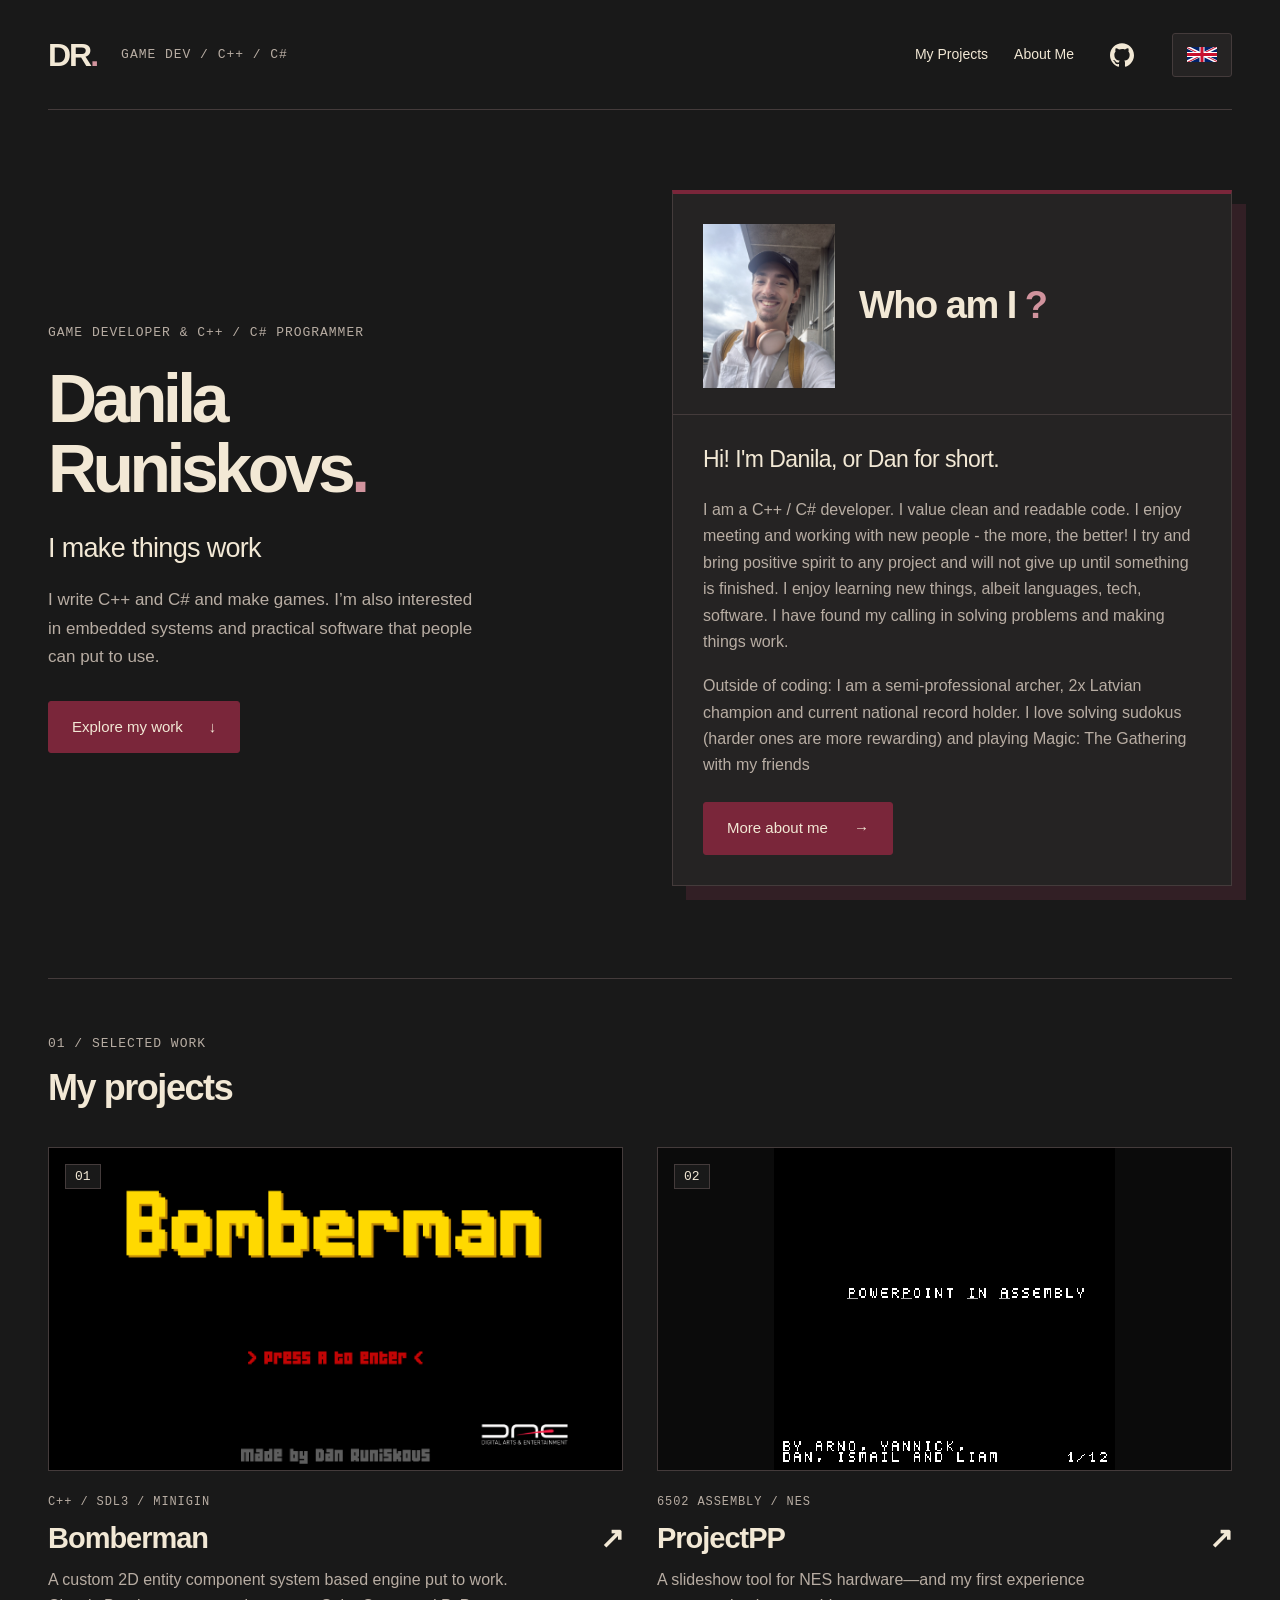
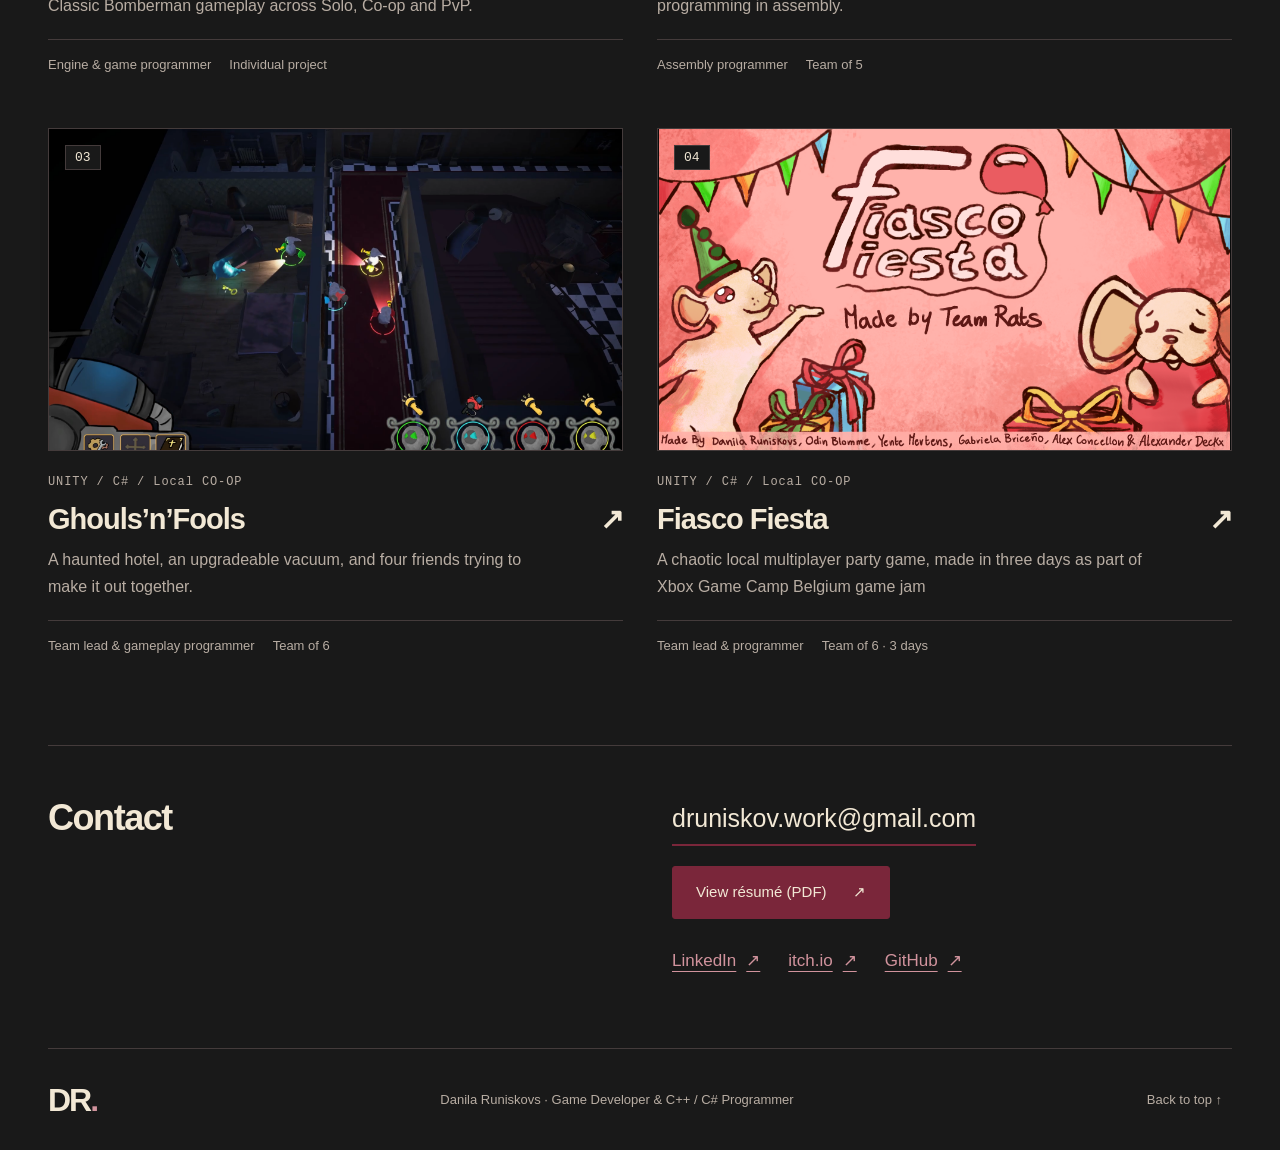
<file: index.html>
<!doctype html>
<html lang="en"><head>
<meta charset="utf-8">
<meta name="viewport" content="width=device-width, initial-scale=1">
<title>Portfolio · Danila Runiskovs</title>
<meta name="description" content="C++ and C# development, game engines and low-level programming. Selected projects by Danila Runiskovs.">
<meta name="theme-color" content="#191919">
<link rel="icon" href="data:image/svg+xml,%3Csvg%20xmlns%3D%22http%3A//www.w3.org/2000/svg%22%20viewBox%3D%220%200%2064%2064%22%3E%3Crect%20width%3D%2264%22%20height%3D%2264%22%20rx%3D%2212%22%20fill%3D%22%237A263A%22/%3E%3Cpath%20d%3D%22M17%2017h12c23%200%2023%2030%200%2030H17zm8%207v16h4c12%200%2012-16%200-16z%22%20fill%3D%22%23F2E8D5%22/%3E%3C/svg%3E">
<link rel="stylesheet" href="styles.css"><script src="language.js?v=2" defer></script>
<link rel="alternate" hreflang="en" href="index.html">
<link rel="alternate" hreflang="fr" href="index-fr.html">
</head><body><a class="skip" href="#main">Skip to content</a>

<header class="header"><a class="brand" href="index.html" aria-label="Danila Runiskovs, home"><span class="monogram">DR<span class="accent">.</span></span><span class="brand-sub">GAME DEV / C++ / C#</span></a>
<nav aria-label="Main navigation"><a href="index.html#work">My Projects</a><a href="about.html">About Me</a><a class="github-link" href="https://github.com/Dan-Runiskovs" aria-label="My GitHub profile" title="GitHub"><svg xmlns="http://www.w3.org/2000/svg" width="24" height="24" viewBox="0 0 24 24" aria-hidden="true" focusable="false"><path fill="currentColor" d="M12 .297C5.37.297 0 5.67 0 12.297c0 5.303 3.438 9.8 8.205 11.385.6.113.82-.258.82-.577 0-.285-.01-1.04-.015-2.04-3.338.724-4.043-1.61-4.043-1.61-.546-1.387-1.333-1.756-1.333-1.756-1.09-.745.083-.729.083-.729 1.205.084 1.838 1.237 1.838 1.237 1.07 1.835 2.809 1.305 3.495.998.108-.776.418-1.305.762-1.605-2.665-.3-5.467-1.334-5.467-5.93 0-1.31.467-2.38 1.235-3.22-.123-.303-.535-1.524.117-3.176 0 0 1.008-.322 3.301 1.23a11.52 11.52 0 0 1 3.003-.404c1.02.005 2.047.138 3.003.404 2.291-1.552 3.297-1.23 3.297-1.23.653 1.652.242 2.873.12 3.176.77.84 1.233 1.91 1.233 3.22 0 4.61-2.807 5.625-5.479 5.921.43.372.823 1.102.823 2.222 0 1.606-.015 2.898-.015 3.293 0 .322.216.694.825.576C20.565 22.092 24 17.592 24 12.297c0-6.627-5.373-12-12-12"/></svg></a></nav>
<div class="language-control"><details class="language-picker"><summary title="Choose language: English" aria-label="Choose language: English"><img src="assets/flag-en.svg" width="30" height="20" alt=""></summary><div class="language-options"><a href="index.html" lang="en" hreflang="en" title="English" aria-label="English" aria-current="true"><img src="assets/flag-en.svg" width="30" height="20" alt=""><span class="sr-only">English</span></a><a href="index-fr.html" lang="fr" hreflang="fr" title="Français" aria-label="Français"><img src="assets/flag-fr.svg" width="30" height="20" alt=""><span class="sr-only">Français</span></a></div></details></div>
</header>

<main id="main">
<section class="hero">
<div class="hero-copy"><p class="eyebrow">GAME DEVELOPER &amp; C++ / C# PROGRAMMER</p>

<h1>Danila<br>Runiskovs<span class="accent">.</span></h1>
<p class="intro">I make things work</p>
<p class="hero-description">I write C++ and C# and make games. I’m also interested in embedded systems and practical software that people can put to use.</p>
<a class="button" href="#work">Explore my work <span aria-hidden="true">↓</span></a></div>
<aside id="about" class="profile-card" aria-labelledby="profile-title">
  <div class="profile-top">
    <div class="profile-portrait"><img src="assets/danila.jpg" alt="Danila smiling outdoors" width="1152" height="2048"></div>
    <div><h2 id="profile-title">Who am I <span class="accent">?</span></h2></div>
  </div>
  <div class="profile-body">
    <p class="profile-intro">Hi! I'm Danila, or Dan for short.</p>
    <p>I am a C++ / C# developer. I value clean and readable code. I enjoy meeting and working with new people - the more, the better! I try and bring positive spirit to any project and will not give up until something is finished. I enjoy learning new things, albeit languages, tech, software. I have found my calling in solving problems and making things work.</p>
    <p>Outside of coding: I am a semi-professional archer, 2x Latvian champion and current national record holder. I love solving sudokus (harder ones are more rewarding) and playing Magic: The Gathering with my friends</p>
    <a class="button" href="about.html">More about me <span aria-hidden="true">→</span></a>
  </div>
</aside></section>

<section id="work" class="work">
<div class="section-heading">
<div><p class="eyebrow">01 / SELECTED WORK</p>

<h2>My projects</h2>
</div>

</div>

<div class="projects">
<article class="project-card bomberman"><a class="project-visual" href="bomberman.html" aria-label="Read about Bomberman"><img src="assets/bomberman-thumbnail.png" alt="Bomberman title screen with a yellow logo and Press A to enter prompt." loading="lazy" width="1280" height="720"><span class="project-number">01</span></a>
<div class="project-copy"><p class="eyebrow">C++ / SDL3 / MINIGIN</p>

<h3><a href="bomberman.html">Bomberman <span aria-hidden="true">↗</span></a></h3>
<p>A custom 2D entity component system based engine put to work. Classic Bomberman gameplay across Solo, Co-op and PvP.</p>

<div class="project-meta"><span>Engine & game programmer</span><span>Individual project</span></div>
</div>
</article>

<article class="project-card projectpp"><a class="project-visual" href="projectpp.html" aria-label="Read about ProjectPP"><img src="assets/projectpp.gif" alt="ProjectPP title slide reading PowerPoint in Assembly, with the five team members credited." loading="lazy" width="1006" height="946"><span class="project-number">02</span></a>
<div class="project-copy"><p class="eyebrow">6502 ASSEMBLY / NES</p>

<h3><a href="projectpp.html">ProjectPP <span aria-hidden="true">↗</span></a></h3>
<p>A slideshow tool for NES hardware—and my first experience programming in assembly.</p>

<div class="project-meta"><span>Assembly programmer</span><span>Team of 5</span></div>
</div>
</article>

<article class="project-card ghouls-and-fools"><a class="project-visual" href="ghouls-and-fools.html" aria-label="Read about Ghouls’n’Fools"><img src="assets/ghouls-and-fools-thumbnail.png" alt="Four players exploring a haunted hotel with flashlights in Ghouls’n’Fools." loading="lazy" width="1920" height="1080"><span class="project-number">03</span></a>
<div class="project-copy"><p class="eyebrow">UNITY / C# / Local CO-OP</p>

<h3><a href="ghouls-and-fools.html">Ghouls’n’Fools <span aria-hidden="true">↗</span></a></h3>
<p>A haunted hotel, an upgradeable vacuum, and four friends trying to make it out together.</p>

<div class="project-meta"><span>Team lead & gameplay programmer</span><span>Team of 6</span></div>
</div>
</article>

<article class="project-card fiasco-fiesta"><a class="project-visual" href="fiasco-fiesta.html" aria-label="Read about Fiasco Fiesta"><img src="assets/fiasco-fiesta.png" alt="Fiasco Fiesta cover artwork from the game’s itch.io page." loading="lazy"><span class="project-number">04</span></a>
<div class="project-copy"><p class="eyebrow">UNITY / C# / Local CO-OP</p>

<h3><a href="fiasco-fiesta.html">Fiasco Fiesta <span aria-hidden="true">↗</span></a></h3>
<p>A chaotic local multiplayer party game, made in three days as part of Xbox Game Camp Belgium game jam</p>

<div class="project-meta"><span>Team lead & programmer</span><span>Team of 6 · 3 days</span></div>
</div>
</article>
</div>
</section>


<section id="contact" class="contact-section" aria-labelledby="contact-heading">
<div><h2 id="contact-heading">Contact</h2></div>
<div class="contact-content">
<a class="contact-email" href="mailto:druniskov.work@gmail.com" aria-label="Email: druniskov.work@gmail.com">druniskov.work@gmail.com</a>
<a class="button resume-link" href="assets/Danila-Runiskovs-Resume.pdf" target="_blank" rel="noopener noreferrer" aria-label="View résumé (PDF, opens in a new tab)">View résumé (PDF) <span aria-hidden="true">↗</span></a>
<ul class="contact-links">
<li><a href="https://www.linkedin.com/in/danila-runiskovs-193727433">LinkedIn <span aria-hidden="true">↗</span></a></li>
<li><a href="https://itch.io/profile/middleguy">itch.io <span aria-hidden="true">↗</span></a></li>
<li><a href="https://github.com/TheMiddleGuy">GitHub <span aria-hidden="true">↗</span></a></li>
</ul>
</div>
</section>
</main>

<footer><a class="brand" href="index.html">DR<span class="accent">.</span></a><span>Danila Runiskovs · Game Developer &amp; C++ / C# Programmer</span><a href="#main">Back to top ↑</a></footer>
</body></html>
</file>
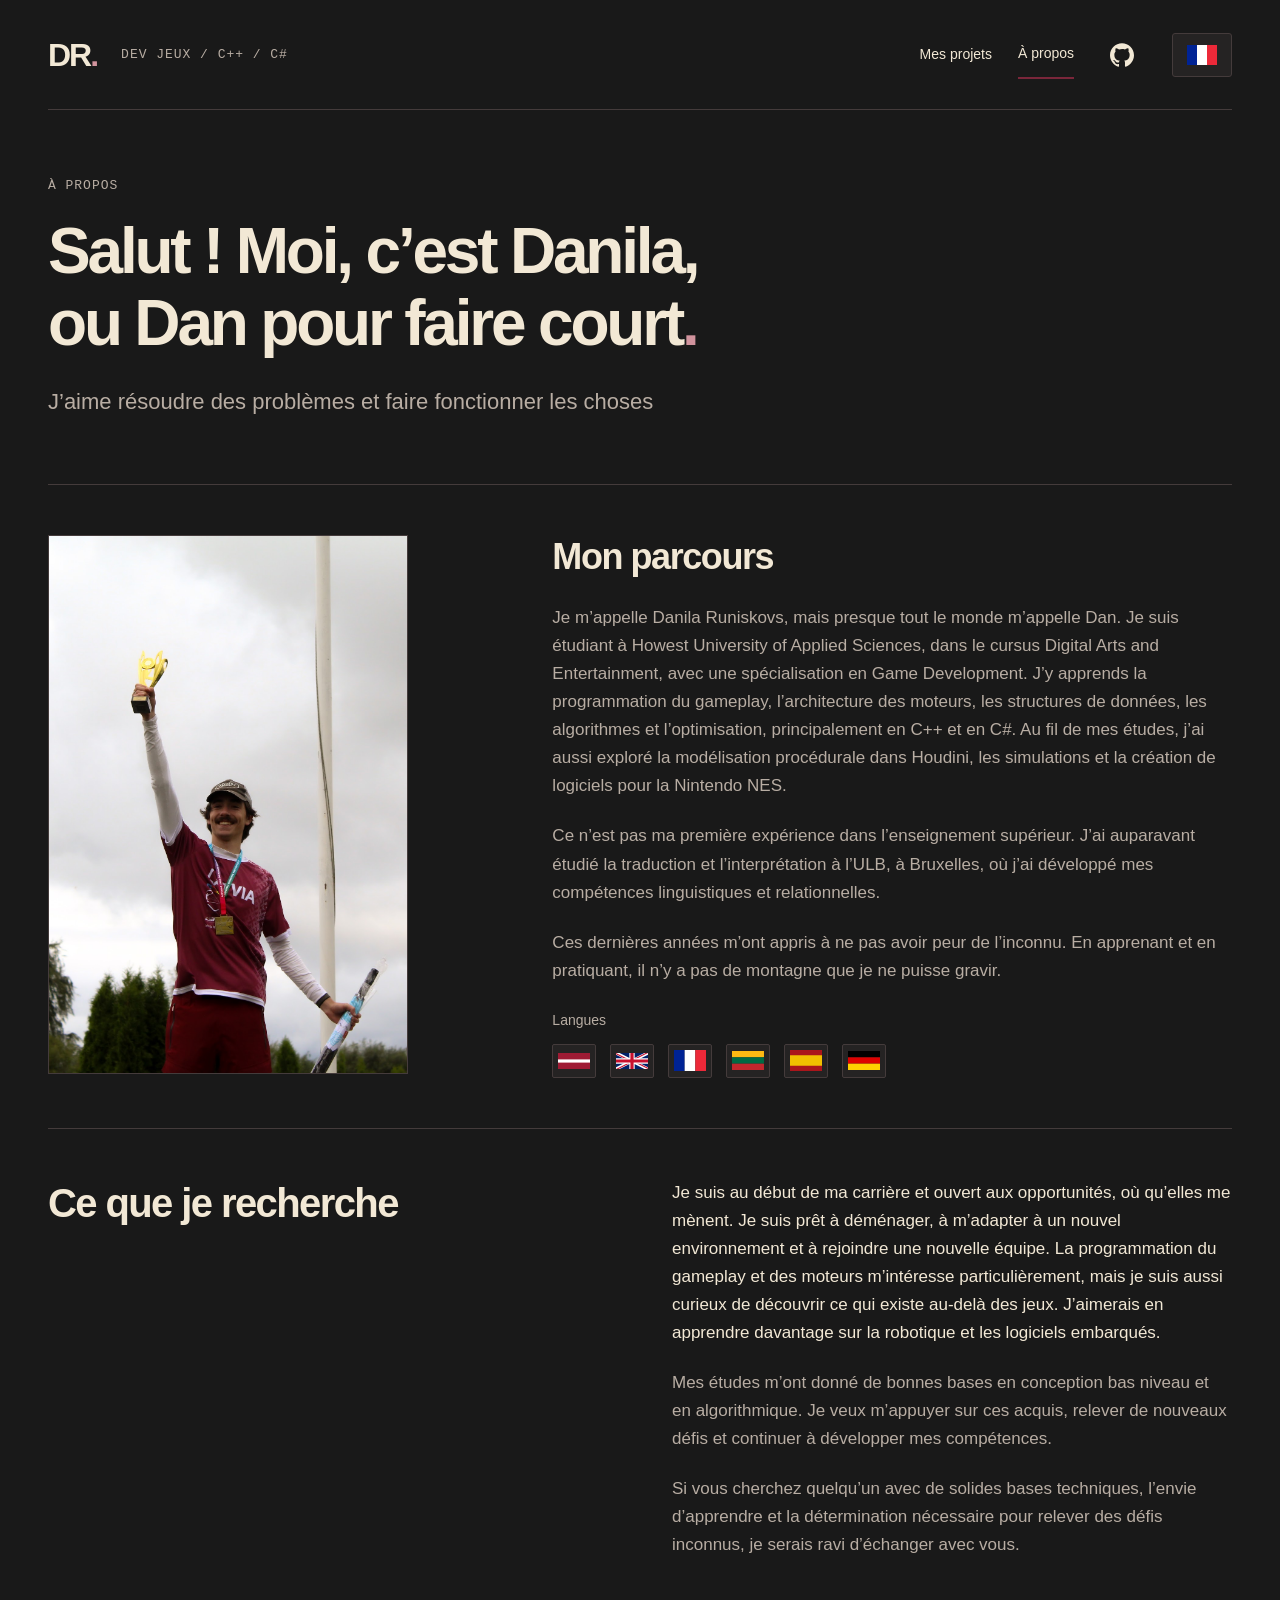
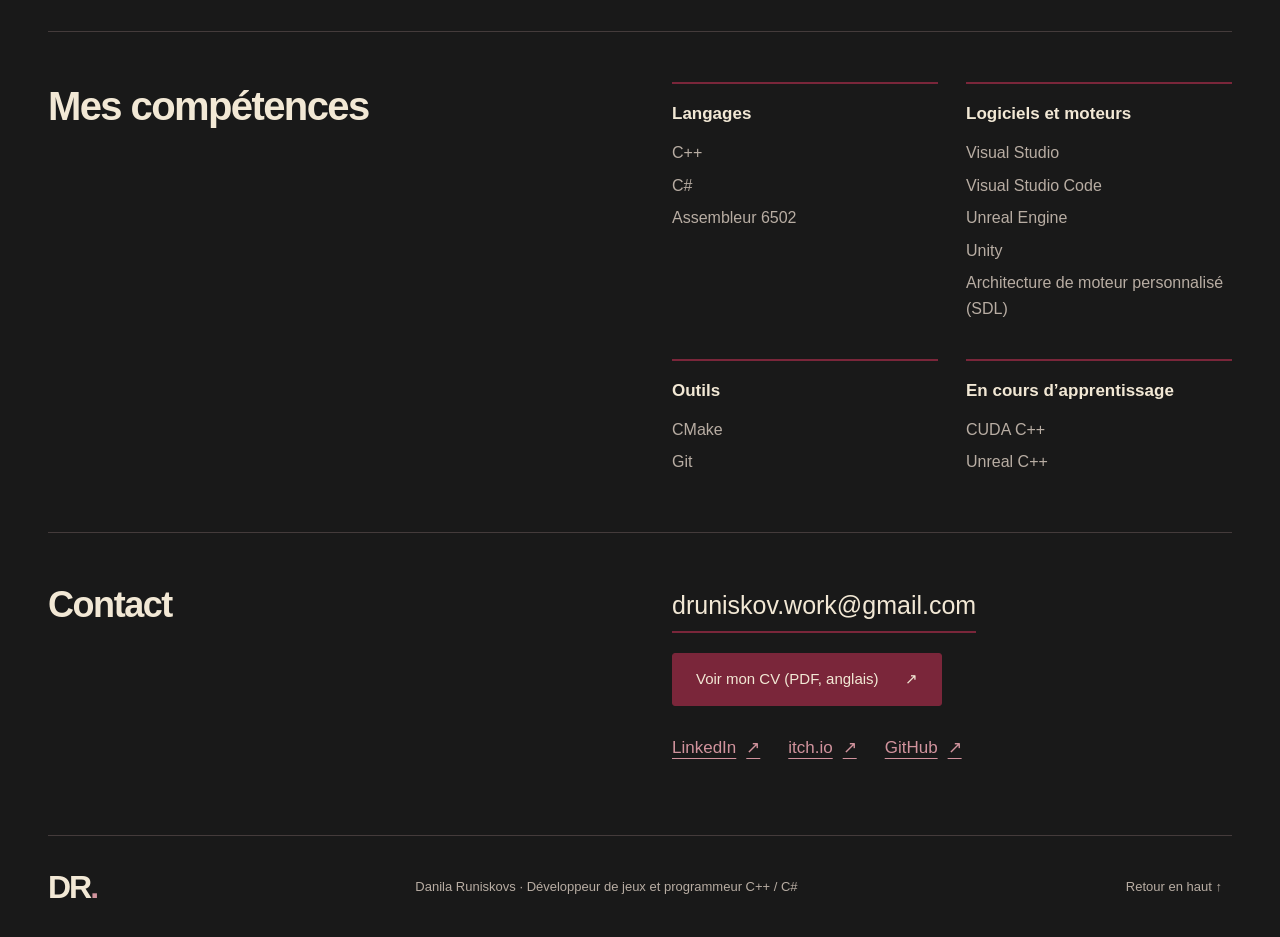
<file: about-fr.html>
<!doctype html>
<html lang="fr"><head>
<meta charset="utf-8">
<meta name="viewport" content="width=device-width, initial-scale=1">
<title>À propos · Danila Runiskovs</title>
<meta name="description" content="À propos de Danila Runiskovs : développement C++ / C#, parcours technique et intérêts au-delà des jeux.">
<meta name="theme-color" content="#191919">
<link rel="icon" href="data:image/svg+xml,%3Csvg%20xmlns%3D%22http%3A//www.w3.org/2000/svg%22%20viewBox%3D%220%200%2064%2064%22%3E%3Crect%20width%3D%2264%22%20height%3D%2264%22%20rx%3D%2212%22%20fill%3D%22%237A263A%22/%3E%3Cpath%20d%3D%22M17%2017h12c23%200%2023%2030%200%2030H17zm8%207v16h4c12%200%2012-16%200-16z%22%20fill%3D%22%23F2E8D5%22/%3E%3C/svg%3E">
<link rel="stylesheet" href="styles.css"><script src="language.js?v=2" defer></script>
<link rel="alternate" hreflang="en" href="about.html">
<link rel="alternate" hreflang="fr" href="about-fr.html">
</head><body><a class="skip" href="#main">Aller au contenu</a>

<header class="header"><a class="brand" href="index-fr.html" aria-label="Danila Runiskovs, accueil"><span class="monogram">DR<span class="accent">.</span></span><span class="brand-sub">DEV JEUX / C++ / C#</span></a>
<nav aria-label="Navigation principale"><a href="index-fr.html#work">Mes projets</a><a href="about-fr.html" aria-current="page">À propos</a><a class="github-link" href="https://github.com/Dan-Runiskovs" aria-label="Mon profil GitHub" title="GitHub"><svg xmlns="http://www.w3.org/2000/svg" width="24" height="24" viewbox="0 0 24 24" aria-hidden="true" focusable="false"><path fill="currentColor" d="M12 .297C5.37.297 0 5.67 0 12.297c0 5.303 3.438 9.8 8.205 11.385.6.113.82-.258.82-.577 0-.285-.01-1.04-.015-2.04-3.338.724-4.043-1.61-4.043-1.61-.546-1.387-1.333-1.756-1.333-1.756-1.09-.745.083-.729.083-.729 1.205.084 1.838 1.237 1.838 1.237 1.07 1.835 2.809 1.305 3.495.998.108-.776.418-1.305.762-1.605-2.665-.3-5.467-1.334-5.467-5.93 0-1.31.467-2.38 1.235-3.22-.123-.303-.535-1.524.117-3.176 0 0 1.008-.322 3.301 1.23a11.52 11.52 0 0 1 3.003-.404c1.02.005 2.047.138 3.003.404 2.291-1.552 3.297-1.23 3.297-1.23.653 1.652.242 2.873.12 3.176.77.84 1.233 1.91 1.233 3.22 0 4.61-2.807 5.625-5.479 5.921.43.372.823 1.102.823 2.222 0 1.606-.015 2.898-.015 3.293 0 .322.216.694.825.576C20.565 22.092 24 17.592 24 12.297c0-6.627-5.373-12-12-12"></path></svg></a></nav>
<div class="language-control"><details class="language-picker"><summary title="Choisir la langue: Français" aria-label="Choisir la langue: Français"><img src="assets/flag-fr.svg" width="30" height="20" alt=""></summary><div class="language-options"><a href="about.html" lang="en" hreflang="en" title="English" aria-label="English"><img src="assets/flag-en.svg" width="30" height="20" alt=""><span class="sr-only">English</span></a><a href="about-fr.html" lang="fr" hreflang="fr" title="Français" aria-label="Français" aria-current="true"><img src="assets/flag-fr.svg" width="30" height="20" alt=""><span class="sr-only">Français</span></a></div></details></div>
</header>

<main id="main" class="about-page">
<section class="about-heading">
<p class="eyebrow">À PROPOS</p>
<h1>Salut ! Moi, c’est Danila,<br>ou Dan pour faire court<span class="accent">.</span></h1>
<p class="detail-intro">J’aime résoudre des problèmes et faire fonctionner les choses</p>
</section>
<section id="my-background" class="biography" aria-labelledby="biography-heading">
<figure class="biography-photo"><img src="assets/danila-archery.jpeg" alt="Dan levant un trophée et portant des médailles et un maillot de tir à l’arc letton." width="1179" height="1767"></figure>
<div class="biography-copy"><h2 id="biography-heading">Mon parcours</h2>
<p>Je m’appelle Danila Runiskovs, mais presque tout le monde m’appelle Dan. Je suis étudiant à Howest University of Applied Sciences, dans le cursus Digital Arts and Entertainment, avec une spécialisation en Game Development. J’y apprends la programmation du gameplay, l’architecture des moteurs, les structures de données, les algorithmes et l’optimisation, principalement en C++ et en C#. Au fil de mes études, j’ai aussi exploré la modélisation procédurale dans Houdini, les simulations et la création de logiciels pour la Nintendo NES.</p><p>Ce n’est pas ma première expérience dans l’enseignement supérieur. J’ai auparavant étudié la traduction et l’interprétation à l’ULB, à Bruxelles, où j’ai développé mes compétences linguistiques et relationnelles.</p><p>Ces dernières années m’ont appris à ne pas avoir peur de l’inconnu. En apprenant et en pratiquant, il n’y a pas de montagne que je ne puisse gravir.</p>
<div class="spoken-languages"><h3>Langues</h3><ul><li title="Letton"><img src="assets/flag-lv.svg" width="32" height="22" alt="Letton"></li><li title="Anglais"><img src="assets/flag-en.svg" width="32" height="22" alt="Anglais"></li><li title="Français"><img src="assets/flag-fr.svg" width="32" height="22" alt="Français"></li><li title="Lituanien"><img src="assets/flag-lt.svg" width="32" height="22" alt="Lituanien"></li><li title="Espagnol"><img src="assets/flag-es.svg" width="32" height="22" alt="Espagnol"></li><li title="Allemand"><img src="assets/flag-de.svg" width="32" height="22" alt="Allemand"></li></ul></div>
</div></section>
<section id="looking-for" class="about" aria-labelledby="looking-heading"><div><h2 id="looking-heading">Ce que je recherche</h2></div><div class="about-copy"><p>Je suis au début de ma carrière et ouvert aux opportunités, où qu’elles me mènent. Je suis prêt à déménager, à m’adapter à un nouvel environnement et à rejoindre une nouvelle équipe. La programmation du gameplay et des moteurs m’intéresse particulièrement, mais je suis aussi curieux de découvrir ce qui existe au-delà des jeux. J’aimerais en apprendre davantage sur la robotique et les logiciels embarqués.</p><p>Mes études m’ont donné de bonnes bases en conception bas niveau et en algorithmique. Je veux m’appuyer sur ces acquis, relever de nouveaux défis et continuer à développer mes compétences.</p><p>Si vous cherchez quelqu’un avec de solides bases techniques, l’envie d’apprendre et la détermination nécessaire pour relever des défis inconnus, je serais ravi d’échanger avec vous.</p></div></section>
<section id="skills" class="about skills-section" aria-labelledby="skills-heading"><div><h2 id="skills-heading">Mes compétences</h2></div><dl class="skills-groups"><div class="skills-group"><dt>Langages</dt><dd><ul><li>C++</li><li>C#</li><li>Assembleur 6502</li></ul></dd></div><div class="skills-group"><dt>Logiciels et moteurs</dt><dd><ul><li>Visual Studio</li><li>Visual Studio Code</li><li>Unreal Engine</li><li>Unity</li><li>Architecture de moteur personnalisé (SDL)</li></ul></dd></div><div class="skills-group"><dt>Outils</dt><dd><ul><li>CMake</li><li>Git</li></ul></dd></div><div class="skills-group"><dt>En cours d’apprentissage</dt><dd><ul><li>CUDA C++</li><li>Unreal C++</li></ul></dd></div></dl></section>
<section id="contact" class="contact-section" aria-labelledby="contact-heading">
<div><h2 id="contact-heading">Contact</h2></div>
<div class="contact-content">
<a class="contact-email" href="mailto:druniskov.work@gmail.com" aria-label="E-mail: druniskov.work@gmail.com">druniskov.work@gmail.com</a>
<a class="button resume-link" href="assets/Danila-Runiskovs-Resume.pdf" target="_blank" rel="noopener noreferrer" aria-label="Voir mon CV en anglais (PDF, nouvel onglet)">Voir mon CV (PDF, anglais) <span aria-hidden="true">↗</span></a>
<ul class="contact-links">
<li><a href="https://www.linkedin.com/in/danila-runiskovs-193727433">LinkedIn <span aria-hidden="true">↗</span></a></li>
<li><a href="https://itch.io/profile/middleguy">itch.io <span aria-hidden="true">↗</span></a></li>
<li><a href="https://github.com/TheMiddleGuy">GitHub <span aria-hidden="true">↗</span></a></li>
</ul>
</div>
</section>
</main>
<footer><a class="brand" href="index-fr.html">DR<span class="accent">.</span></a><span>Danila Runiskovs · Développeur de jeux et programmeur C++ / C#</span><a href="#main">Retour en haut ↑</a></footer>
</body></html>
</file>
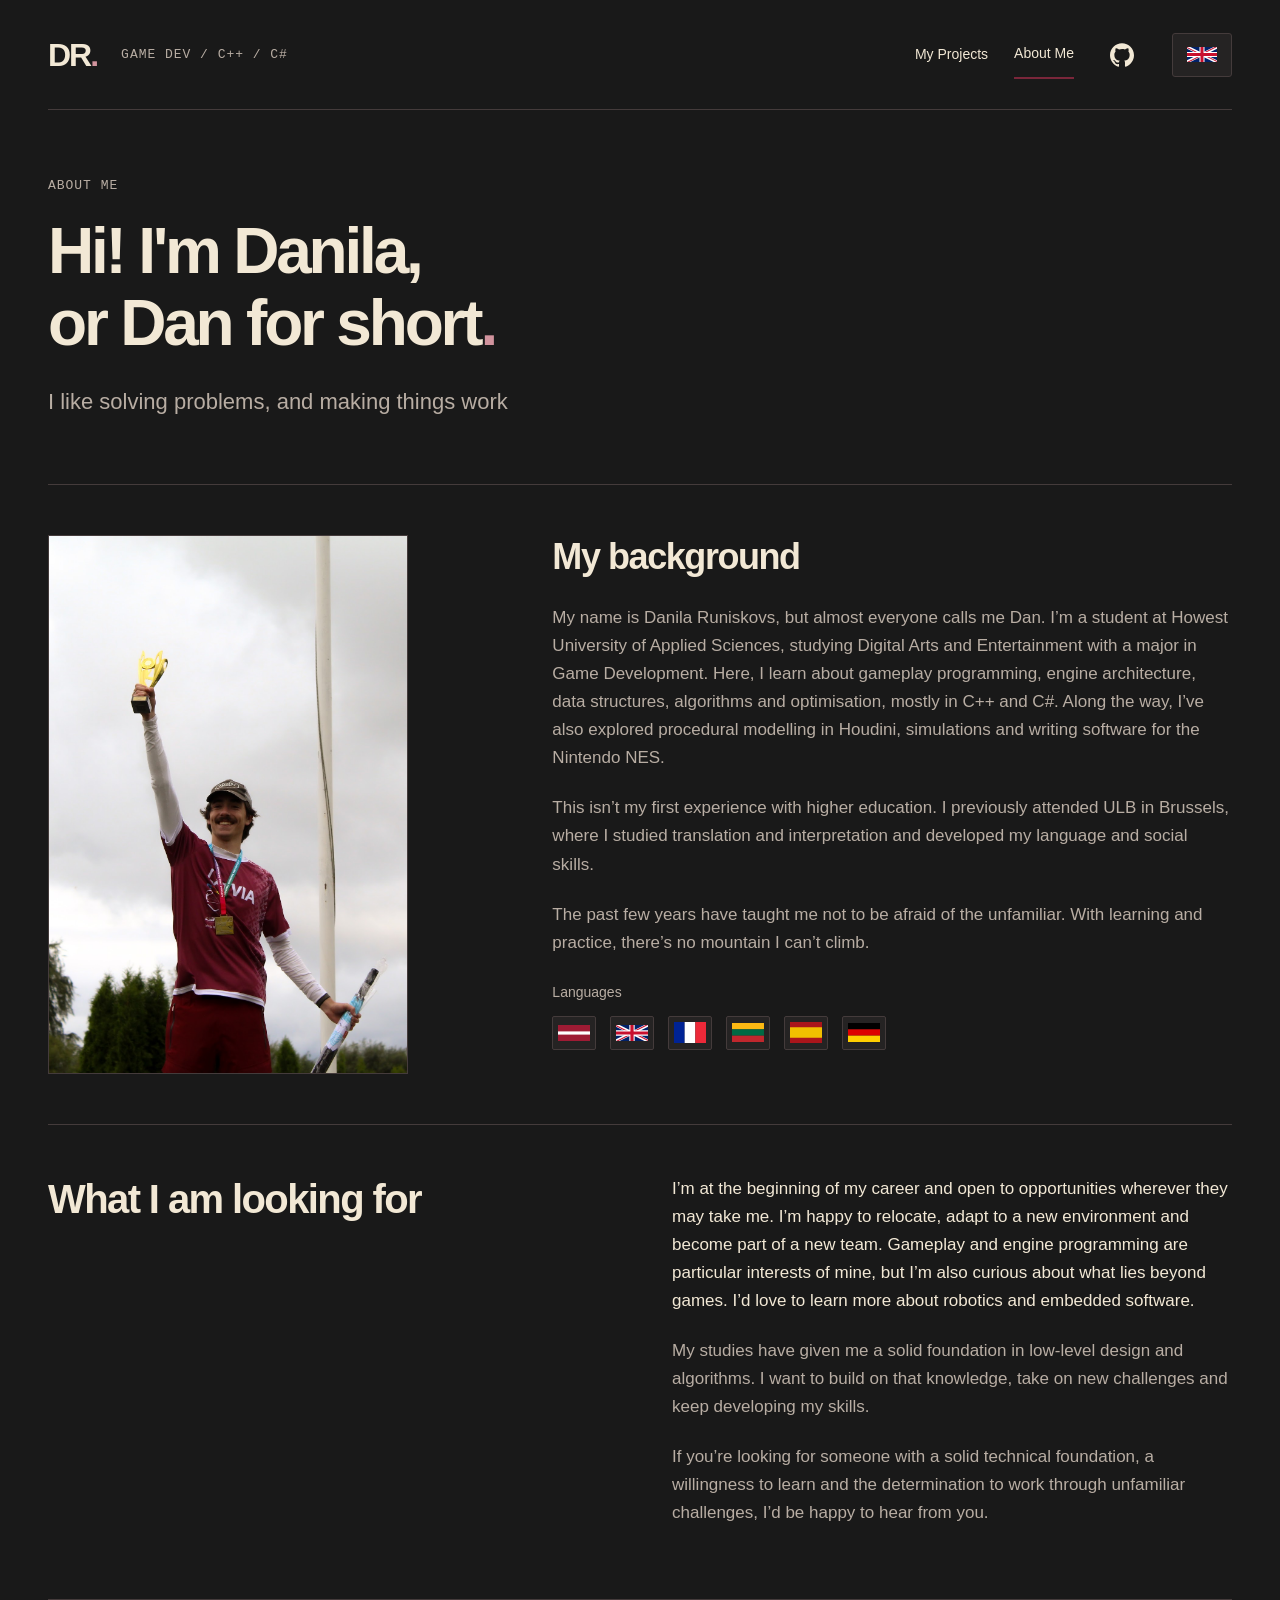
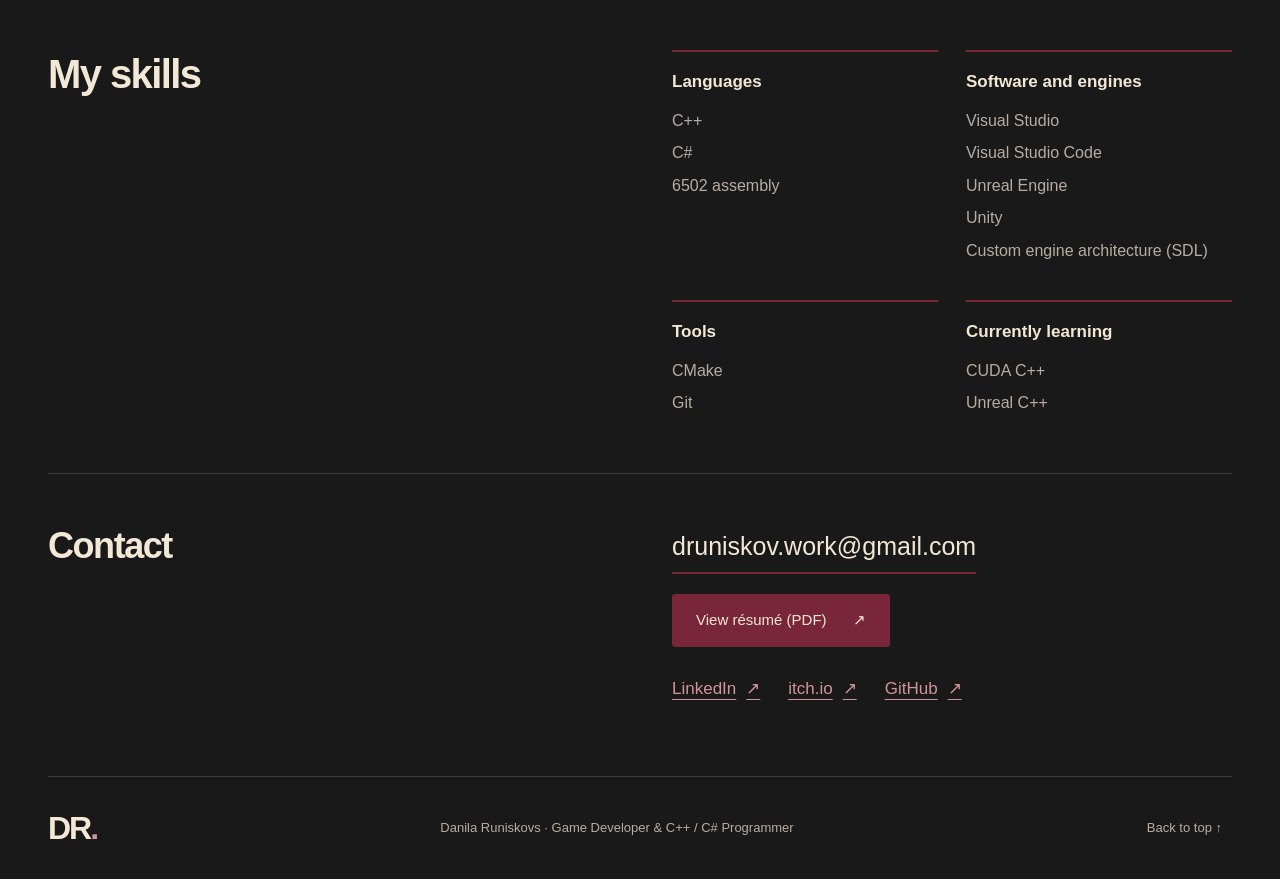
<file: about.html>
<!doctype html>
<html lang="en"><head>
<meta charset="utf-8">
<meta name="viewport" content="width=device-width, initial-scale=1">
<title>About Me · Danila Runiskovs</title>
<meta name="description" content="About Danila Runiskovs: C++ / C# development, technical background and interests beyond games.">
<meta name="theme-color" content="#191919">
<link rel="icon" href="data:image/svg+xml,%3Csvg%20xmlns%3D%22http%3A//www.w3.org/2000/svg%22%20viewBox%3D%220%200%2064%2064%22%3E%3Crect%20width%3D%2264%22%20height%3D%2264%22%20rx%3D%2212%22%20fill%3D%22%237A263A%22/%3E%3Cpath%20d%3D%22M17%2017h12c23%200%2023%2030%200%2030H17zm8%207v16h4c12%200%2012-16%200-16z%22%20fill%3D%22%23F2E8D5%22/%3E%3C/svg%3E">
<link rel="stylesheet" href="styles.css"><script src="language.js?v=2" defer></script>
<link rel="alternate" hreflang="en" href="about.html">
<link rel="alternate" hreflang="fr" href="about-fr.html">
</head><body><a class="skip" href="#main">Skip to content</a>

<header class="header"><a class="brand" href="index.html" aria-label="Danila Runiskovs, home"><span class="monogram">DR<span class="accent">.</span></span><span class="brand-sub">GAME DEV / C++ / C#</span></a>
<nav aria-label="Main navigation"><a href="index.html#work">My Projects</a><a href="about.html" aria-current="page">About Me</a><a class="github-link" href="https://github.com/Dan-Runiskovs" aria-label="My GitHub profile" title="GitHub"><svg xmlns="http://www.w3.org/2000/svg" width="24" height="24" viewBox="0 0 24 24" aria-hidden="true" focusable="false"><path fill="currentColor" d="M12 .297C5.37.297 0 5.67 0 12.297c0 5.303 3.438 9.8 8.205 11.385.6.113.82-.258.82-.577 0-.285-.01-1.04-.015-2.04-3.338.724-4.043-1.61-4.043-1.61-.546-1.387-1.333-1.756-1.333-1.756-1.09-.745.083-.729.083-.729 1.205.084 1.838 1.237 1.838 1.237 1.07 1.835 2.809 1.305 3.495.998.108-.776.418-1.305.762-1.605-2.665-.3-5.467-1.334-5.467-5.93 0-1.31.467-2.38 1.235-3.22-.123-.303-.535-1.524.117-3.176 0 0 1.008-.322 3.301 1.23a11.52 11.52 0 0 1 3.003-.404c1.02.005 2.047.138 3.003.404 2.291-1.552 3.297-1.23 3.297-1.23.653 1.652.242 2.873.12 3.176.77.84 1.233 1.91 1.233 3.22 0 4.61-2.807 5.625-5.479 5.921.43.372.823 1.102.823 2.222 0 1.606-.015 2.898-.015 3.293 0 .322.216.694.825.576C20.565 22.092 24 17.592 24 12.297c0-6.627-5.373-12-12-12"/></svg></a></nav>
<div class="language-control"><details class="language-picker"><summary title="Choose language: English" aria-label="Choose language: English"><img src="assets/flag-en.svg" width="30" height="20" alt=""></summary><div class="language-options"><a href="about.html" lang="en" hreflang="en" title="English" aria-label="English" aria-current="true"><img src="assets/flag-en.svg" width="30" height="20" alt=""><span class="sr-only">English</span></a><a href="about-fr.html" lang="fr" hreflang="fr" title="Français" aria-label="Français"><img src="assets/flag-fr.svg" width="30" height="20" alt=""><span class="sr-only">Français</span></a></div></details></div>
</header>

<main id="main" class="about-page">
<section class="about-heading">
<p class="eyebrow">ABOUT ME</p>
<h1>Hi! I'm Danila,<br>or Dan for short<span class="accent">.</span></h1>
<p class="detail-intro">I like solving problems, and making things work</p>
</section>
<section id="my-background" class="biography" aria-labelledby="biography-heading">
<figure class="biography-photo"><img src="assets/danila-archery.jpeg" alt="Dan holding up a trophy and wearing medals in a Latvia archery shirt." width="1179" height="1767"></figure>
<div class="biography-copy"><h2 id="biography-heading">My background</h2>
<p>My name is Danila Runiskovs, but almost everyone calls me Dan. I’m a student at Howest University of Applied Sciences, studying Digital Arts and Entertainment with a major in Game Development. Here, I learn about gameplay programming, engine architecture, data structures, algorithms and optimisation, mostly in C++ and C#. Along the way, I’ve also explored procedural modelling in Houdini, simulations and writing software for the Nintendo NES.</p><p>This isn’t my first experience with higher education. I previously attended ULB in Brussels, where I studied translation and interpretation and developed my language and social skills.</p><p>The past few years have taught me not to be afraid of the unfamiliar. With learning and practice, there’s no mountain I can’t climb.</p>
<div class="spoken-languages"><h3>Languages</h3><ul><li title="Latvian"><img src="assets/flag-lv.svg" width="32" height="22" alt="Latvian"></li><li title="English"><img src="assets/flag-en.svg" width="32" height="22" alt="English"></li><li title="French"><img src="assets/flag-fr.svg" width="32" height="22" alt="French"></li><li title="Lithuanian"><img src="assets/flag-lt.svg" width="32" height="22" alt="Lithuanian"></li><li title="Spanish"><img src="assets/flag-es.svg" width="32" height="22" alt="Spanish"></li><li title="German"><img src="assets/flag-de.svg" width="32" height="22" alt="German"></li></ul></div>
</div></section>
<section id="looking-for" class="about" aria-labelledby="looking-heading"><div><h2 id="looking-heading">What I am looking for</h2></div><div class="about-copy"><p>I’m at the beginning of my career and open to opportunities wherever they may take me. I’m happy to relocate, adapt to a new environment and become part of a new team. Gameplay and engine programming are particular interests of mine, but I’m also curious about what lies beyond games. I’d love to learn more about robotics and embedded software.</p><p>My studies have given me a solid foundation in low-level design and algorithms. I want to build on that knowledge, take on new challenges and keep developing my skills.</p><p>If you’re looking for someone with a solid technical foundation, a willingness to learn and the determination to work through unfamiliar challenges, I’d be happy to hear from you.</p></div></section>
<section id="skills" class="about skills-section" aria-labelledby="skills-heading"><div><h2 id="skills-heading">My skills</h2></div><dl class="skills-groups"><div class="skills-group"><dt>Languages</dt><dd><ul><li>C++</li><li>C#</li><li>6502 assembly</li></ul></dd></div><div class="skills-group"><dt>Software and engines</dt><dd><ul><li>Visual Studio</li><li>Visual Studio Code</li><li>Unreal Engine</li><li>Unity</li><li>Custom engine architecture (SDL)</li></ul></dd></div><div class="skills-group"><dt>Tools</dt><dd><ul><li>CMake</li><li>Git</li></ul></dd></div><div class="skills-group"><dt>Currently learning</dt><dd><ul><li>CUDA C++</li><li>Unreal C++</li></ul></dd></div></dl></section>
<section id="contact" class="contact-section" aria-labelledby="contact-heading">
<div><h2 id="contact-heading">Contact</h2></div>
<div class="contact-content">
<a class="contact-email" href="mailto:druniskov.work@gmail.com" aria-label="Email: druniskov.work@gmail.com">druniskov.work@gmail.com</a>
<a class="button resume-link" href="assets/Danila-Runiskovs-Resume.pdf" target="_blank" rel="noopener noreferrer" aria-label="View résumé (PDF, opens in a new tab)">View résumé (PDF) <span aria-hidden="true">↗</span></a>
<ul class="contact-links">
<li><a href="https://www.linkedin.com/in/danila-runiskovs-193727433">LinkedIn <span aria-hidden="true">↗</span></a></li>
<li><a href="https://itch.io/profile/middleguy">itch.io <span aria-hidden="true">↗</span></a></li>
<li><a href="https://github.com/TheMiddleGuy">GitHub <span aria-hidden="true">↗</span></a></li>
</ul>
</div>
</section>
</main>
<footer><a class="brand" href="index.html">DR<span class="accent">.</span></a><span>Danila Runiskovs · Game Developer &amp; C++ / C# Programmer</span><a href="#main">Back to top ↑</a></footer>
</body></html>
</file>
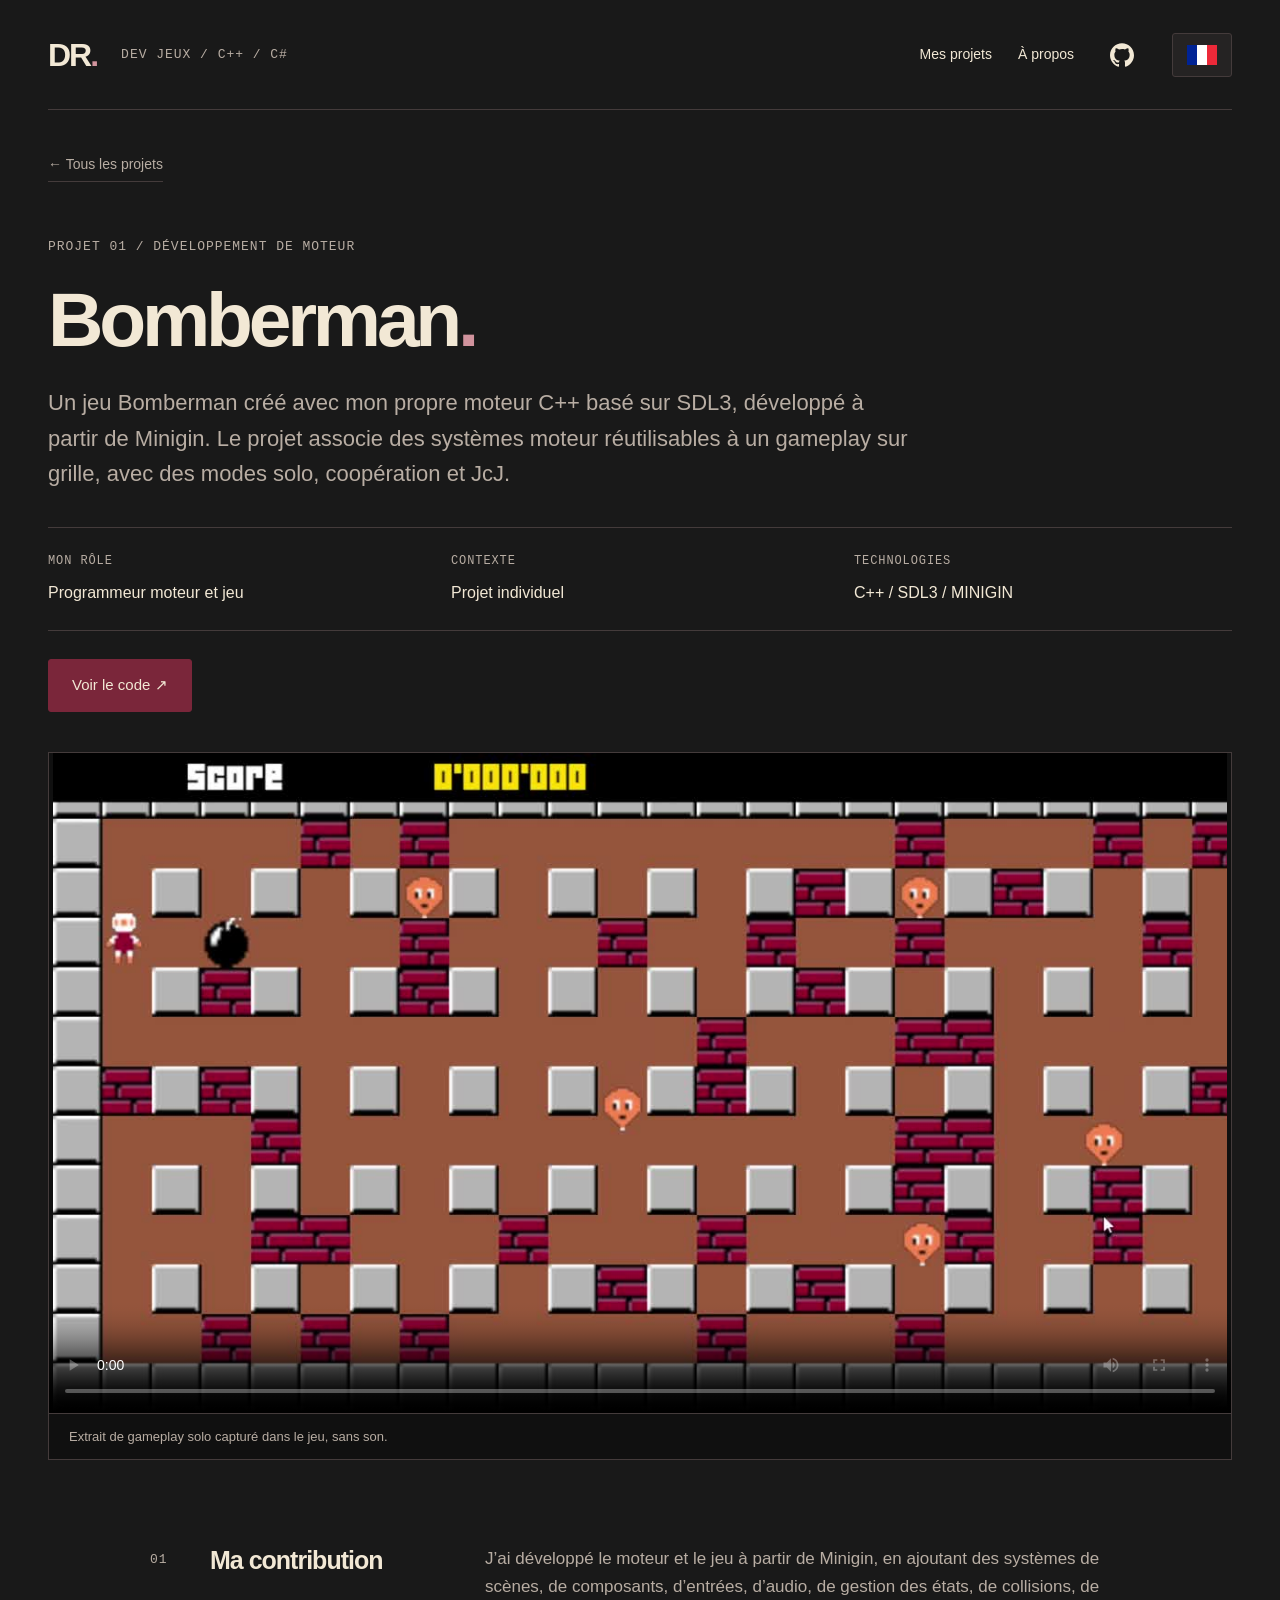
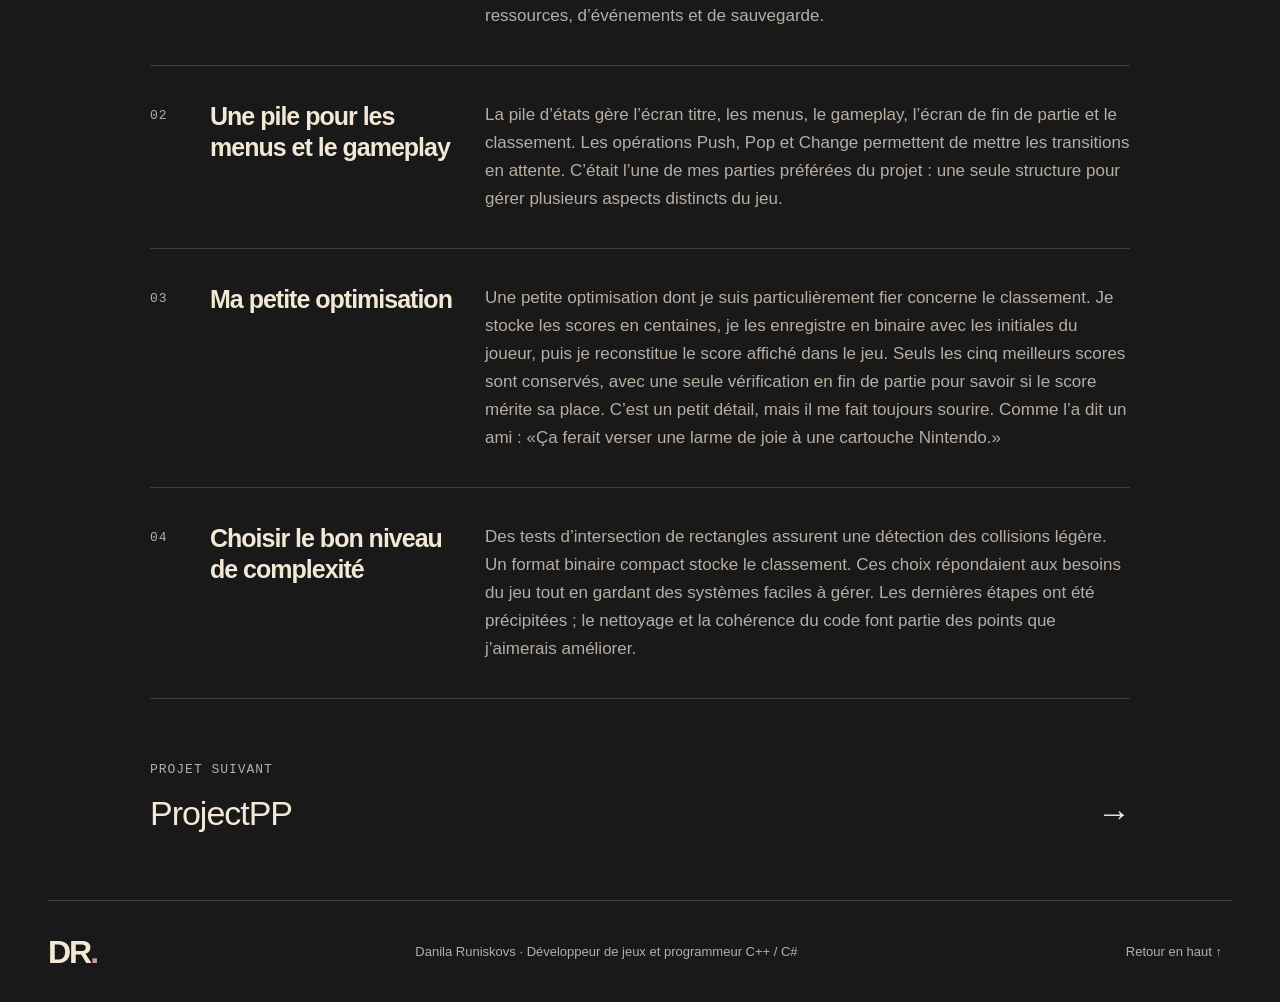
<file: bomberman-fr.html>
<!doctype html>
<html lang="fr"><head>
<meta charset="utf-8">
<meta name="viewport" content="width=device-width, initial-scale=1">
<title>Bomberman · Danila Runiskovs</title>
<meta name="description" content="Un jeu Bomberman créé avec mon propre moteur C++ basé sur SDL3, développé à partir de Minigin. Le projet associe des systèmes moteur réutilisables à un gameplay sur grille, avec des modes solo, coopération et JcJ.">
<meta name="theme-color" content="#191919">
<link rel="icon" href="data:image/svg+xml,%3Csvg%20xmlns%3D%22http%3A//www.w3.org/2000/svg%22%20viewBox%3D%220%200%2064%2064%22%3E%3Crect%20width%3D%2264%22%20height%3D%2264%22%20rx%3D%2212%22%20fill%3D%22%237A263A%22/%3E%3Cpath%20d%3D%22M17%2017h12c23%200%2023%2030%200%2030H17zm8%207v16h4c12%200%2012-16%200-16z%22%20fill%3D%22%23F2E8D5%22/%3E%3C/svg%3E">
<link rel="stylesheet" href="styles.css"><script src="language.js?v=2" defer></script>
<link rel="alternate" hreflang="en" href="bomberman.html">
<link rel="alternate" hreflang="fr" href="bomberman-fr.html">
</head><body><a class="skip" href="#main">Aller au contenu</a>

<header class="header"><a class="brand" href="index-fr.html" aria-label="Danila Runiskovs, accueil"><span class="monogram">DR<span class="accent">.</span></span><span class="brand-sub">DEV JEUX / C++ / C#</span></a>
<nav aria-label="Navigation principale"><a href="index-fr.html#work">Mes projets</a><a href="about-fr.html">À propos</a><a class="github-link" href="https://github.com/Dan-Runiskovs" aria-label="Mon profil GitHub" title="GitHub"><svg xmlns="http://www.w3.org/2000/svg" width="24" height="24" viewbox="0 0 24 24" aria-hidden="true" focusable="false"><path fill="currentColor" d="M12 .297C5.37.297 0 5.67 0 12.297c0 5.303 3.438 9.8 8.205 11.385.6.113.82-.258.82-.577 0-.285-.01-1.04-.015-2.04-3.338.724-4.043-1.61-4.043-1.61-.546-1.387-1.333-1.756-1.333-1.756-1.09-.745.083-.729.083-.729 1.205.084 1.838 1.237 1.838 1.237 1.07 1.835 2.809 1.305 3.495.998.108-.776.418-1.305.762-1.605-2.665-.3-5.467-1.334-5.467-5.93 0-1.31.467-2.38 1.235-3.22-.123-.303-.535-1.524.117-3.176 0 0 1.008-.322 3.301 1.23a11.52 11.52 0 0 1 3.003-.404c1.02.005 2.047.138 3.003.404 2.291-1.552 3.297-1.23 3.297-1.23.653 1.652.242 2.873.12 3.176.77.84 1.233 1.91 1.233 3.22 0 4.61-2.807 5.625-5.479 5.921.43.372.823 1.102.823 2.222 0 1.606-.015 2.898-.015 3.293 0 .322.216.694.825.576C20.565 22.092 24 17.592 24 12.297c0-6.627-5.373-12-12-12"></path></svg></a></nav>
<div class="language-control"><details class="language-picker"><summary title="Choisir la langue: Français" aria-label="Choisir la langue: Français"><img src="assets/flag-fr.svg" width="30" height="20" alt=""></summary><div class="language-options"><a href="bomberman.html" lang="en" hreflang="en" title="English" aria-label="English"><img src="assets/flag-en.svg" width="30" height="20" alt=""><span class="sr-only">English</span></a><a href="bomberman-fr.html" lang="fr" hreflang="fr" title="Français" aria-label="Français" aria-current="true"><img src="assets/flag-fr.svg" width="30" height="20" alt=""><span class="sr-only">Français</span></a></div></details></div>
</header>

<main id="main" class="detail"><a class="back-link" href="index-fr.html#work">← Tous les projets</a>
<div class="detail-heading"><p class="eyebrow">PROJET 01 / DÉVELOPPEMENT DE MOTEUR</p>

<h1>Bomberman<span class="accent">.</span></h1>
<p class="detail-intro">Un jeu Bomberman créé avec mon propre moteur C++ basé sur SDL3, développé à partir de Minigin. Le projet associe des systèmes moteur réutilisables à un gameplay sur grille, avec des modes solo, coopération et JcJ.</p>
</div>

<dl class="facts">
<div><dt>MON RÔLE</dt><dd>Programmeur moteur et jeu</dd></div>

<div><dt>CONTEXTE</dt><dd>Projet individuel</dd></div>

<div><dt>TECHNOLOGIES</dt><dd>C++ / SDL3 / MINIGIN</dd></div>
</dl>

<div class="project-links"><a class="button" href="https://github.com/Dan-Runiskovs/2GD10_Prog4_Bomberman">Voir le code ↗</a></div>

<figure class="detail-media"><video controls playsinline preload="metadata" poster="assets/bomberman.jpg" width="960" height="540" aria-label="Extrait de gameplay de Bomberman sans son"><source src="assets/bomberman-gameplay.mp4" type="video/mp4">Votre navigateur ne prend pas en charge la vidéo. <a href="assets/bomberman-gameplay.mp4">Télécharger l’extrait de gameplay.</a></video>
<figcaption>Extrait de gameplay solo capturé dans le jeu, sans son.</figcaption></figure>

<div class="case-study">
<section class="case-section"><p class="eyebrow">01</p>

<h2>Ma contribution</h2>
<p>J’ai développé le moteur et le jeu à partir de Minigin, en ajoutant des systèmes de scènes, de composants, d’entrées, d’audio, de gestion des états, de collisions, de ressources, d’événements et de sauvegarde.</p>
</section>

<section class="case-section"><p class="eyebrow">02</p>

<h2>Une pile pour les menus et le gameplay</h2>
<p>La pile d’états gère l’écran titre, les menus, le gameplay, l’écran de fin de partie et le classement. Les opérations Push, Pop et Change permettent de mettre les transitions en attente. C’était l’une de mes parties préférées du projet : une seule structure pour gérer plusieurs aspects distincts du jeu.</p>
</section>

<section class="case-section"><p class="eyebrow">03</p>
<h2>Ma petite optimisation</h2>
<p>Une petite optimisation dont je suis particulièrement fier concerne le classement. Je stocke les scores en centaines, je les enregistre en binaire avec les initiales du joueur, puis je reconstitue le score affiché dans le jeu. Seuls les cinq meilleurs scores sont conservés, avec une seule vérification en fin de partie pour savoir si le score mérite sa place. C’est un petit détail, mais il me fait toujours sourire. Comme l’a dit un ami : <q>Ça ferait verser une larme de joie à une cartouche Nintendo.</q></p>
</section>

<section class="case-section"><p class="eyebrow">04</p>

<h2>Choisir le bon niveau de complexité</h2>
<p>Des tests d’intersection de rectangles assurent une détection des collisions légère. Un format binaire compact stocke le classement. Ces choix répondaient aux besoins du jeu tout en gardant des systèmes faciles à gérer. Les dernières étapes ont été précipitées ; le nettoyage et la cohérence du code font partie des points que j’aimerais améliorer.</p>
</section>
</div>
<a class="next-project" href="projectpp-fr.html"><span class="eyebrow">PROJET SUIVANT</span><span>ProjectPP <span aria-hidden="true">→</span></span></a></main>

<footer><a class="brand" href="index-fr.html">DR<span class="accent">.</span></a><span>Danila Runiskovs · Développeur de jeux et programmeur C++ / C#</span><a href="#main">Retour en haut ↑</a></footer>
</body></html>
</file>
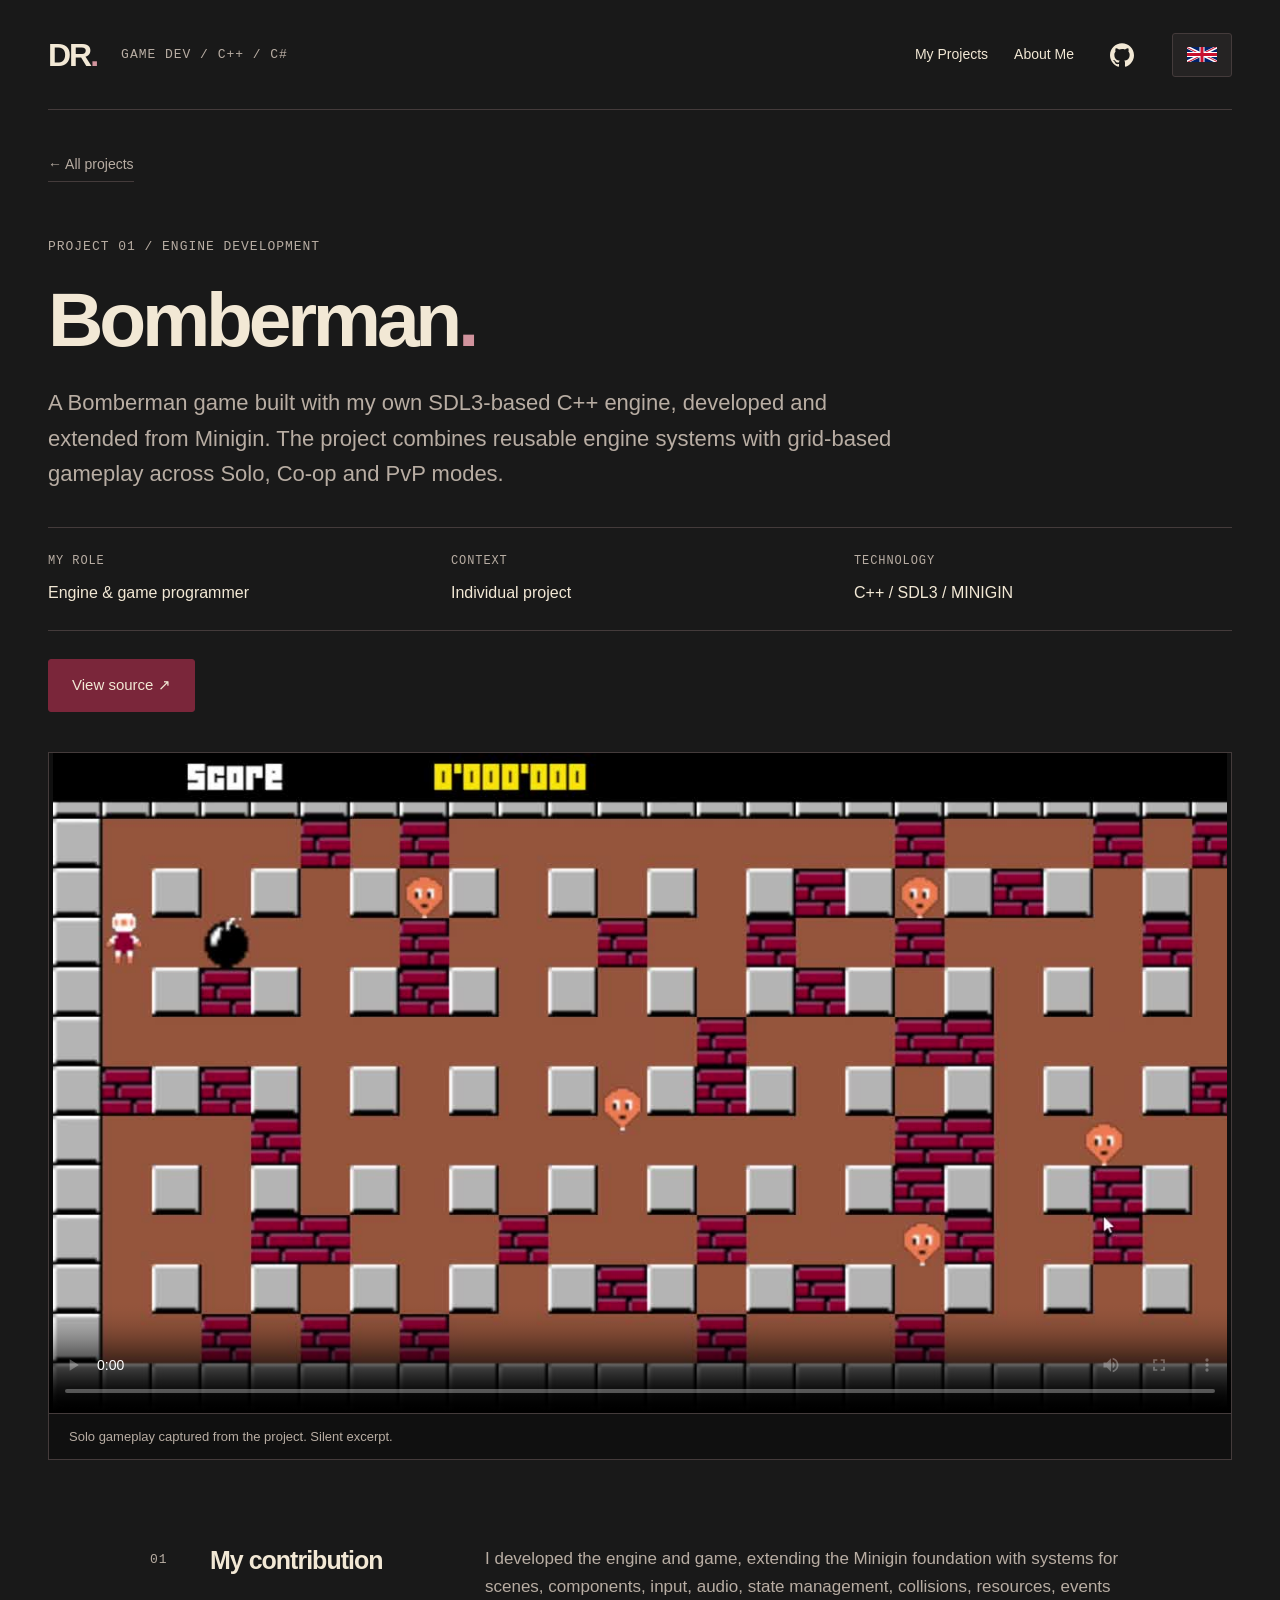
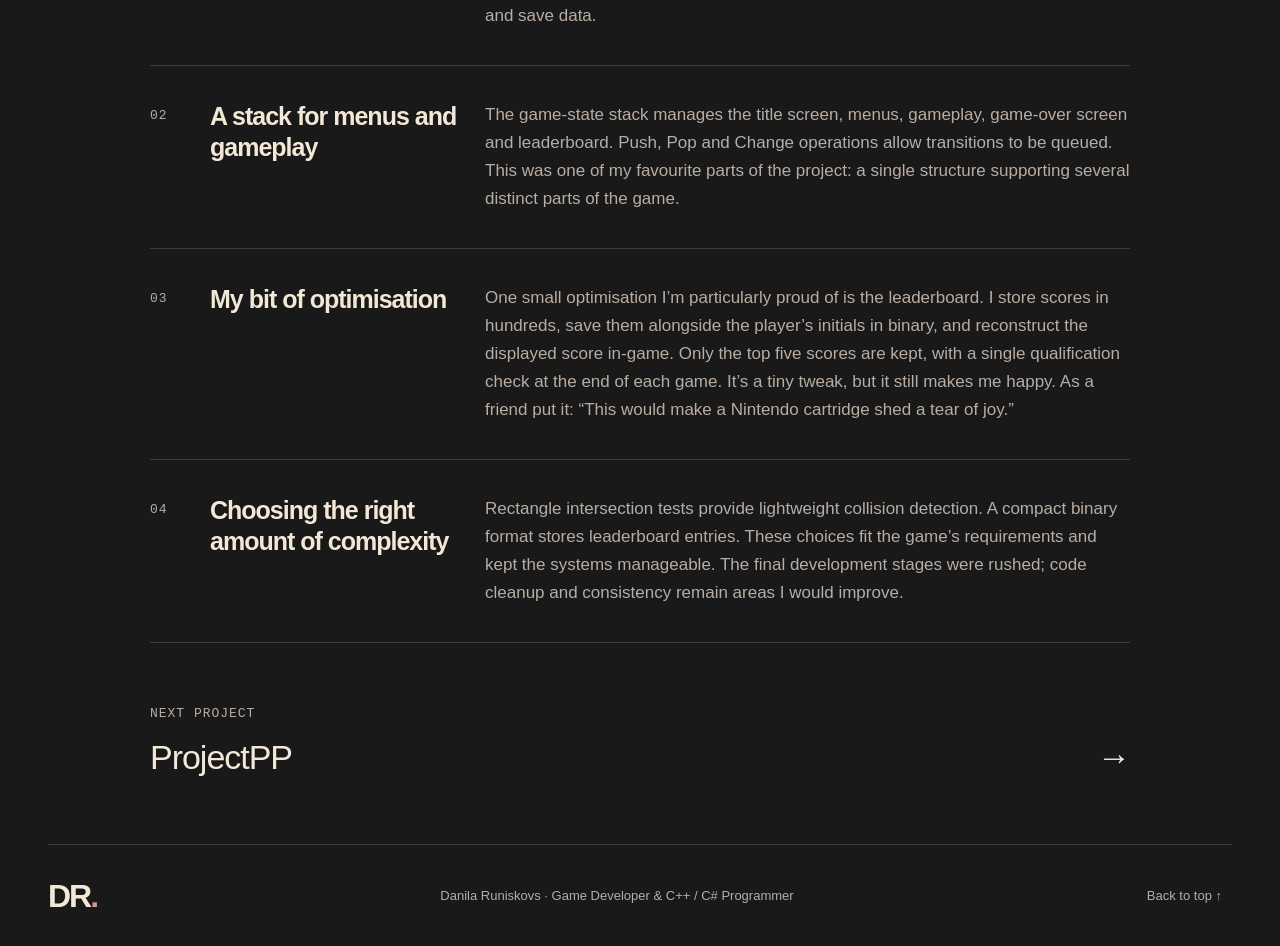
<file: bomberman.html>
<!doctype html>
<html lang="en"><head>
<meta charset="utf-8">
<meta name="viewport" content="width=device-width, initial-scale=1">
<title>Bomberman · Danila Runiskovs</title>
<meta name="description" content="A Bomberman game built with my own SDL3-based C++ engine, developed and extended from Minigin. The project combines reusable engine systems with grid-based gameplay across Solo, Co-op and PvP modes.">
<meta name="theme-color" content="#191919">
<link rel="icon" href="data:image/svg+xml,%3Csvg%20xmlns%3D%22http%3A//www.w3.org/2000/svg%22%20viewBox%3D%220%200%2064%2064%22%3E%3Crect%20width%3D%2264%22%20height%3D%2264%22%20rx%3D%2212%22%20fill%3D%22%237A263A%22/%3E%3Cpath%20d%3D%22M17%2017h12c23%200%2023%2030%200%2030H17zm8%207v16h4c12%200%2012-16%200-16z%22%20fill%3D%22%23F2E8D5%22/%3E%3C/svg%3E">
<link rel="stylesheet" href="styles.css"><script src="language.js?v=2" defer></script>
<link rel="alternate" hreflang="en" href="bomberman.html">
<link rel="alternate" hreflang="fr" href="bomberman-fr.html">
</head><body><a class="skip" href="#main">Skip to content</a>

<header class="header"><a class="brand" href="index.html" aria-label="Danila Runiskovs, home"><span class="monogram">DR<span class="accent">.</span></span><span class="brand-sub">GAME DEV / C++ / C#</span></a>
<nav aria-label="Main navigation"><a href="index.html#work">My Projects</a><a href="about.html">About Me</a><a class="github-link" href="https://github.com/Dan-Runiskovs" aria-label="My GitHub profile" title="GitHub"><svg xmlns="http://www.w3.org/2000/svg" width="24" height="24" viewBox="0 0 24 24" aria-hidden="true" focusable="false"><path fill="currentColor" d="M12 .297C5.37.297 0 5.67 0 12.297c0 5.303 3.438 9.8 8.205 11.385.6.113.82-.258.82-.577 0-.285-.01-1.04-.015-2.04-3.338.724-4.043-1.61-4.043-1.61-.546-1.387-1.333-1.756-1.333-1.756-1.09-.745.083-.729.083-.729 1.205.084 1.838 1.237 1.838 1.237 1.07 1.835 2.809 1.305 3.495.998.108-.776.418-1.305.762-1.605-2.665-.3-5.467-1.334-5.467-5.93 0-1.31.467-2.38 1.235-3.22-.123-.303-.535-1.524.117-3.176 0 0 1.008-.322 3.301 1.23a11.52 11.52 0 0 1 3.003-.404c1.02.005 2.047.138 3.003.404 2.291-1.552 3.297-1.23 3.297-1.23.653 1.652.242 2.873.12 3.176.77.84 1.233 1.91 1.233 3.22 0 4.61-2.807 5.625-5.479 5.921.43.372.823 1.102.823 2.222 0 1.606-.015 2.898-.015 3.293 0 .322.216.694.825.576C20.565 22.092 24 17.592 24 12.297c0-6.627-5.373-12-12-12"/></svg></a></nav>
<div class="language-control"><details class="language-picker"><summary title="Choose language: English" aria-label="Choose language: English"><img src="assets/flag-en.svg" width="30" height="20" alt=""></summary><div class="language-options"><a href="bomberman.html" lang="en" hreflang="en" title="English" aria-label="English" aria-current="true"><img src="assets/flag-en.svg" width="30" height="20" alt=""><span class="sr-only">English</span></a><a href="bomberman-fr.html" lang="fr" hreflang="fr" title="Français" aria-label="Français"><img src="assets/flag-fr.svg" width="30" height="20" alt=""><span class="sr-only">Français</span></a></div></details></div>
</header>

<main id="main" class="detail"><a class="back-link" href="index.html#work">← All projects</a>
<div class="detail-heading"><p class="eyebrow">PROJECT 01 / ENGINE DEVELOPMENT</p>

<h1>Bomberman<span class="accent">.</span></h1>
<p class="detail-intro">A Bomberman game built with my own SDL3-based C++ engine, developed and extended from Minigin. The project combines reusable engine systems with grid-based gameplay across Solo, Co-op and PvP modes.</p>
</div>

<dl class="facts">
<div><dt>MY ROLE</dt><dd>Engine & game programmer</dd></div>

<div><dt>CONTEXT</dt><dd>Individual project</dd></div>

<div><dt>TECHNOLOGY</dt><dd>C++ / SDL3 / MINIGIN</dd></div>
</dl>

<div class="project-links"><a class="button" href="https://github.com/Dan-Runiskovs/2GD10_Prog4_Bomberman">View source ↗</a></div>

<figure class="detail-media"><video controls playsinline preload="metadata" poster="assets/bomberman.jpg" width="960" height="540" aria-label="Silent Bomberman gameplay recording"><source src="assets/bomberman-gameplay.mp4" type="video/mp4">Your browser does not support video. <a href="assets/bomberman-gameplay.mp4">Download the gameplay clip.</a></video>
<figcaption>Solo gameplay captured from the project. Silent excerpt.</figcaption></figure>

<div class="case-study">
<section class="case-section"><p class="eyebrow">01</p>

<h2>My contribution</h2>
<p>I developed the engine and game, extending the Minigin foundation with systems for scenes, components, input, audio, state management, collisions, resources, events and save data.</p>
</section>

<section class="case-section"><p class="eyebrow">02</p>

<h2>A stack for menus and gameplay</h2>
<p>The game-state stack manages the title screen, menus, gameplay, game-over screen and leaderboard. Push, Pop and Change operations allow transitions to be queued. This was one of my favourite parts of the project: a single structure supporting several distinct parts of the game.</p>
</section>

<section class="case-section"><p class="eyebrow">03</p>
<h2>My bit of optimisation</h2>
<p>One small optimisation I’m particularly proud of is the leaderboard. I store scores in hundreds, save them alongside the player’s initials in binary, and reconstruct the displayed score in-game. Only the top five scores are kept, with a single qualification check at the end of each game. It’s a tiny tweak, but it still makes me happy. As a friend put it: <q>This would make a Nintendo cartridge shed a tear of joy.</q></p>
</section>

<section class="case-section"><p class="eyebrow">04</p>

<h2>Choosing the right amount of complexity</h2>
<p>Rectangle intersection tests provide lightweight collision detection. A compact binary format stores leaderboard entries. These choices fit the game’s requirements and kept the systems manageable. The final development stages were rushed; code cleanup and consistency remain areas I would improve.</p>
</section>
</div>
<a class="next-project" href="projectpp.html"><span class="eyebrow">NEXT PROJECT</span><span>ProjectPP <span aria-hidden="true">→</span></span></a></main>

<footer><a class="brand" href="index.html">DR<span class="accent">.</span></a><span>Danila Runiskovs · Game Developer &amp; C++ / C# Programmer</span><a href="#main">Back to top ↑</a></footer>
</body></html>
</file>
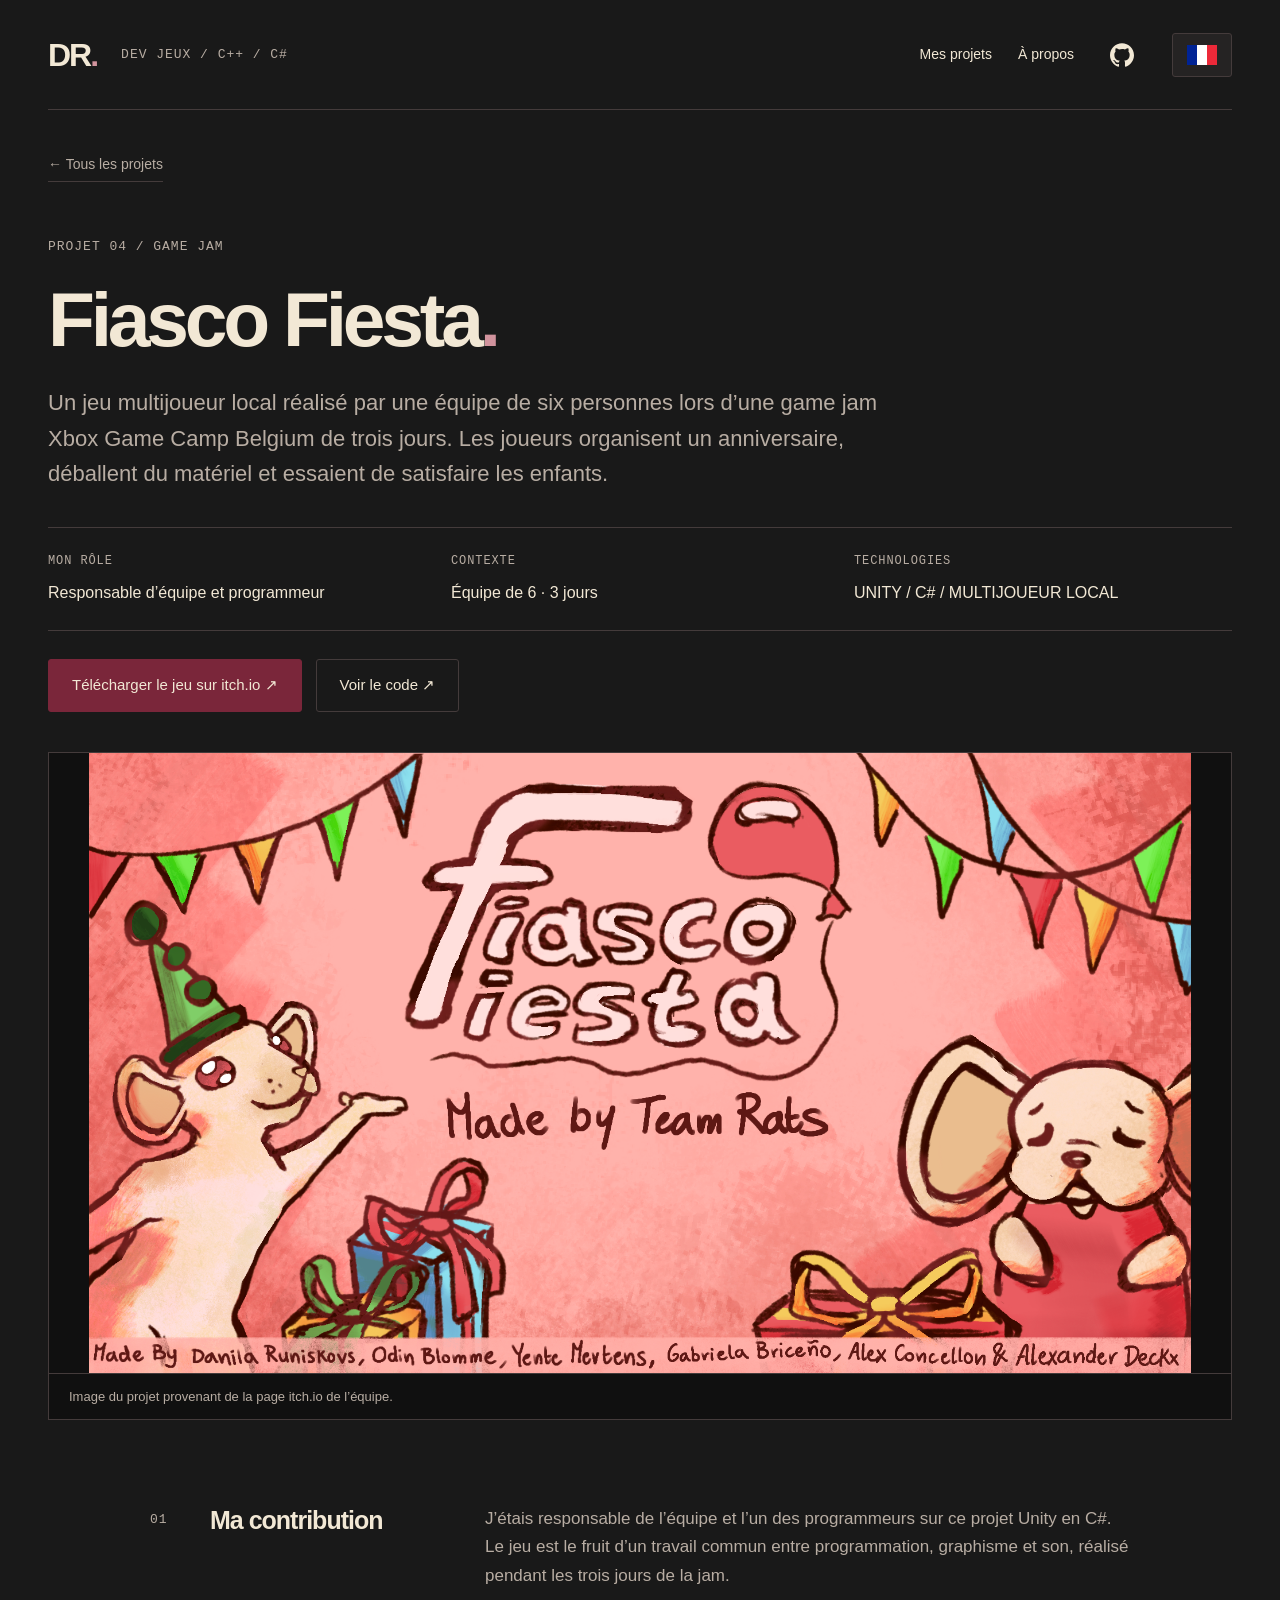
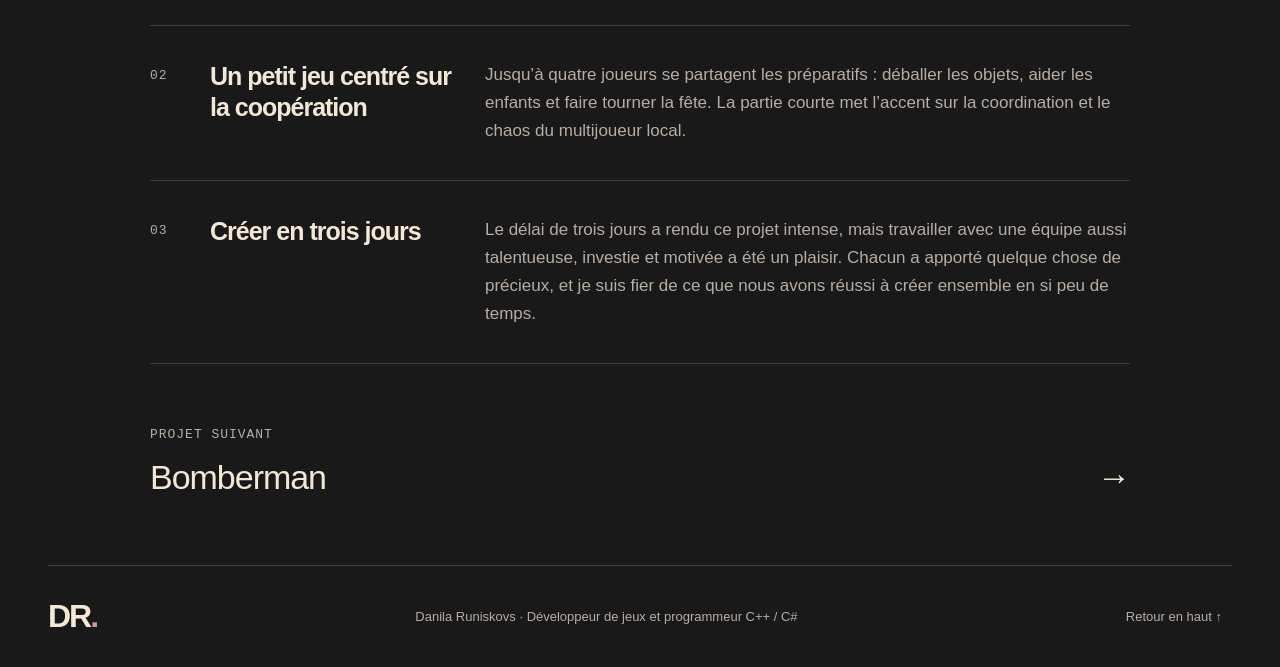
<file: fiasco-fiesta-fr.html>
<!doctype html>
<html lang="fr"><head>
<meta charset="utf-8">
<meta name="viewport" content="width=device-width, initial-scale=1">
<title>Fiasco Fiesta · Danila Runiskovs</title>
<meta name="description" content="Un jeu multijoueur local réalisé par une équipe de six personnes lors d’une game jam Xbox Game Camp Belgium de trois jours. Les joueurs organisent un anniversaire, déballent du matériel et essaient de satisfaire les enfants.">
<meta name="theme-color" content="#191919">
<link rel="icon" href="data:image/svg+xml,%3Csvg%20xmlns%3D%22http%3A//www.w3.org/2000/svg%22%20viewBox%3D%220%200%2064%2064%22%3E%3Crect%20width%3D%2264%22%20height%3D%2264%22%20rx%3D%2212%22%20fill%3D%22%237A263A%22/%3E%3Cpath%20d%3D%22M17%2017h12c23%200%2023%2030%200%2030H17zm8%207v16h4c12%200%2012-16%200-16z%22%20fill%3D%22%23F2E8D5%22/%3E%3C/svg%3E">
<link rel="stylesheet" href="styles.css"><script src="language.js?v=2" defer></script>
<link rel="alternate" hreflang="en" href="fiasco-fiesta.html">
<link rel="alternate" hreflang="fr" href="fiasco-fiesta-fr.html">
</head><body><a class="skip" href="#main">Aller au contenu</a>

<header class="header"><a class="brand" href="index-fr.html" aria-label="Danila Runiskovs, accueil"><span class="monogram">DR<span class="accent">.</span></span><span class="brand-sub">DEV JEUX / C++ / C#</span></a>
<nav aria-label="Navigation principale"><a href="index-fr.html#work">Mes projets</a><a href="about-fr.html">À propos</a><a class="github-link" href="https://github.com/Dan-Runiskovs" aria-label="Mon profil GitHub" title="GitHub"><svg xmlns="http://www.w3.org/2000/svg" width="24" height="24" viewbox="0 0 24 24" aria-hidden="true" focusable="false"><path fill="currentColor" d="M12 .297C5.37.297 0 5.67 0 12.297c0 5.303 3.438 9.8 8.205 11.385.6.113.82-.258.82-.577 0-.285-.01-1.04-.015-2.04-3.338.724-4.043-1.61-4.043-1.61-.546-1.387-1.333-1.756-1.333-1.756-1.09-.745.083-.729.083-.729 1.205.084 1.838 1.237 1.838 1.237 1.07 1.835 2.809 1.305 3.495.998.108-.776.418-1.305.762-1.605-2.665-.3-5.467-1.334-5.467-5.93 0-1.31.467-2.38 1.235-3.22-.123-.303-.535-1.524.117-3.176 0 0 1.008-.322 3.301 1.23a11.52 11.52 0 0 1 3.003-.404c1.02.005 2.047.138 3.003.404 2.291-1.552 3.297-1.23 3.297-1.23.653 1.652.242 2.873.12 3.176.77.84 1.233 1.91 1.233 3.22 0 4.61-2.807 5.625-5.479 5.921.43.372.823 1.102.823 2.222 0 1.606-.015 2.898-.015 3.293 0 .322.216.694.825.576C20.565 22.092 24 17.592 24 12.297c0-6.627-5.373-12-12-12"></path></svg></a></nav>
<div class="language-control"><details class="language-picker"><summary title="Choisir la langue: Français" aria-label="Choisir la langue: Français"><img src="assets/flag-fr.svg" width="30" height="20" alt=""></summary><div class="language-options"><a href="fiasco-fiesta.html" lang="en" hreflang="en" title="English" aria-label="English"><img src="assets/flag-en.svg" width="30" height="20" alt=""><span class="sr-only">English</span></a><a href="fiasco-fiesta-fr.html" lang="fr" hreflang="fr" title="Français" aria-label="Français" aria-current="true"><img src="assets/flag-fr.svg" width="30" height="20" alt=""><span class="sr-only">Français</span></a></div></details></div>
</header>

<main id="main" class="detail"><a class="back-link" href="index-fr.html#work">← Tous les projets</a>
<div class="detail-heading"><p class="eyebrow">PROJET 04 / GAME JAM</p>

<h1>Fiasco Fiesta<span class="accent">.</span></h1>
<p class="detail-intro">Un jeu multijoueur local réalisé par une équipe de six personnes lors d’une game jam Xbox Game Camp Belgium de trois jours. Les joueurs organisent un anniversaire, déballent du matériel et essaient de satisfaire les enfants.</p>
</div>

<dl class="facts">
<div><dt>MON RÔLE</dt><dd>Responsable d’équipe et programmeur</dd></div>

<div><dt>CONTEXTE</dt><dd>Équipe de 6 · 3 jours</dd></div>

<div><dt>TECHNOLOGIES</dt><dd>UNITY / C# / MULTIJOUEUR LOCAL</dd></div>
</dl>

<div class="project-links"><a class="button" href="https://middleguy.itch.io/fiasco-fiesta">Télécharger le jeu sur itch.io ↗</a>
<a class="button secondary" href="https://github.com/Dan-Runiskovs/GameJamThing">Voir le code ↗</a></div>

<figure class="detail-media"><img src="assets/fiasco-fiesta.png" alt="Illustration de Fiasco Fiesta provenant de la page itch.io du jeu." style="width:100%;max-height:620px;object-fit:contain">
<figcaption>Image du projet provenant de la page itch.io de l’équipe.</figcaption></figure>

<div class="case-study">
<section class="case-section"><p class="eyebrow">01</p>

<h2>Ma contribution</h2>
<p>J’étais responsable de l’équipe et l’un des programmeurs sur ce projet Unity en C#. Le jeu est le fruit d’un travail commun entre programmation, graphisme et son, réalisé pendant les trois jours de la jam.</p>
</section>

<section class="case-section"><p class="eyebrow">02</p>

<h2>Un petit jeu centré sur la coopération</h2>
<p>Jusqu’à quatre joueurs se partagent les préparatifs : déballer les objets, aider les enfants et faire tourner la fête. La partie courte met l’accent sur la coordination et le chaos du multijoueur local.</p>
</section>

<section class="case-section"><p class="eyebrow">03</p>

<h2>Créer en trois jours</h2>
<p>Le délai de trois jours a rendu ce projet intense, mais travailler avec une équipe aussi talentueuse, investie et motivée a été un plaisir. Chacun a apporté quelque chose de précieux, et je suis fier de ce que nous avons réussi à créer ensemble en si peu de temps.</p>
</section>
</div>
<a class="next-project" href="bomberman-fr.html"><span class="eyebrow">PROJET SUIVANT</span><span>Bomberman <span aria-hidden="true">→</span></span></a></main>

<footer><a class="brand" href="index-fr.html">DR<span class="accent">.</span></a><span>Danila Runiskovs · Développeur de jeux et programmeur C++ / C#</span><a href="#main">Retour en haut ↑</a></footer>
</body></html>
</file>
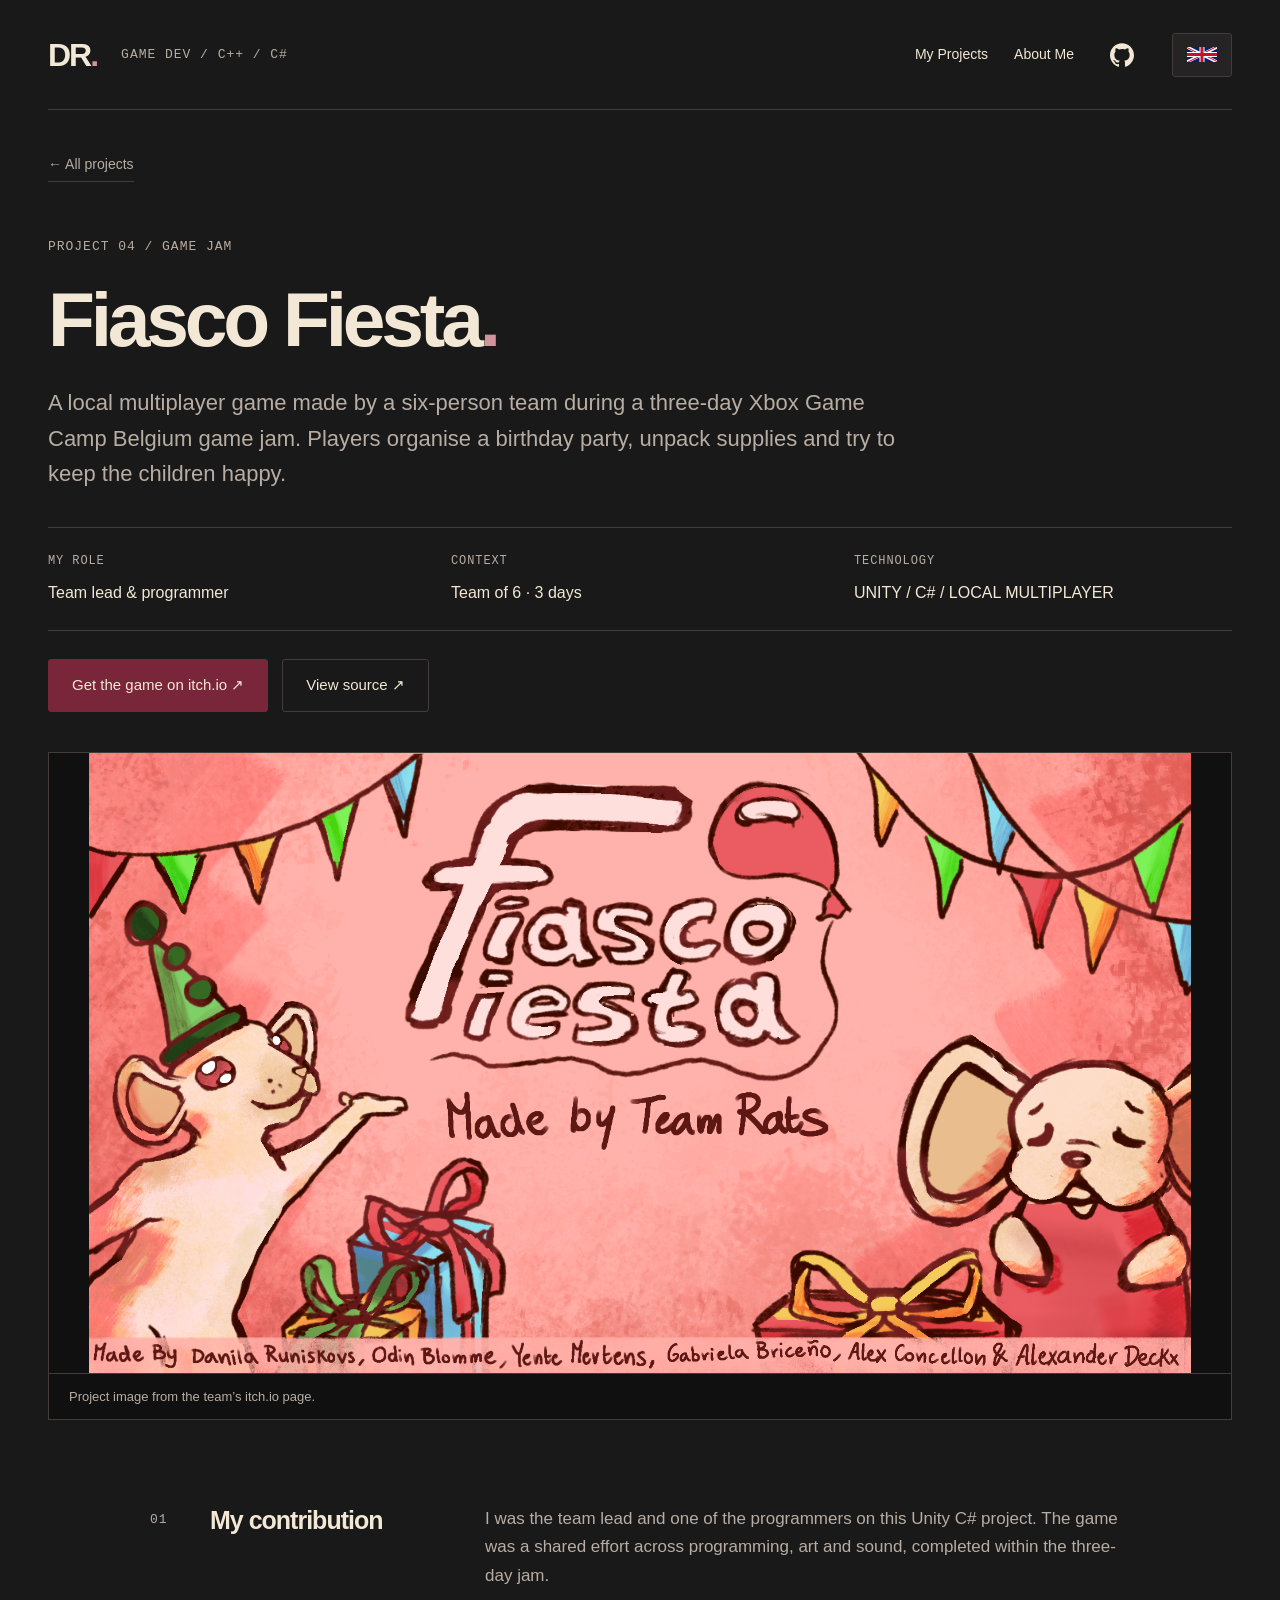
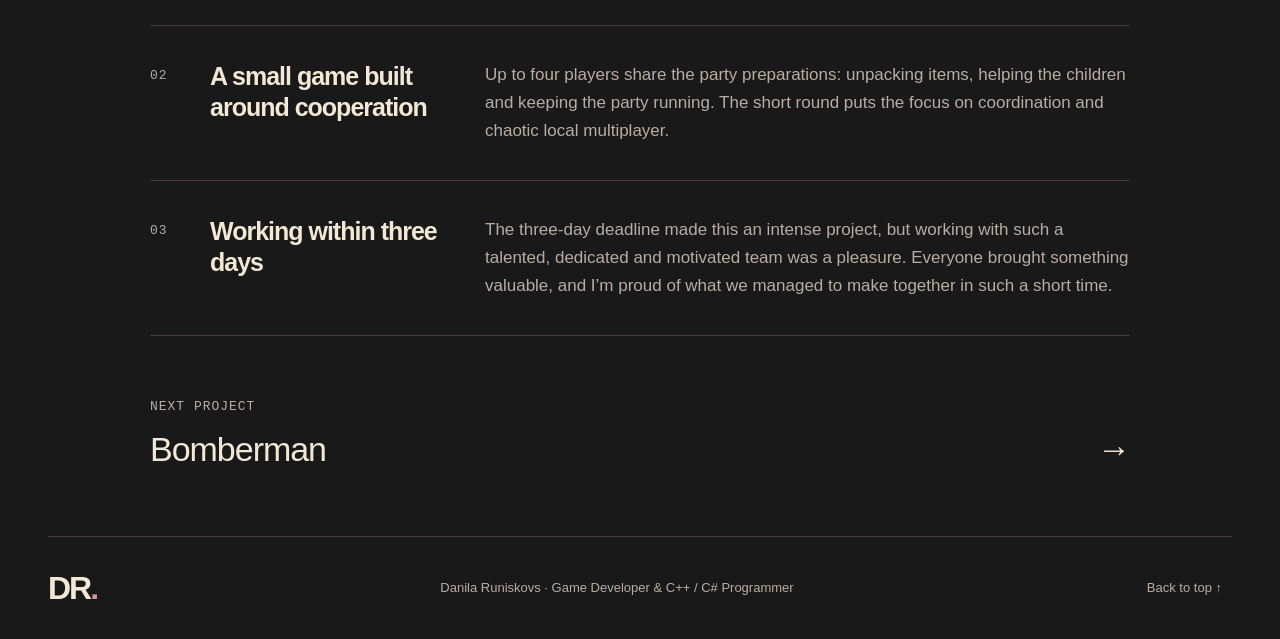
<file: fiasco-fiesta.html>
<!doctype html>
<html lang="en"><head>
<meta charset="utf-8">
<meta name="viewport" content="width=device-width, initial-scale=1">
<title>Fiasco Fiesta · Danila Runiskovs</title>
<meta name="description" content="A local multiplayer game made by a six-person team during a three-day Xbox Game Camp Belgium game jam. Players organise a birthday party, unpack supplies and try to keep the children happy.">
<meta name="theme-color" content="#191919">
<link rel="icon" href="data:image/svg+xml,%3Csvg%20xmlns%3D%22http%3A//www.w3.org/2000/svg%22%20viewBox%3D%220%200%2064%2064%22%3E%3Crect%20width%3D%2264%22%20height%3D%2264%22%20rx%3D%2212%22%20fill%3D%22%237A263A%22/%3E%3Cpath%20d%3D%22M17%2017h12c23%200%2023%2030%200%2030H17zm8%207v16h4c12%200%2012-16%200-16z%22%20fill%3D%22%23F2E8D5%22/%3E%3C/svg%3E">
<link rel="stylesheet" href="styles.css"><script src="language.js?v=2" defer></script>
<link rel="alternate" hreflang="en" href="fiasco-fiesta.html">
<link rel="alternate" hreflang="fr" href="fiasco-fiesta-fr.html">
</head><body><a class="skip" href="#main">Skip to content</a>

<header class="header"><a class="brand" href="index.html" aria-label="Danila Runiskovs, home"><span class="monogram">DR<span class="accent">.</span></span><span class="brand-sub">GAME DEV / C++ / C#</span></a>
<nav aria-label="Main navigation"><a href="index.html#work">My Projects</a><a href="about.html">About Me</a><a class="github-link" href="https://github.com/Dan-Runiskovs" aria-label="My GitHub profile" title="GitHub"><svg xmlns="http://www.w3.org/2000/svg" width="24" height="24" viewBox="0 0 24 24" aria-hidden="true" focusable="false"><path fill="currentColor" d="M12 .297C5.37.297 0 5.67 0 12.297c0 5.303 3.438 9.8 8.205 11.385.6.113.82-.258.82-.577 0-.285-.01-1.04-.015-2.04-3.338.724-4.043-1.61-4.043-1.61-.546-1.387-1.333-1.756-1.333-1.756-1.09-.745.083-.729.083-.729 1.205.084 1.838 1.237 1.838 1.237 1.07 1.835 2.809 1.305 3.495.998.108-.776.418-1.305.762-1.605-2.665-.3-5.467-1.334-5.467-5.93 0-1.31.467-2.38 1.235-3.22-.123-.303-.535-1.524.117-3.176 0 0 1.008-.322 3.301 1.23a11.52 11.52 0 0 1 3.003-.404c1.02.005 2.047.138 3.003.404 2.291-1.552 3.297-1.23 3.297-1.23.653 1.652.242 2.873.12 3.176.77.84 1.233 1.91 1.233 3.22 0 4.61-2.807 5.625-5.479 5.921.43.372.823 1.102.823 2.222 0 1.606-.015 2.898-.015 3.293 0 .322.216.694.825.576C20.565 22.092 24 17.592 24 12.297c0-6.627-5.373-12-12-12"/></svg></a></nav>
<div class="language-control"><details class="language-picker"><summary title="Choose language: English" aria-label="Choose language: English"><img src="assets/flag-en.svg" width="30" height="20" alt=""></summary><div class="language-options"><a href="fiasco-fiesta.html" lang="en" hreflang="en" title="English" aria-label="English" aria-current="true"><img src="assets/flag-en.svg" width="30" height="20" alt=""><span class="sr-only">English</span></a><a href="fiasco-fiesta-fr.html" lang="fr" hreflang="fr" title="Français" aria-label="Français"><img src="assets/flag-fr.svg" width="30" height="20" alt=""><span class="sr-only">Français</span></a></div></details></div>
</header>

<main id="main" class="detail"><a class="back-link" href="index.html#work">← All projects</a>
<div class="detail-heading"><p class="eyebrow">PROJECT 04 / GAME JAM</p>

<h1>Fiasco Fiesta<span class="accent">.</span></h1>
<p class="detail-intro">A local multiplayer game made by a six-person team during a three-day Xbox Game Camp Belgium game jam. Players organise a birthday party, unpack supplies and try to keep the children happy.</p>
</div>

<dl class="facts">
<div><dt>MY ROLE</dt><dd>Team lead & programmer</dd></div>

<div><dt>CONTEXT</dt><dd>Team of 6 · 3 days</dd></div>

<div><dt>TECHNOLOGY</dt><dd>UNITY / C# / LOCAL MULTIPLAYER</dd></div>
</dl>

<div class="project-links"><a class="button" href="https://middleguy.itch.io/fiasco-fiesta">Get the game on itch.io ↗</a>
<a class="button secondary" href="https://github.com/Dan-Runiskovs/GameJamThing">View source ↗</a></div>

<figure class="detail-media"><img src="assets/fiasco-fiesta.png" alt="Fiasco Fiesta cover artwork from the game’s itch.io page." style="width:100%;max-height:620px;object-fit:contain">
<figcaption>Project image from the team’s itch.io page.</figcaption></figure>

<div class="case-study">
<section class="case-section"><p class="eyebrow">01</p>

<h2>My contribution</h2>
<p>I was the team lead and one of the programmers on this Unity C# project. The game was a shared effort across programming, art and sound, completed within the three-day jam.</p>
</section>

<section class="case-section"><p class="eyebrow">02</p>

<h2>A small game built around cooperation</h2>
<p>Up to four players share the party preparations: unpacking items, helping the children and keeping the party running. The short round puts the focus on coordination and chaotic local multiplayer.</p>
</section>

<section class="case-section"><p class="eyebrow">03</p>

<h2>Working within three days</h2>
<p>The three-day deadline made this an intense project, but working with such a talented, dedicated and motivated team was a pleasure. Everyone brought something valuable, and I’m proud of what we managed to make together in such a short time.</p>
</section>
</div>
<a class="next-project" href="bomberman.html"><span class="eyebrow">NEXT PROJECT</span><span>Bomberman <span aria-hidden="true">→</span></span></a></main>

<footer><a class="brand" href="index.html">DR<span class="accent">.</span></a><span>Danila Runiskovs · Game Developer &amp; C++ / C# Programmer</span><a href="#main">Back to top ↑</a></footer>
</body></html>
</file>
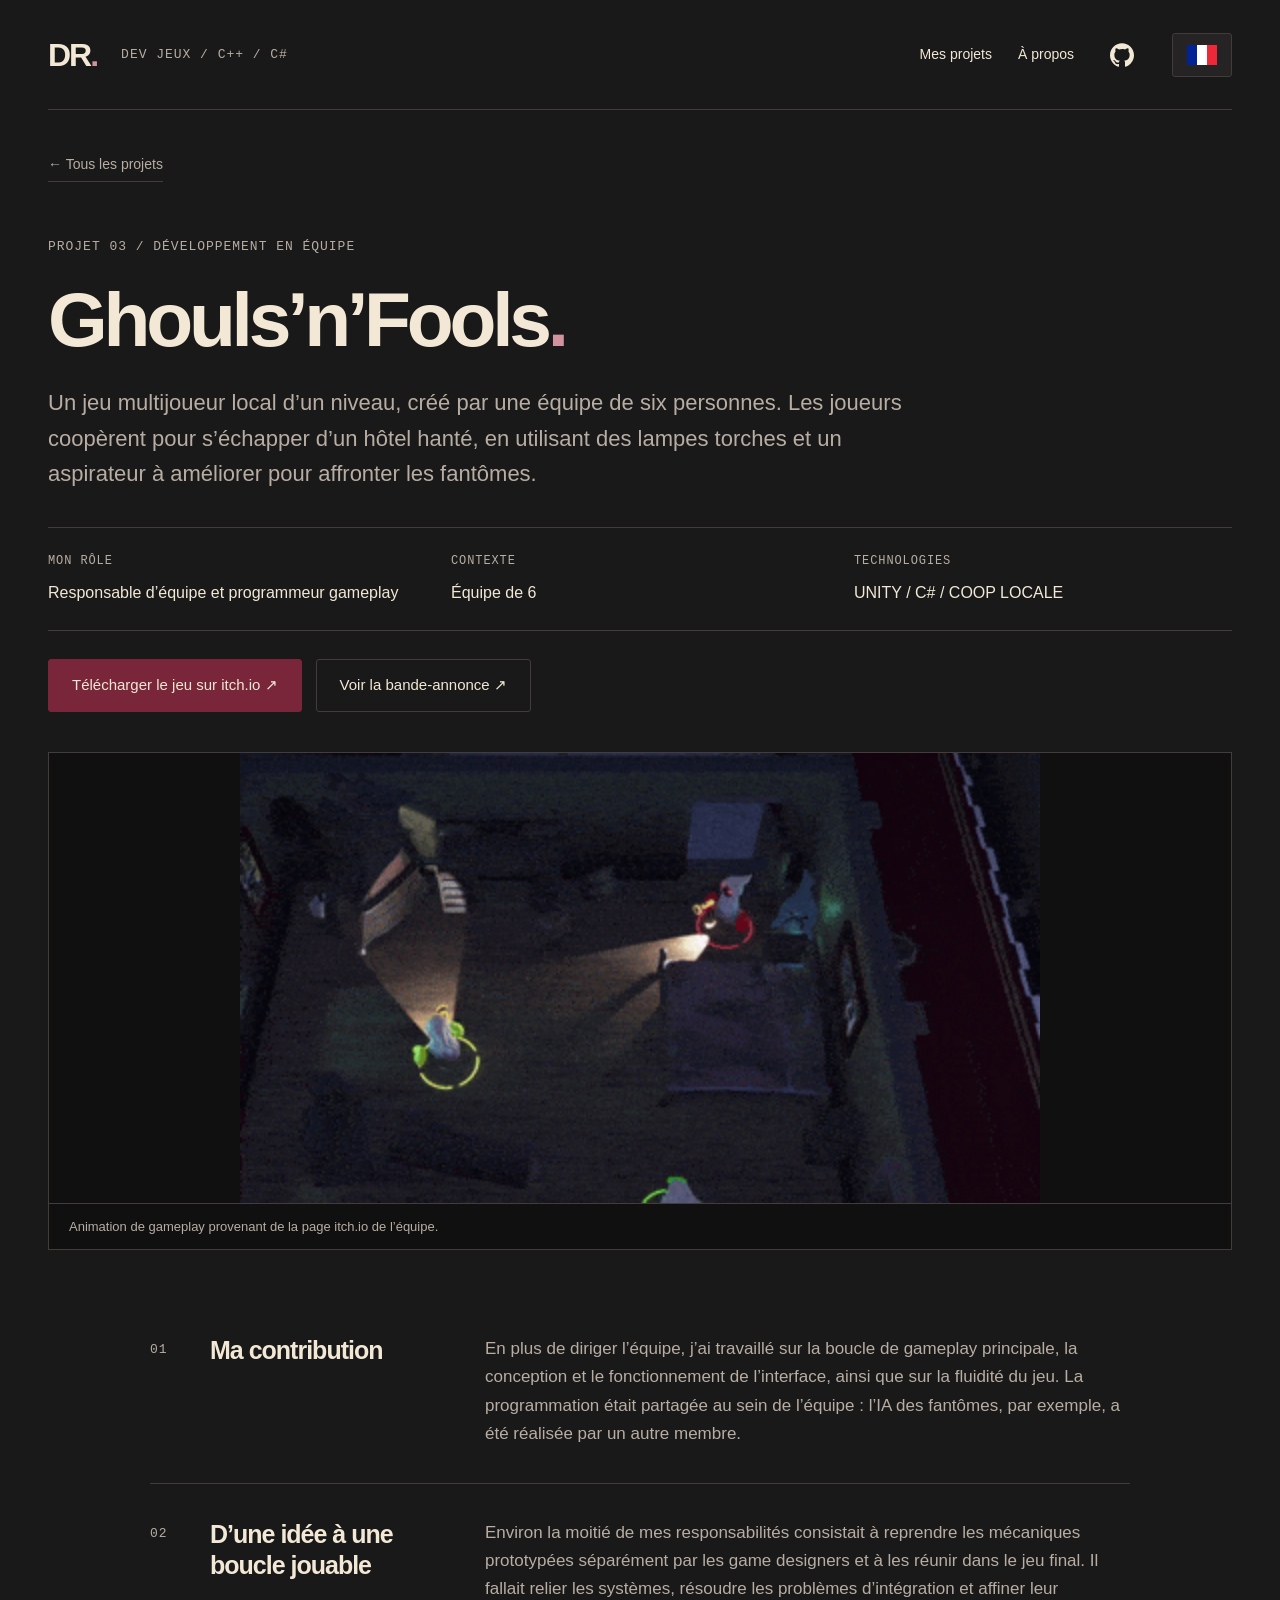
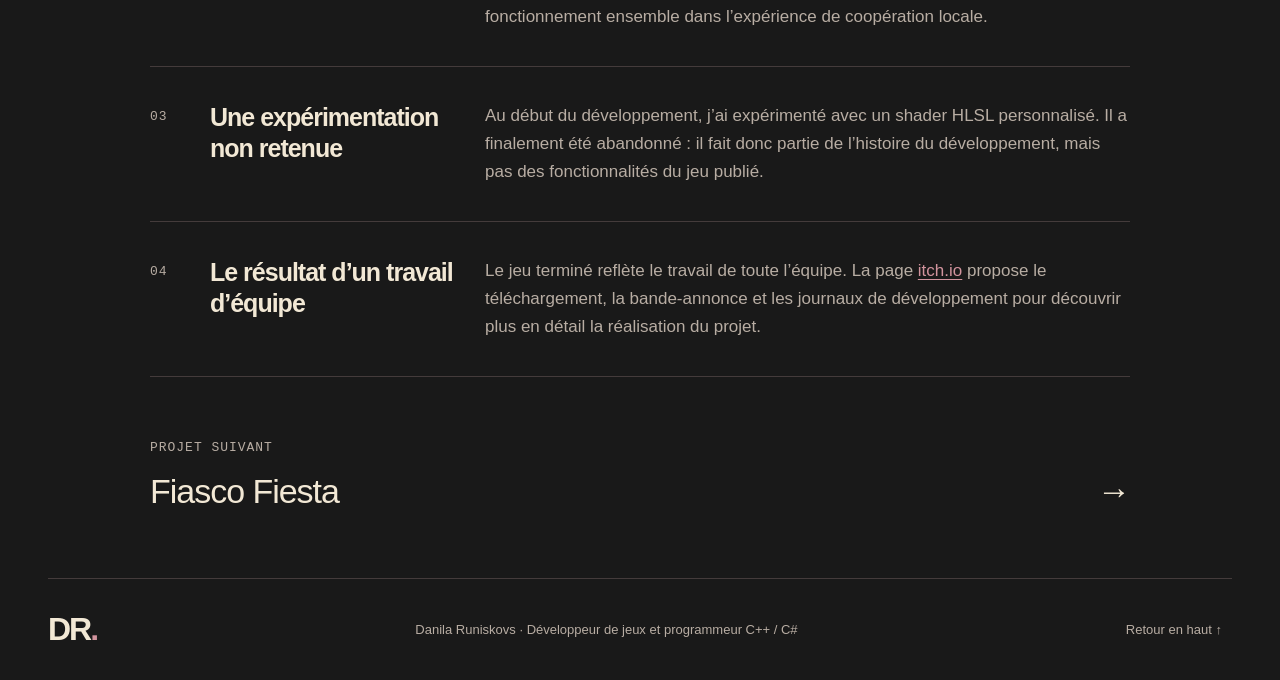
<file: ghouls-and-fools-fr.html>
<!doctype html>
<html lang="fr"><head>
<meta charset="utf-8">
<meta name="viewport" content="width=device-width, initial-scale=1">
<title>Ghouls’n’Fools · Danila Runiskovs</title>
<meta name="description" content="Un jeu multijoueur local d’un niveau, créé par une équipe de six personnes. Les joueurs coopèrent pour s’échapper d’un hôtel hanté, en utilisant des lampes torches et un aspirateur à améliorer pour affronter les fantômes.">
<meta name="theme-color" content="#191919">
<link rel="icon" href="data:image/svg+xml,%3Csvg%20xmlns%3D%22http%3A//www.w3.org/2000/svg%22%20viewBox%3D%220%200%2064%2064%22%3E%3Crect%20width%3D%2264%22%20height%3D%2264%22%20rx%3D%2212%22%20fill%3D%22%237A263A%22/%3E%3Cpath%20d%3D%22M17%2017h12c23%200%2023%2030%200%2030H17zm8%207v16h4c12%200%2012-16%200-16z%22%20fill%3D%22%23F2E8D5%22/%3E%3C/svg%3E">
<link rel="stylesheet" href="styles.css"><script src="language.js?v=2" defer></script>
<link rel="alternate" hreflang="en" href="ghouls-and-fools.html">
<link rel="alternate" hreflang="fr" href="ghouls-and-fools-fr.html">
</head><body><a class="skip" href="#main">Aller au contenu</a>

<header class="header"><a class="brand" href="index-fr.html" aria-label="Danila Runiskovs, accueil"><span class="monogram">DR<span class="accent">.</span></span><span class="brand-sub">DEV JEUX / C++ / C#</span></a>
<nav aria-label="Navigation principale"><a href="index-fr.html#work">Mes projets</a><a href="about-fr.html">À propos</a><a class="github-link" href="https://github.com/Dan-Runiskovs" aria-label="Mon profil GitHub" title="GitHub"><svg xmlns="http://www.w3.org/2000/svg" width="24" height="24" viewbox="0 0 24 24" aria-hidden="true" focusable="false"><path fill="currentColor" d="M12 .297C5.37.297 0 5.67 0 12.297c0 5.303 3.438 9.8 8.205 11.385.6.113.82-.258.82-.577 0-.285-.01-1.04-.015-2.04-3.338.724-4.043-1.61-4.043-1.61-.546-1.387-1.333-1.756-1.333-1.756-1.09-.745.083-.729.083-.729 1.205.084 1.838 1.237 1.838 1.237 1.07 1.835 2.809 1.305 3.495.998.108-.776.418-1.305.762-1.605-2.665-.3-5.467-1.334-5.467-5.93 0-1.31.467-2.38 1.235-3.22-.123-.303-.535-1.524.117-3.176 0 0 1.008-.322 3.301 1.23a11.52 11.52 0 0 1 3.003-.404c1.02.005 2.047.138 3.003.404 2.291-1.552 3.297-1.23 3.297-1.23.653 1.652.242 2.873.12 3.176.77.84 1.233 1.91 1.233 3.22 0 4.61-2.807 5.625-5.479 5.921.43.372.823 1.102.823 2.222 0 1.606-.015 2.898-.015 3.293 0 .322.216.694.825.576C20.565 22.092 24 17.592 24 12.297c0-6.627-5.373-12-12-12"></path></svg></a></nav>
<div class="language-control"><details class="language-picker"><summary title="Choisir la langue: Français" aria-label="Choisir la langue: Français"><img src="assets/flag-fr.svg" width="30" height="20" alt=""></summary><div class="language-options"><a href="ghouls-and-fools.html" lang="en" hreflang="en" title="English" aria-label="English"><img src="assets/flag-en.svg" width="30" height="20" alt=""><span class="sr-only">English</span></a><a href="ghouls-and-fools-fr.html" lang="fr" hreflang="fr" title="Français" aria-label="Français" aria-current="true"><img src="assets/flag-fr.svg" width="30" height="20" alt=""><span class="sr-only">Français</span></a></div></details></div>
</header>

<main id="main" class="detail"><a class="back-link" href="index-fr.html#work">← Tous les projets</a>
<div class="detail-heading"><p class="eyebrow">PROJET 03 / DÉVELOPPEMENT EN ÉQUIPE</p>

<h1>Ghouls’n’Fools<span class="accent">.</span></h1>
<p class="detail-intro">Un jeu multijoueur local d’un niveau, créé par une équipe de six personnes. Les joueurs coopèrent pour s’échapper d’un hôtel hanté, en utilisant des lampes torches et un aspirateur à améliorer pour affronter les fantômes.</p>
</div>

<dl class="facts">
<div><dt>MON RÔLE</dt><dd>Responsable d’équipe et programmeur gameplay</dd></div>

<div><dt>CONTEXTE</dt><dd>Équipe de 6</dd></div>

<div><dt>TECHNOLOGIES</dt><dd>UNITY / C# / COOP LOCALE</dd></div>
</dl>

<div class="project-links"><a class="button" href="https://jeremiahvb.itch.io/gp33ghouls-and-fools">Télécharger le jeu sur itch.io ↗</a>
<a class="button secondary" href="https://www.youtube.com/watch?v=mjeQlchrMSA">Voir la bande-annonce ↗</a></div>

<figure class="detail-media gameplay-animation"><img src="assets/ghouls-gameplay.gif" alt="Animation de gameplay montrant quatre joueurs explorant l’hôtel hanté avec des lampes torches." width="400" height="225"><figcaption>Animation de gameplay provenant de la page itch.io de l’équipe.</figcaption></figure>

<div class="case-study">
<section class="case-section"><p class="eyebrow">01</p>

<h2>Ma contribution</h2>
<p>En plus de diriger l’équipe, j’ai travaillé sur la boucle de gameplay principale, la conception et le fonctionnement de l’interface, ainsi que sur la fluidité du jeu. La programmation était partagée au sein de l’équipe : l’IA des fantômes, par exemple, a été réalisée par un autre membre.</p>
</section>

<section class="case-section"><p class="eyebrow">02</p>

<h2>D’une idée à une boucle jouable</h2>
<p>Environ la moitié de mes responsabilités consistait à reprendre les mécaniques prototypées séparément par les game designers et à les réunir dans le jeu final. Il fallait relier les systèmes, résoudre les problèmes d’intégration et affiner leur fonctionnement ensemble dans l’expérience de coopération locale.</p>
</section>

<section class="case-section"><p class="eyebrow">03</p>

<h2>Une expérimentation non retenue</h2>
<p>Au début du développement, j’ai expérimenté avec un shader HLSL personnalisé. Il a finalement été abandonné : il fait donc partie de l’histoire du développement, mais pas des fonctionnalités du jeu publié.</p>
</section>

<section class="case-section"><p class="eyebrow">04</p>

<h2>Le résultat d’un travail d’équipe</h2>
<p>Le jeu terminé reflète le travail de toute l’équipe. La page <a class="inline-link" href="https://jeremiahvb.itch.io/gp33ghouls-and-fools">itch.io</a> propose le téléchargement, la bande-annonce et les journaux de développement pour découvrir plus en détail la réalisation du projet.</p>
</section>
</div>
<a class="next-project" href="fiasco-fiesta-fr.html"><span class="eyebrow">PROJET SUIVANT</span><span>Fiasco Fiesta <span aria-hidden="true">→</span></span></a></main>

<footer><a class="brand" href="index-fr.html">DR<span class="accent">.</span></a><span>Danila Runiskovs · Développeur de jeux et programmeur C++ / C#</span><a href="#main">Retour en haut ↑</a></footer>
</body></html>
</file>
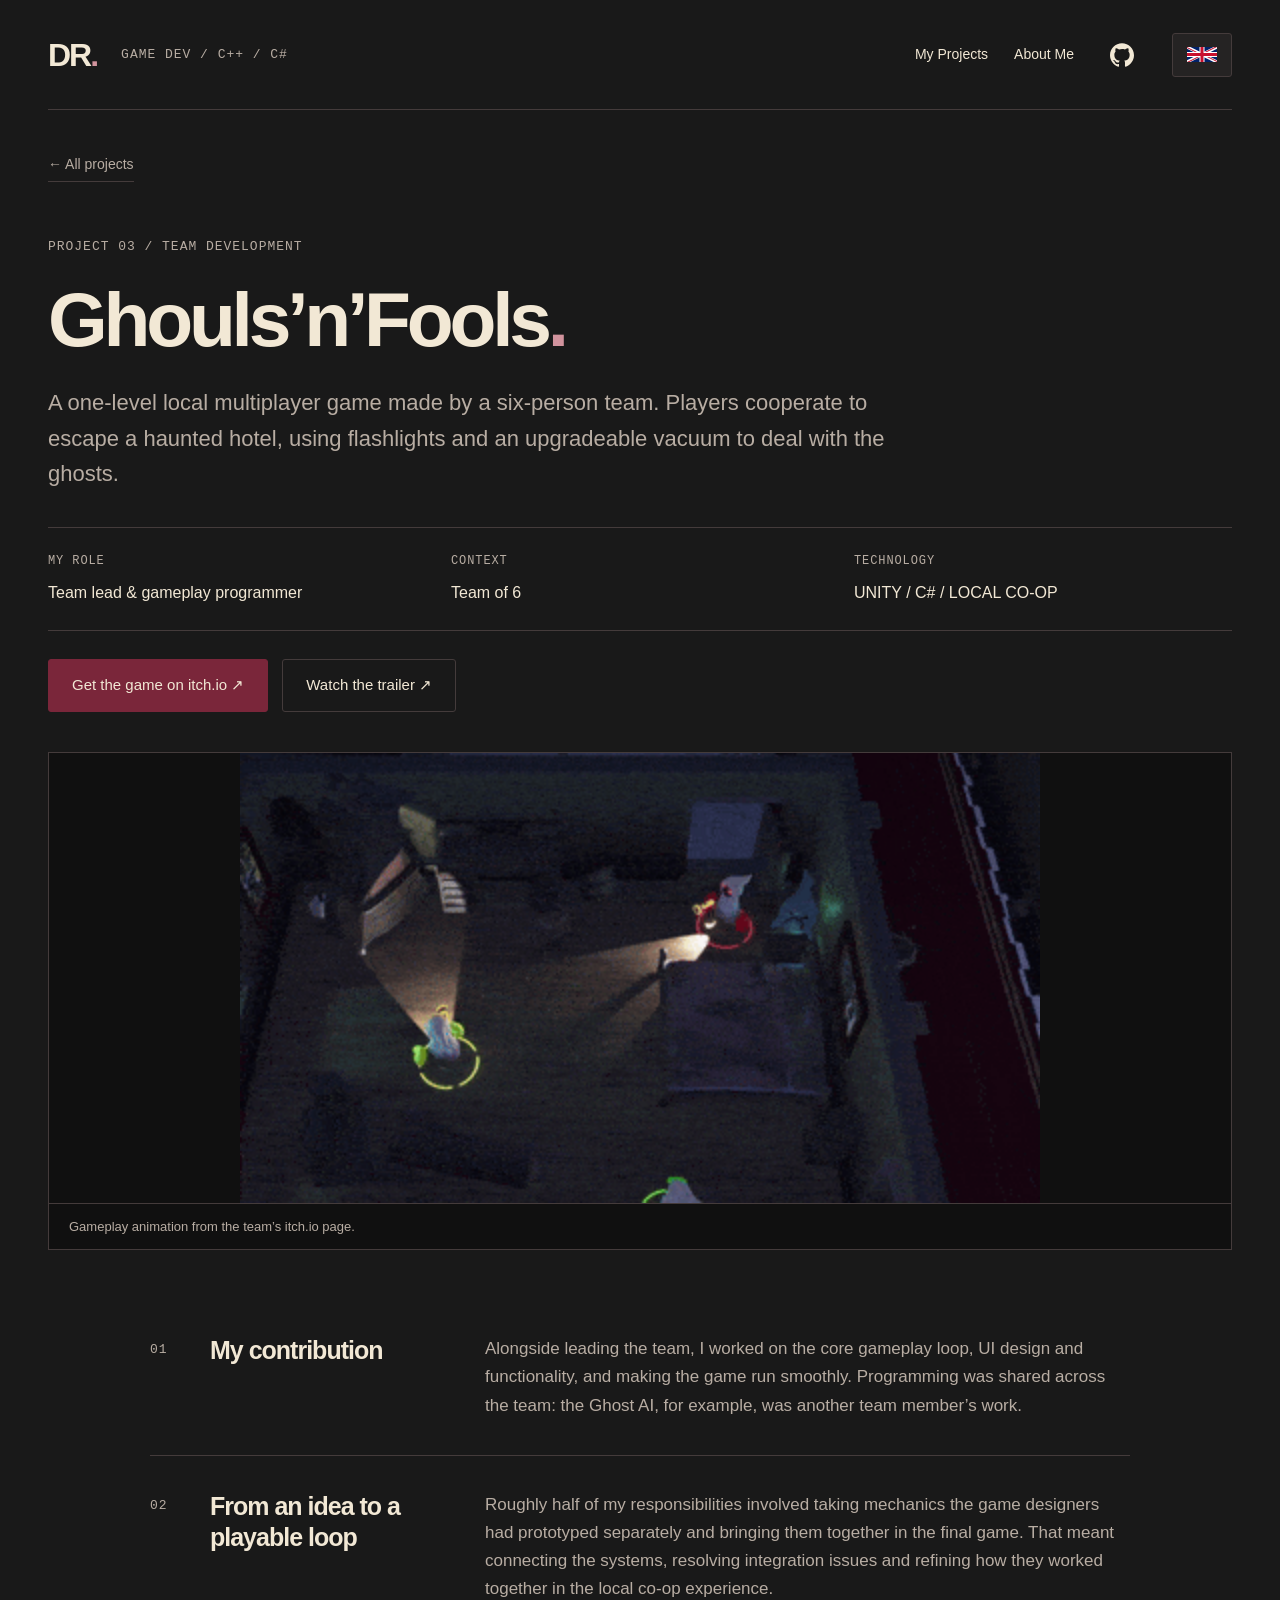
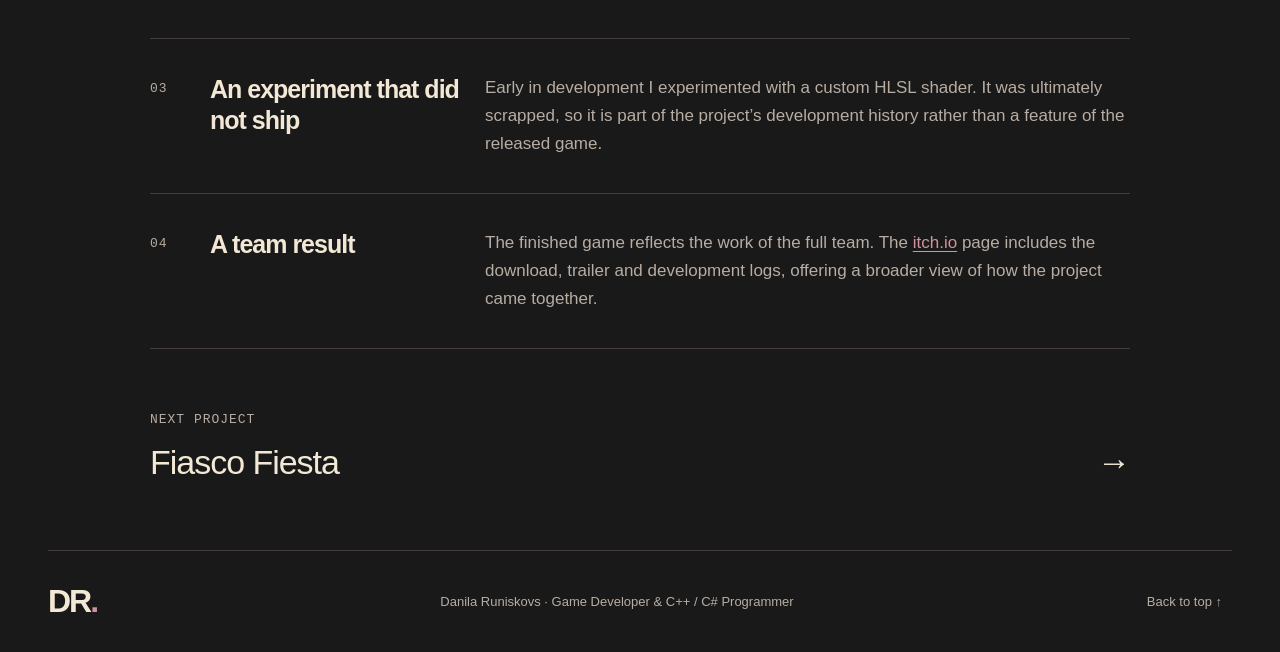
<file: ghouls-and-fools.html>
<!doctype html>
<html lang="en"><head>
<meta charset="utf-8">
<meta name="viewport" content="width=device-width, initial-scale=1">
<title>Ghouls’n’Fools · Danila Runiskovs</title>
<meta name="description" content="A one-level local multiplayer game made by a six-person team. Players cooperate to escape a haunted hotel, using flashlights and an upgradeable vacuum to deal with the ghosts.">
<meta name="theme-color" content="#191919">
<link rel="icon" href="data:image/svg+xml,%3Csvg%20xmlns%3D%22http%3A//www.w3.org/2000/svg%22%20viewBox%3D%220%200%2064%2064%22%3E%3Crect%20width%3D%2264%22%20height%3D%2264%22%20rx%3D%2212%22%20fill%3D%22%237A263A%22/%3E%3Cpath%20d%3D%22M17%2017h12c23%200%2023%2030%200%2030H17zm8%207v16h4c12%200%2012-16%200-16z%22%20fill%3D%22%23F2E8D5%22/%3E%3C/svg%3E">
<link rel="stylesheet" href="styles.css"><script src="language.js?v=2" defer></script>
<link rel="alternate" hreflang="en" href="ghouls-and-fools.html">
<link rel="alternate" hreflang="fr" href="ghouls-and-fools-fr.html">
</head><body><a class="skip" href="#main">Skip to content</a>

<header class="header"><a class="brand" href="index.html" aria-label="Danila Runiskovs, home"><span class="monogram">DR<span class="accent">.</span></span><span class="brand-sub">GAME DEV / C++ / C#</span></a>
<nav aria-label="Main navigation"><a href="index.html#work">My Projects</a><a href="about.html">About Me</a><a class="github-link" href="https://github.com/Dan-Runiskovs" aria-label="My GitHub profile" title="GitHub"><svg xmlns="http://www.w3.org/2000/svg" width="24" height="24" viewBox="0 0 24 24" aria-hidden="true" focusable="false"><path fill="currentColor" d="M12 .297C5.37.297 0 5.67 0 12.297c0 5.303 3.438 9.8 8.205 11.385.6.113.82-.258.82-.577 0-.285-.01-1.04-.015-2.04-3.338.724-4.043-1.61-4.043-1.61-.546-1.387-1.333-1.756-1.333-1.756-1.09-.745.083-.729.083-.729 1.205.084 1.838 1.237 1.838 1.237 1.07 1.835 2.809 1.305 3.495.998.108-.776.418-1.305.762-1.605-2.665-.3-5.467-1.334-5.467-5.93 0-1.31.467-2.38 1.235-3.22-.123-.303-.535-1.524.117-3.176 0 0 1.008-.322 3.301 1.23a11.52 11.52 0 0 1 3.003-.404c1.02.005 2.047.138 3.003.404 2.291-1.552 3.297-1.23 3.297-1.23.653 1.652.242 2.873.12 3.176.77.84 1.233 1.91 1.233 3.22 0 4.61-2.807 5.625-5.479 5.921.43.372.823 1.102.823 2.222 0 1.606-.015 2.898-.015 3.293 0 .322.216.694.825.576C20.565 22.092 24 17.592 24 12.297c0-6.627-5.373-12-12-12"/></svg></a></nav>
<div class="language-control"><details class="language-picker"><summary title="Choose language: English" aria-label="Choose language: English"><img src="assets/flag-en.svg" width="30" height="20" alt=""></summary><div class="language-options"><a href="ghouls-and-fools.html" lang="en" hreflang="en" title="English" aria-label="English" aria-current="true"><img src="assets/flag-en.svg" width="30" height="20" alt=""><span class="sr-only">English</span></a><a href="ghouls-and-fools-fr.html" lang="fr" hreflang="fr" title="Français" aria-label="Français"><img src="assets/flag-fr.svg" width="30" height="20" alt=""><span class="sr-only">Français</span></a></div></details></div>
</header>

<main id="main" class="detail"><a class="back-link" href="index.html#work">← All projects</a>
<div class="detail-heading"><p class="eyebrow">PROJECT 03 / TEAM DEVELOPMENT</p>

<h1>Ghouls’n’Fools<span class="accent">.</span></h1>
<p class="detail-intro">A one-level local multiplayer game made by a six-person team. Players cooperate to escape a haunted hotel, using flashlights and an upgradeable vacuum to deal with the ghosts.</p>
</div>

<dl class="facts">
<div><dt>MY ROLE</dt><dd>Team lead & gameplay programmer</dd></div>

<div><dt>CONTEXT</dt><dd>Team of 6</dd></div>

<div><dt>TECHNOLOGY</dt><dd>UNITY / C# / LOCAL CO-OP</dd></div>
</dl>

<div class="project-links"><a class="button" href="https://jeremiahvb.itch.io/gp33ghouls-and-fools">Get the game on itch.io ↗</a>
<a class="button secondary" href="https://www.youtube.com/watch?v=mjeQlchrMSA">Watch the trailer ↗</a></div>

<figure class="detail-media gameplay-animation"><img src="assets/ghouls-gameplay.gif" alt="Animated gameplay showing four players exploring the haunted hotel with flashlights." width="400" height="225"><figcaption>Gameplay animation from the team’s itch.io page.</figcaption></figure>

<div class="case-study">
<section class="case-section"><p class="eyebrow">01</p>

<h2>My contribution</h2>
<p>Alongside leading the team, I worked on the core gameplay loop, UI design and functionality, and making the game run smoothly. Programming was shared across the team: the Ghost AI, for example, was another team member’s work.</p>
</section>

<section class="case-section"><p class="eyebrow">02</p>

<h2>From an idea to a playable loop</h2>
<p>Roughly half of my responsibilities involved taking mechanics the game designers had prototyped separately and bringing them together in the final game. That meant connecting the systems, resolving integration issues and refining how they worked together in the local co-op experience.</p>
</section>

<section class="case-section"><p class="eyebrow">03</p>

<h2>An experiment that did not ship</h2>
<p>Early in development I experimented with a custom HLSL shader. It was ultimately scrapped, so it is part of the project’s development history rather than a feature of the released game.</p>
</section>

<section class="case-section"><p class="eyebrow">04</p>

<h2>A team result</h2>
<p>The finished game reflects the work of the full team. The <a class="inline-link" href="https://jeremiahvb.itch.io/gp33ghouls-and-fools">itch.io</a> page includes the download, trailer and development logs, offering a broader view of how the project came together.</p>
</section>
</div>
<a class="next-project" href="fiasco-fiesta.html"><span class="eyebrow">NEXT PROJECT</span><span>Fiasco Fiesta <span aria-hidden="true">→</span></span></a></main>

<footer><a class="brand" href="index.html">DR<span class="accent">.</span></a><span>Danila Runiskovs · Game Developer &amp; C++ / C# Programmer</span><a href="#main">Back to top ↑</a></footer>
</body></html>
</file>
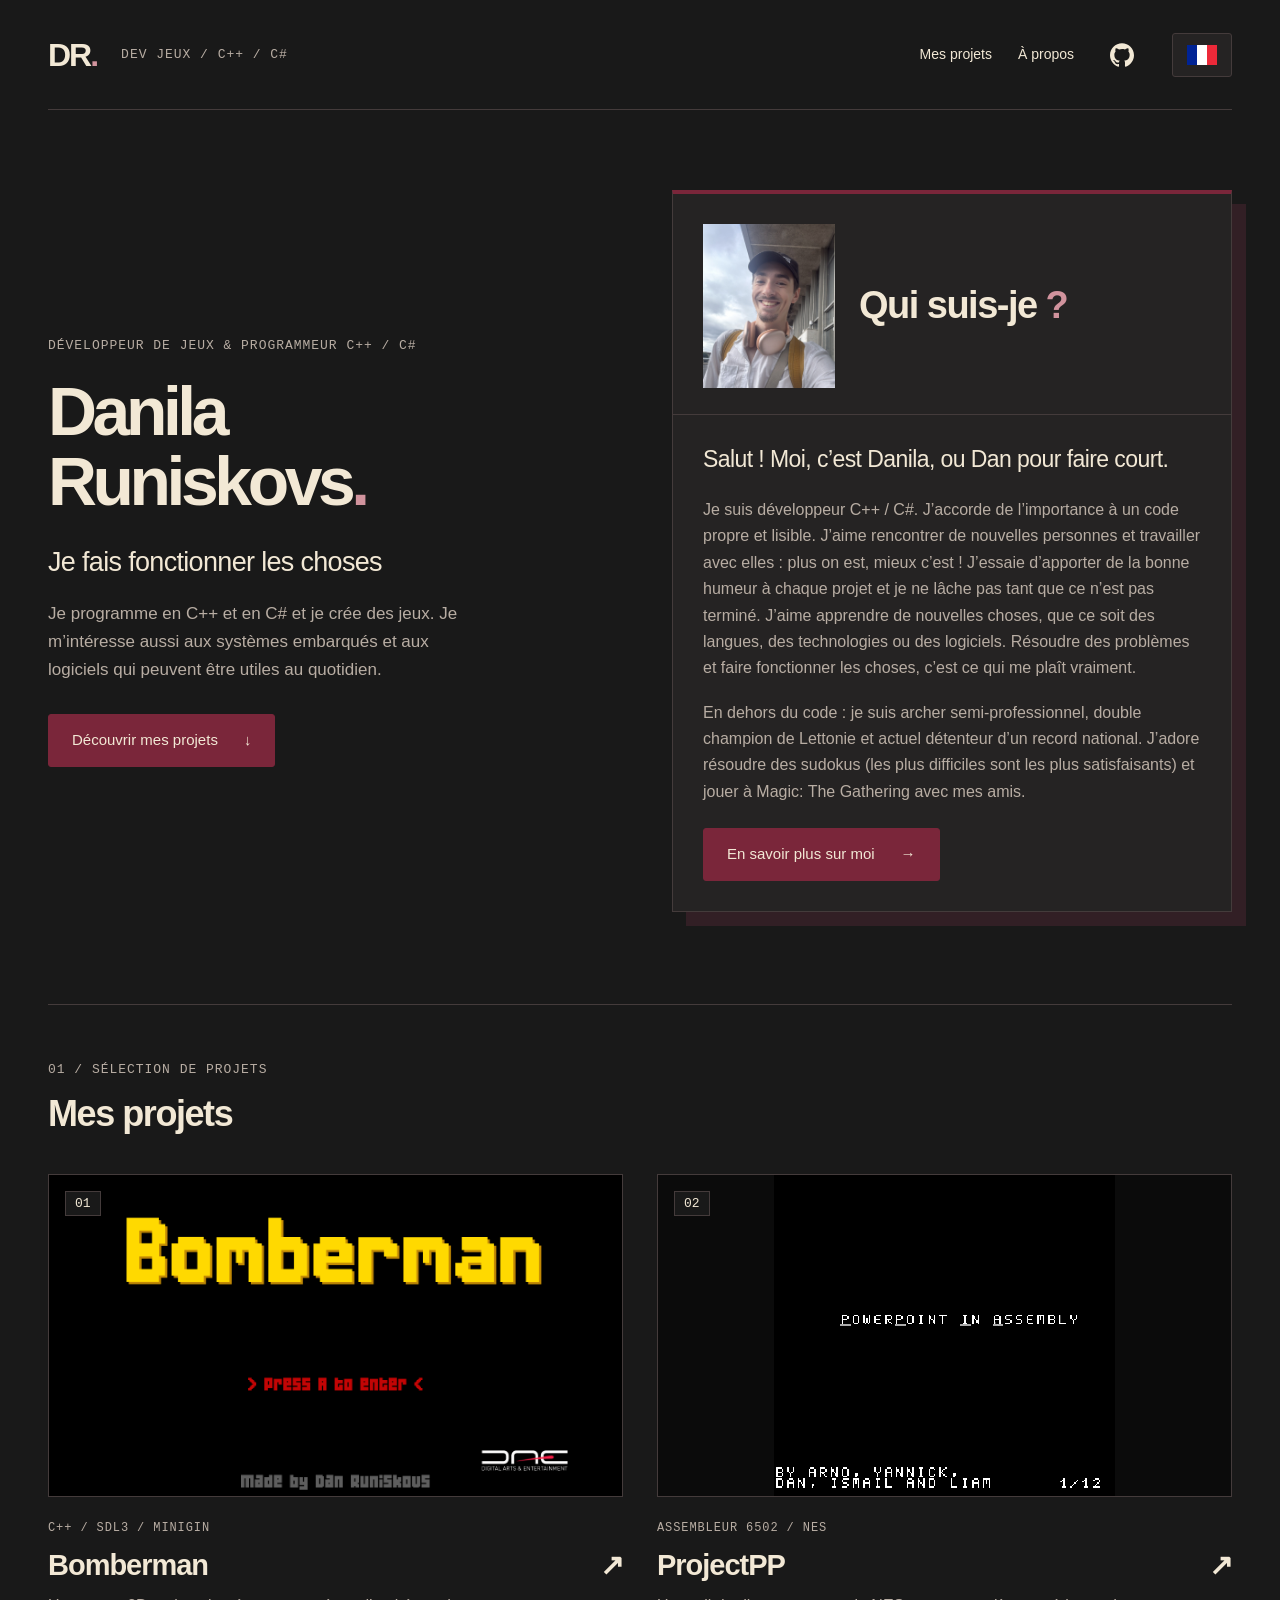
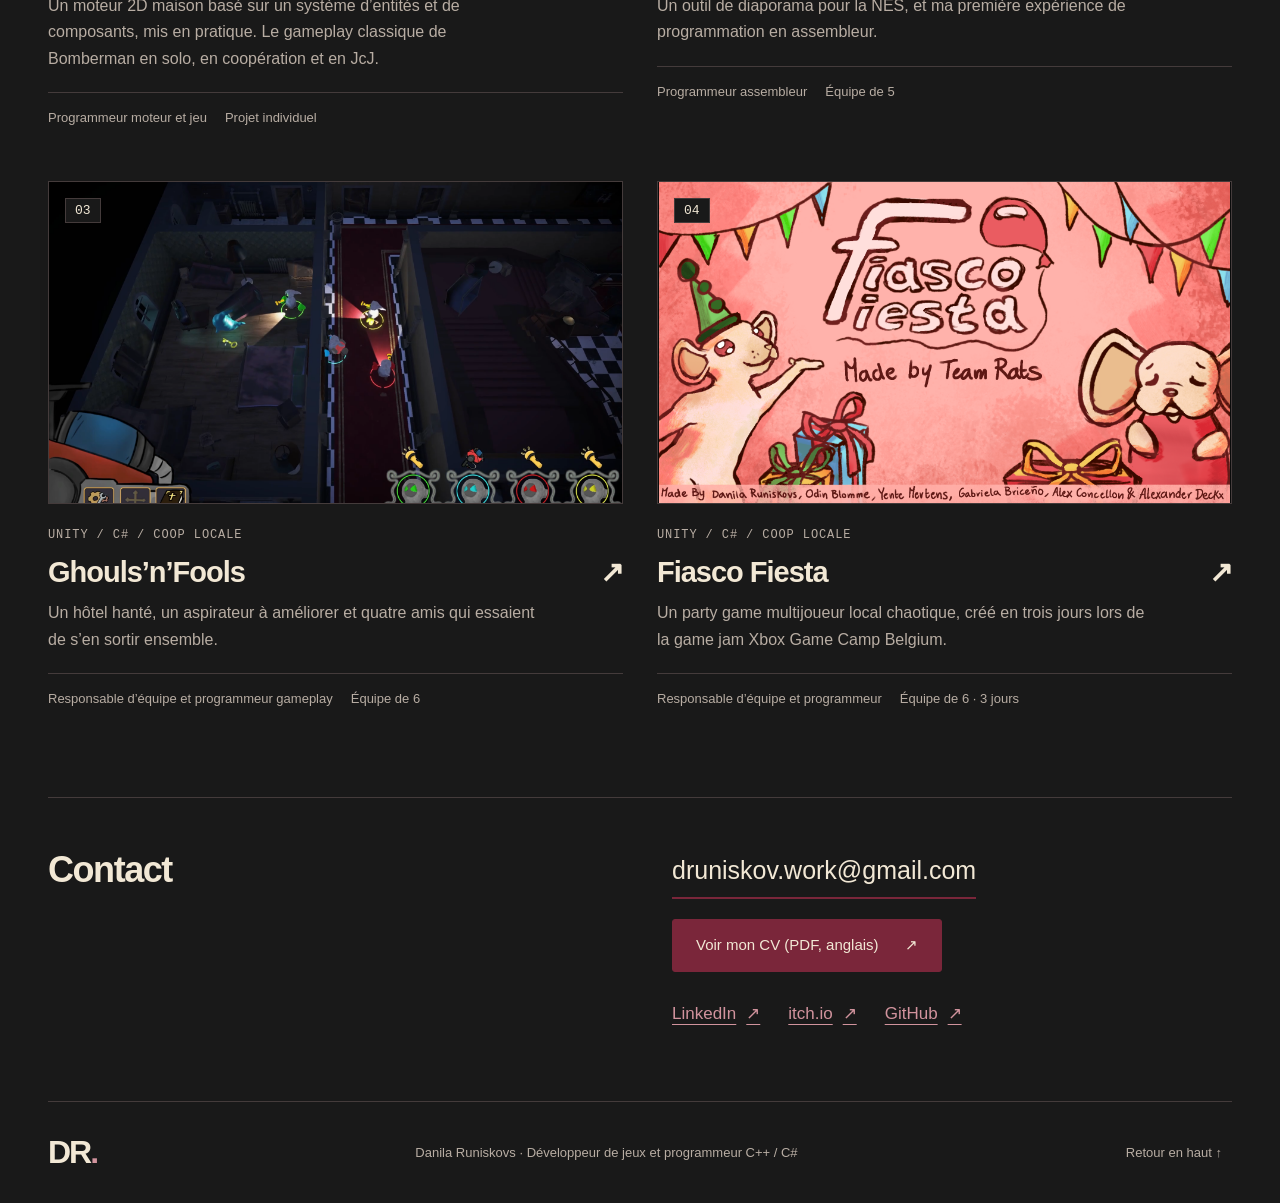
<file: index-fr.html>
<!doctype html>
<html lang="fr"><head>
<meta charset="utf-8">
<meta name="viewport" content="width=device-width, initial-scale=1">
<title>Portfolio · Danila Runiskovs</title>
<meta name="description" content="Développement C++ et C#, moteurs de jeux et programmation bas niveau. Une sélection de projets de Danila Runiskovs.">
<meta name="theme-color" content="#191919">
<link rel="icon" href="data:image/svg+xml,%3Csvg%20xmlns%3D%22http%3A//www.w3.org/2000/svg%22%20viewBox%3D%220%200%2064%2064%22%3E%3Crect%20width%3D%2264%22%20height%3D%2264%22%20rx%3D%2212%22%20fill%3D%22%237A263A%22/%3E%3Cpath%20d%3D%22M17%2017h12c23%200%2023%2030%200%2030H17zm8%207v16h4c12%200%2012-16%200-16z%22%20fill%3D%22%23F2E8D5%22/%3E%3C/svg%3E">
<link rel="stylesheet" href="styles.css"><script src="language.js?v=2" defer></script>
<link rel="alternate" hreflang="en" href="index.html">
<link rel="alternate" hreflang="fr" href="index-fr.html">
</head><body><a class="skip" href="#main">Aller au contenu</a>

<header class="header"><a class="brand" href="index-fr.html" aria-label="Danila Runiskovs, accueil"><span class="monogram">DR<span class="accent">.</span></span><span class="brand-sub">DEV JEUX / C++ / C#</span></a>
<nav aria-label="Navigation principale"><a href="index-fr.html#work">Mes projets</a><a href="about-fr.html">À propos</a><a class="github-link" href="https://github.com/Dan-Runiskovs" aria-label="Mon profil GitHub" title="GitHub"><svg xmlns="http://www.w3.org/2000/svg" width="24" height="24" viewbox="0 0 24 24" aria-hidden="true" focusable="false"><path fill="currentColor" d="M12 .297C5.37.297 0 5.67 0 12.297c0 5.303 3.438 9.8 8.205 11.385.6.113.82-.258.82-.577 0-.285-.01-1.04-.015-2.04-3.338.724-4.043-1.61-4.043-1.61-.546-1.387-1.333-1.756-1.333-1.756-1.09-.745.083-.729.083-.729 1.205.084 1.838 1.237 1.838 1.237 1.07 1.835 2.809 1.305 3.495.998.108-.776.418-1.305.762-1.605-2.665-.3-5.467-1.334-5.467-5.93 0-1.31.467-2.38 1.235-3.22-.123-.303-.535-1.524.117-3.176 0 0 1.008-.322 3.301 1.23a11.52 11.52 0 0 1 3.003-.404c1.02.005 2.047.138 3.003.404 2.291-1.552 3.297-1.23 3.297-1.23.653 1.652.242 2.873.12 3.176.77.84 1.233 1.91 1.233 3.22 0 4.61-2.807 5.625-5.479 5.921.43.372.823 1.102.823 2.222 0 1.606-.015 2.898-.015 3.293 0 .322.216.694.825.576C20.565 22.092 24 17.592 24 12.297c0-6.627-5.373-12-12-12"></path></svg></a></nav>
<div class="language-control"><details class="language-picker"><summary title="Choisir la langue: Français" aria-label="Choisir la langue: Français"><img src="assets/flag-fr.svg" width="30" height="20" alt=""></summary><div class="language-options"><a href="index.html" lang="en" hreflang="en" title="English" aria-label="English"><img src="assets/flag-en.svg" width="30" height="20" alt=""><span class="sr-only">English</span></a><a href="index-fr.html" lang="fr" hreflang="fr" title="Français" aria-label="Français" aria-current="true"><img src="assets/flag-fr.svg" width="30" height="20" alt=""><span class="sr-only">Français</span></a></div></details></div>
</header>

<main id="main">
<section class="hero">
<div class="hero-copy"><p class="eyebrow">DÉVELOPPEUR DE JEUX &amp; PROGRAMMEUR C++ / C#</p>

<h1>Danila<br>Runiskovs<span class="accent">.</span></h1>
<p class="intro">Je fais fonctionner les choses</p>
<p class="hero-description">Je programme en C++ et en C# et je crée des jeux. Je m’intéresse aussi aux systèmes embarqués et aux logiciels qui peuvent être utiles au quotidien.</p>
<a class="button" href="#work">Découvrir mes projets <span aria-hidden="true">↓</span></a></div>
<aside id="about" class="profile-card" aria-labelledby="profile-title">
  <div class="profile-top">
    <div class="profile-portrait"><img src="assets/danila.jpg" alt="Danila souriant à l’extérieur" width="1152" height="2048"></div>
    <div><h2 id="profile-title">Qui suis-je <span class="accent">?</span></h2></div>
  </div>
  <div class="profile-body">
    <p class="profile-intro">Salut ! Moi, c’est Danila, ou Dan pour faire court.</p>
    <p>Je suis développeur C++ / C#. J’accorde de l’importance à un code propre et lisible. J’aime rencontrer de nouvelles personnes et travailler avec elles : plus on est, mieux c’est ! J’essaie d’apporter de la bonne humeur à chaque projet et je ne lâche pas tant que ce n’est pas terminé. J’aime apprendre de nouvelles choses, que ce soit des langues, des technologies ou des logiciels. Résoudre des problèmes et faire fonctionner les choses, c’est ce qui me plaît vraiment.</p>
    <p>En dehors du code : je suis archer semi-professionnel, double champion de Lettonie et actuel détenteur d’un record national. J’adore résoudre des sudokus (les plus difficiles sont les plus satisfaisants) et jouer à Magic: The Gathering avec mes amis.</p>
    <a class="button" href="about-fr.html">En savoir plus sur moi <span aria-hidden="true">→</span></a>
  </div>
</aside></section>

<section id="work" class="work">
<div class="section-heading">
<div><p class="eyebrow">01 / SÉLECTION DE PROJETS</p>

<h2>Mes projets</h2>
</div>

</div>

<div class="projects">
<article class="project-card bomberman"><a class="project-visual" href="bomberman-fr.html" aria-label="Découvrir Bomberman"><img src="assets/bomberman-thumbnail.png" alt="Écran titre de Bomberman avec un logo jaune et une invite à appuyer sur A." loading="lazy" width="1280" height="720"><span class="project-number">01</span></a>
<div class="project-copy"><p class="eyebrow">C++ / SDL3 / MINIGIN</p>

<h3><a href="bomberman-fr.html">Bomberman <span aria-hidden="true">↗</span></a></h3>
<p>Un moteur 2D maison basé sur un système d’entités et de composants, mis en pratique. Le gameplay classique de Bomberman en solo, en coopération et en JcJ.</p>

<div class="project-meta"><span>Programmeur moteur et jeu</span><span>Projet individuel</span></div>
</div>
</article>

<article class="project-card projectpp"><a class="project-visual" href="projectpp-fr.html" aria-label="Découvrir ProjectPP"><img src="assets/projectpp.gif" alt="Diapositive d’ouverture de ProjectPP, intitulée PowerPoint in Assembly, avec les noms des cinq membres de l’équipe." loading="lazy" width="1006" height="946"><span class="project-number">02</span></a>
<div class="project-copy"><p class="eyebrow">ASSEMBLEUR 6502 / NES</p>

<h3><a href="projectpp-fr.html">ProjectPP <span aria-hidden="true">↗</span></a></h3>
<p>Un outil de diaporama pour la NES, et ma première expérience de programmation en assembleur.</p>

<div class="project-meta"><span>Programmeur assembleur</span><span>Équipe de 5</span></div>
</div>
</article>

<article class="project-card ghouls-and-fools"><a class="project-visual" href="ghouls-and-fools-fr.html" aria-label="Découvrir Ghouls’n’Fools"><img src="assets/ghouls-and-fools-thumbnail.png" alt="Quatre joueurs explorant un hôtel hanté avec des lampes torches dans Ghouls’n’Fools." loading="lazy" width="1920" height="1080"><span class="project-number">03</span></a>
<div class="project-copy"><p class="eyebrow">UNITY / C# / COOP LOCALE</p>

<h3><a href="ghouls-and-fools-fr.html">Ghouls’n’Fools <span aria-hidden="true">↗</span></a></h3>
<p>Un hôtel hanté, un aspirateur à améliorer et quatre amis qui essaient de s’en sortir ensemble.</p>

<div class="project-meta"><span>Responsable d’équipe et programmeur gameplay</span><span>Équipe de 6</span></div>
</div>
</article>

<article class="project-card fiasco-fiesta"><a class="project-visual" href="fiasco-fiesta-fr.html" aria-label="Découvrir Fiasco Fiesta"><img src="assets/fiasco-fiesta.png" alt="Illustration de Fiasco Fiesta provenant de la page itch.io du jeu." loading="lazy"><span class="project-number">04</span></a>
<div class="project-copy"><p class="eyebrow">UNITY / C# / COOP LOCALE</p>

<h3><a href="fiasco-fiesta-fr.html">Fiasco Fiesta <span aria-hidden="true">↗</span></a></h3>
<p>Un party game multijoueur local chaotique, créé en trois jours lors de la game jam Xbox Game Camp Belgium.</p>

<div class="project-meta"><span>Responsable d’équipe et programmeur</span><span>Équipe de 6 · 3 jours</span></div>
</div>
</article>
</div>
</section>


<section id="contact" class="contact-section" aria-labelledby="contact-heading">
<div><h2 id="contact-heading">Contact</h2></div>
<div class="contact-content">
<a class="contact-email" href="mailto:druniskov.work@gmail.com" aria-label="E-mail: druniskov.work@gmail.com">druniskov.work@gmail.com</a>
<a class="button resume-link" href="assets/Danila-Runiskovs-Resume.pdf" target="_blank" rel="noopener noreferrer" aria-label="Voir mon CV en anglais (PDF, nouvel onglet)">Voir mon CV (PDF, anglais) <span aria-hidden="true">↗</span></a>
<ul class="contact-links">
<li><a href="https://www.linkedin.com/in/danila-runiskovs-193727433">LinkedIn <span aria-hidden="true">↗</span></a></li>
<li><a href="https://itch.io/profile/middleguy">itch.io <span aria-hidden="true">↗</span></a></li>
<li><a href="https://github.com/TheMiddleGuy">GitHub <span aria-hidden="true">↗</span></a></li>
</ul>
</div>
</section>
</main>

<footer><a class="brand" href="index-fr.html">DR<span class="accent">.</span></a><span>Danila Runiskovs · Développeur de jeux et programmeur C++ / C#</span><a href="#main">Retour en haut ↑</a></footer>
</body></html>
</file>
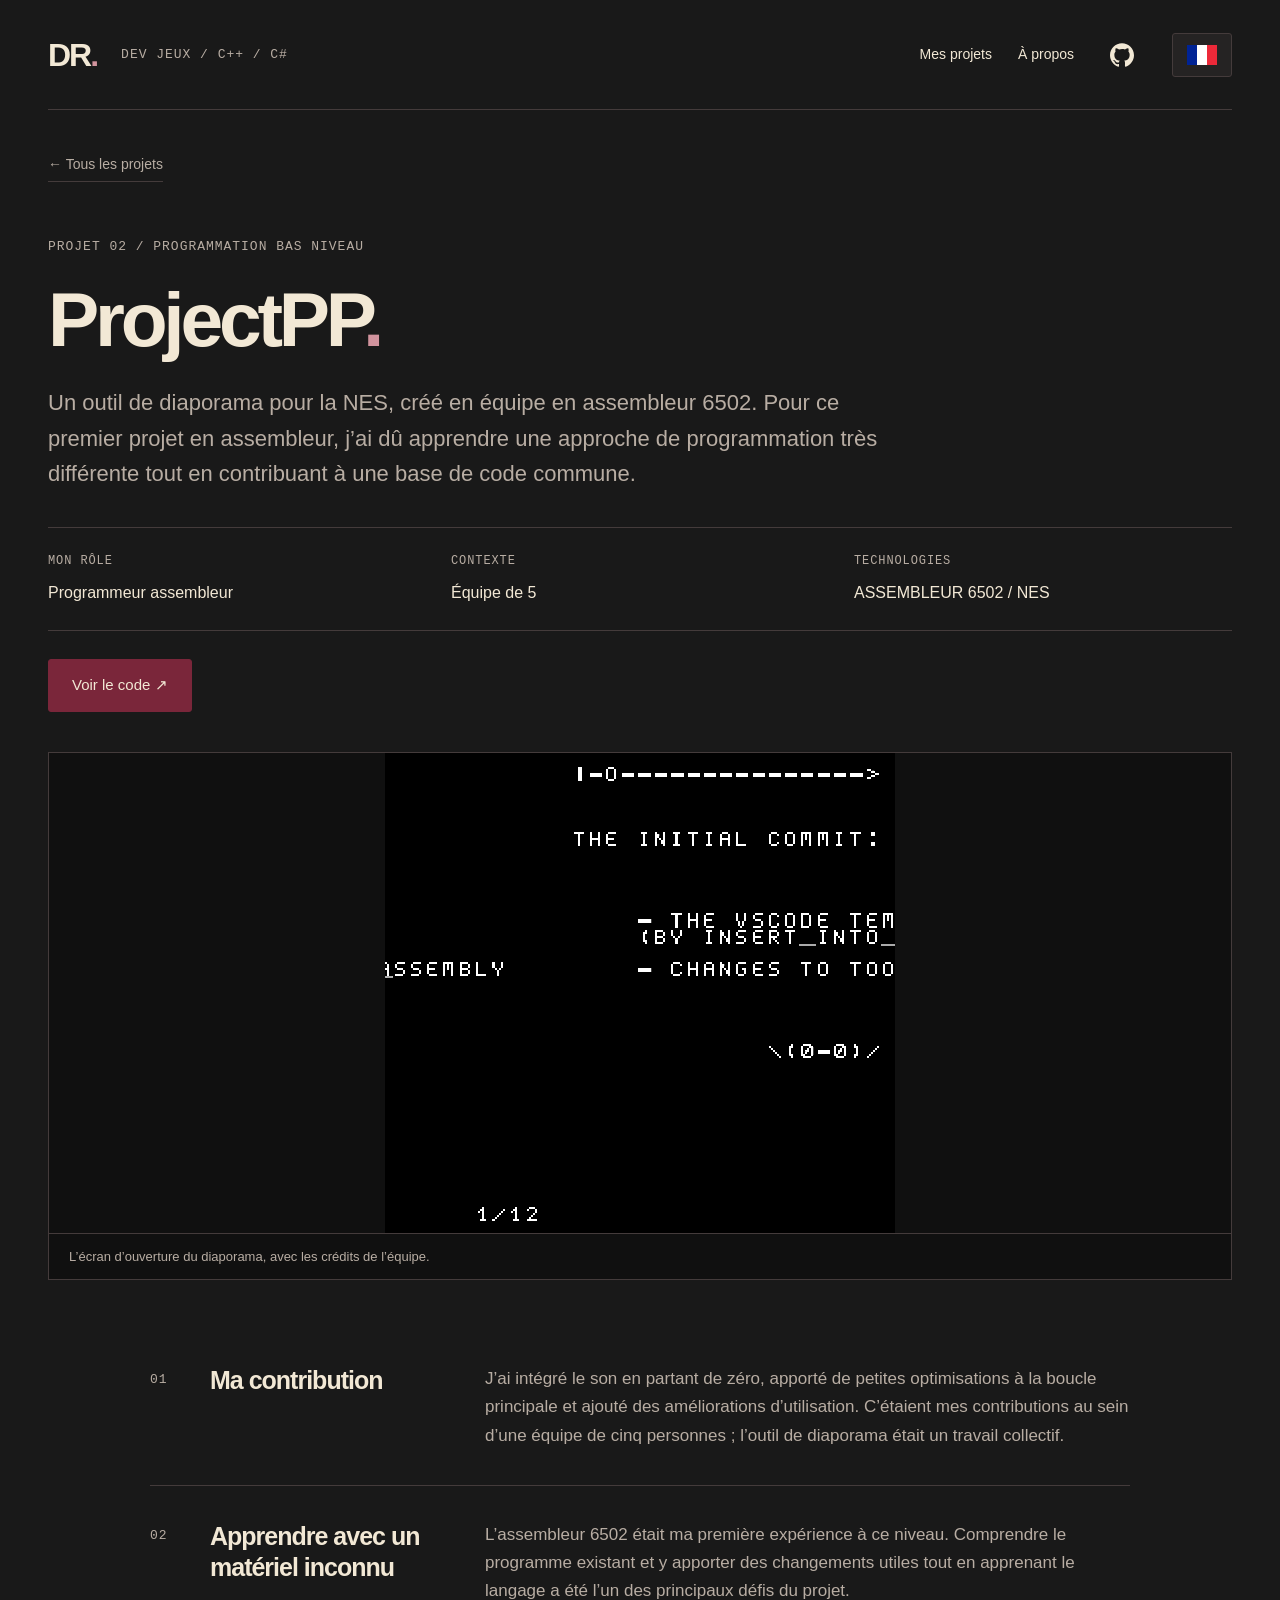
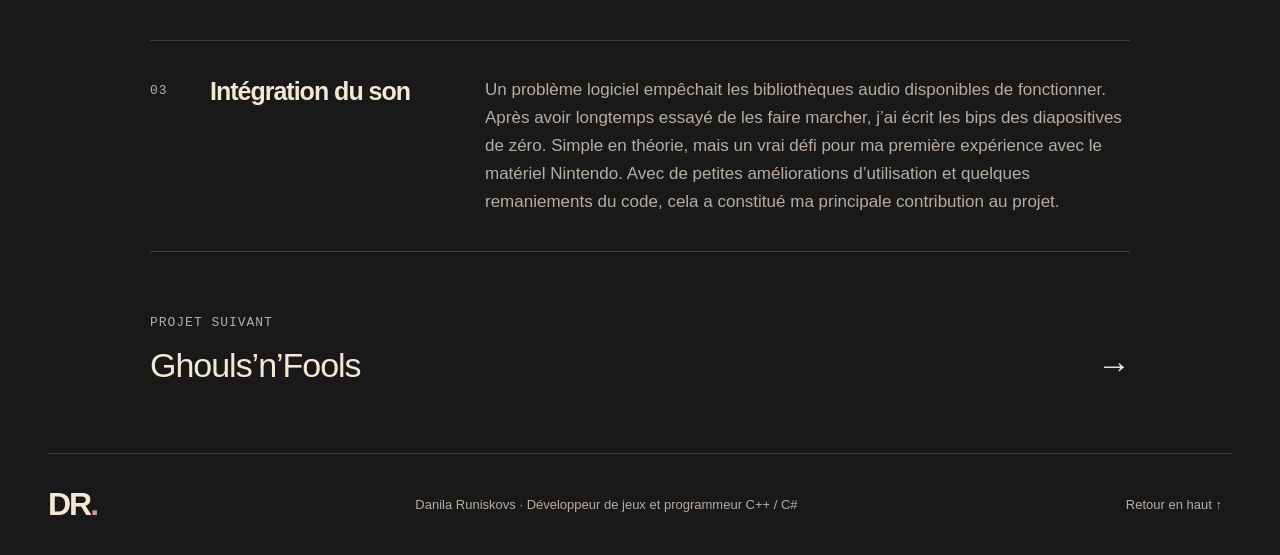
<file: projectpp-fr.html>
<!doctype html>
<html lang="fr"><head>
<meta charset="utf-8">
<meta name="viewport" content="width=device-width, initial-scale=1">
<title>ProjectPP · Danila Runiskovs</title>
<meta name="description" content="Un outil de diaporama pour la NES, créé en équipe en assembleur 6502. Pour ce premier projet en assembleur, j’ai dû apprendre une approche de programmation très différente tout en contribuant à une base de code commune.">
<meta name="theme-color" content="#191919">
<link rel="icon" href="data:image/svg+xml,%3Csvg%20xmlns%3D%22http%3A//www.w3.org/2000/svg%22%20viewBox%3D%220%200%2064%2064%22%3E%3Crect%20width%3D%2264%22%20height%3D%2264%22%20rx%3D%2212%22%20fill%3D%22%237A263A%22/%3E%3Cpath%20d%3D%22M17%2017h12c23%200%2023%2030%200%2030H17zm8%207v16h4c12%200%2012-16%200-16z%22%20fill%3D%22%23F2E8D5%22/%3E%3C/svg%3E">
<link rel="stylesheet" href="styles.css"><script src="language.js?v=2" defer></script>
<link rel="alternate" hreflang="en" href="projectpp.html">
<link rel="alternate" hreflang="fr" href="projectpp-fr.html">
</head><body><a class="skip" href="#main">Aller au contenu</a>

<header class="header"><a class="brand" href="index-fr.html" aria-label="Danila Runiskovs, accueil"><span class="monogram">DR<span class="accent">.</span></span><span class="brand-sub">DEV JEUX / C++ / C#</span></a>
<nav aria-label="Navigation principale"><a href="index-fr.html#work">Mes projets</a><a href="about-fr.html">À propos</a><a class="github-link" href="https://github.com/Dan-Runiskovs" aria-label="Mon profil GitHub" title="GitHub"><svg xmlns="http://www.w3.org/2000/svg" width="24" height="24" viewbox="0 0 24 24" aria-hidden="true" focusable="false"><path fill="currentColor" d="M12 .297C5.37.297 0 5.67 0 12.297c0 5.303 3.438 9.8 8.205 11.385.6.113.82-.258.82-.577 0-.285-.01-1.04-.015-2.04-3.338.724-4.043-1.61-4.043-1.61-.546-1.387-1.333-1.756-1.333-1.756-1.09-.745.083-.729.083-.729 1.205.084 1.838 1.237 1.838 1.237 1.07 1.835 2.809 1.305 3.495.998.108-.776.418-1.305.762-1.605-2.665-.3-5.467-1.334-5.467-5.93 0-1.31.467-2.38 1.235-3.22-.123-.303-.535-1.524.117-3.176 0 0 1.008-.322 3.301 1.23a11.52 11.52 0 0 1 3.003-.404c1.02.005 2.047.138 3.003.404 2.291-1.552 3.297-1.23 3.297-1.23.653 1.652.242 2.873.12 3.176.77.84 1.233 1.91 1.233 3.22 0 4.61-2.807 5.625-5.479 5.921.43.372.823 1.102.823 2.222 0 1.606-.015 2.898-.015 3.293 0 .322.216.694.825.576C20.565 22.092 24 17.592 24 12.297c0-6.627-5.373-12-12-12"></path></svg></a></nav>
<div class="language-control"><details class="language-picker"><summary title="Choisir la langue: Français" aria-label="Choisir la langue: Français"><img src="assets/flag-fr.svg" width="30" height="20" alt=""></summary><div class="language-options"><a href="projectpp.html" lang="en" hreflang="en" title="English" aria-label="English"><img src="assets/flag-en.svg" width="30" height="20" alt=""><span class="sr-only">English</span></a><a href="projectpp-fr.html" lang="fr" hreflang="fr" title="Français" aria-label="Français" aria-current="true"><img src="assets/flag-fr.svg" width="30" height="20" alt=""><span class="sr-only">Français</span></a></div></details></div>
</header>

<main id="main" class="detail"><a class="back-link" href="index-fr.html#work">← Tous les projets</a>
<div class="detail-heading"><p class="eyebrow">PROJET 02 / PROGRAMMATION BAS NIVEAU</p>

<h1>ProjectPP<span class="accent">.</span></h1>
<p class="detail-intro">Un outil de diaporama pour la NES, créé en équipe en assembleur 6502. Pour ce premier projet en assembleur, j’ai dû apprendre une approche de programmation très différente tout en contribuant à une base de code commune.</p>
</div>

<dl class="facts">
<div><dt>MON RÔLE</dt><dd>Programmeur assembleur</dd></div>

<div><dt>CONTEXTE</dt><dd>Équipe de 5</dd></div>

<div><dt>TECHNOLOGIES</dt><dd>ASSEMBLEUR 6502 / NES</dd></div>
</dl>

<div class="project-links"><a class="button" href="https://github.com/meowmeowbee01/Project_PP">Voir le code ↗</a></div>

<figure class="detail-media nes"><img src="assets/projectpp.gif" alt="Diapositive d’ouverture de ProjectPP, intitulée PowerPoint in Assembly, avec les noms des cinq membres de l’équipe." width="1006" height="946">
<figcaption>L’écran d’ouverture du diaporama, avec les crédits de l’équipe.</figcaption></figure>

<div class="case-study">
<section class="case-section"><p class="eyebrow">01</p>

<h2>Ma contribution</h2>
<p>J’ai intégré le son en partant de zéro, apporté de petites optimisations à la boucle principale et ajouté des améliorations d’utilisation. C’étaient mes contributions au sein d’une équipe de cinq personnes ; l’outil de diaporama était un travail collectif.</p>
</section>

<section class="case-section"><p class="eyebrow">02</p>

<h2>Apprendre avec un matériel inconnu</h2>
<p>L’assembleur 6502 était ma première expérience à ce niveau. Comprendre le programme existant et y apporter des changements utiles tout en apprenant le langage a été l’un des principaux défis du projet.</p>
</section>

<section class="case-section"><p class="eyebrow">03</p>

<h2>Intégration du son</h2>
<p>Un problème logiciel empêchait les bibliothèques audio disponibles de fonctionner. Après avoir longtemps essayé de les faire marcher, j’ai écrit les bips des diapositives de zéro. Simple en théorie, mais un vrai défi pour ma première expérience avec le matériel Nintendo. Avec de petites améliorations d’utilisation et quelques remaniements du code, cela a constitué ma principale contribution au projet.</p>
</section>
</div>
<a class="next-project" href="ghouls-and-fools-fr.html"><span class="eyebrow">PROJET SUIVANT</span><span>Ghouls’n’Fools <span aria-hidden="true">→</span></span></a></main>

<footer><a class="brand" href="index-fr.html">DR<span class="accent">.</span></a><span>Danila Runiskovs · Développeur de jeux et programmeur C++ / C#</span><a href="#main">Retour en haut ↑</a></footer>
</body></html>
</file>
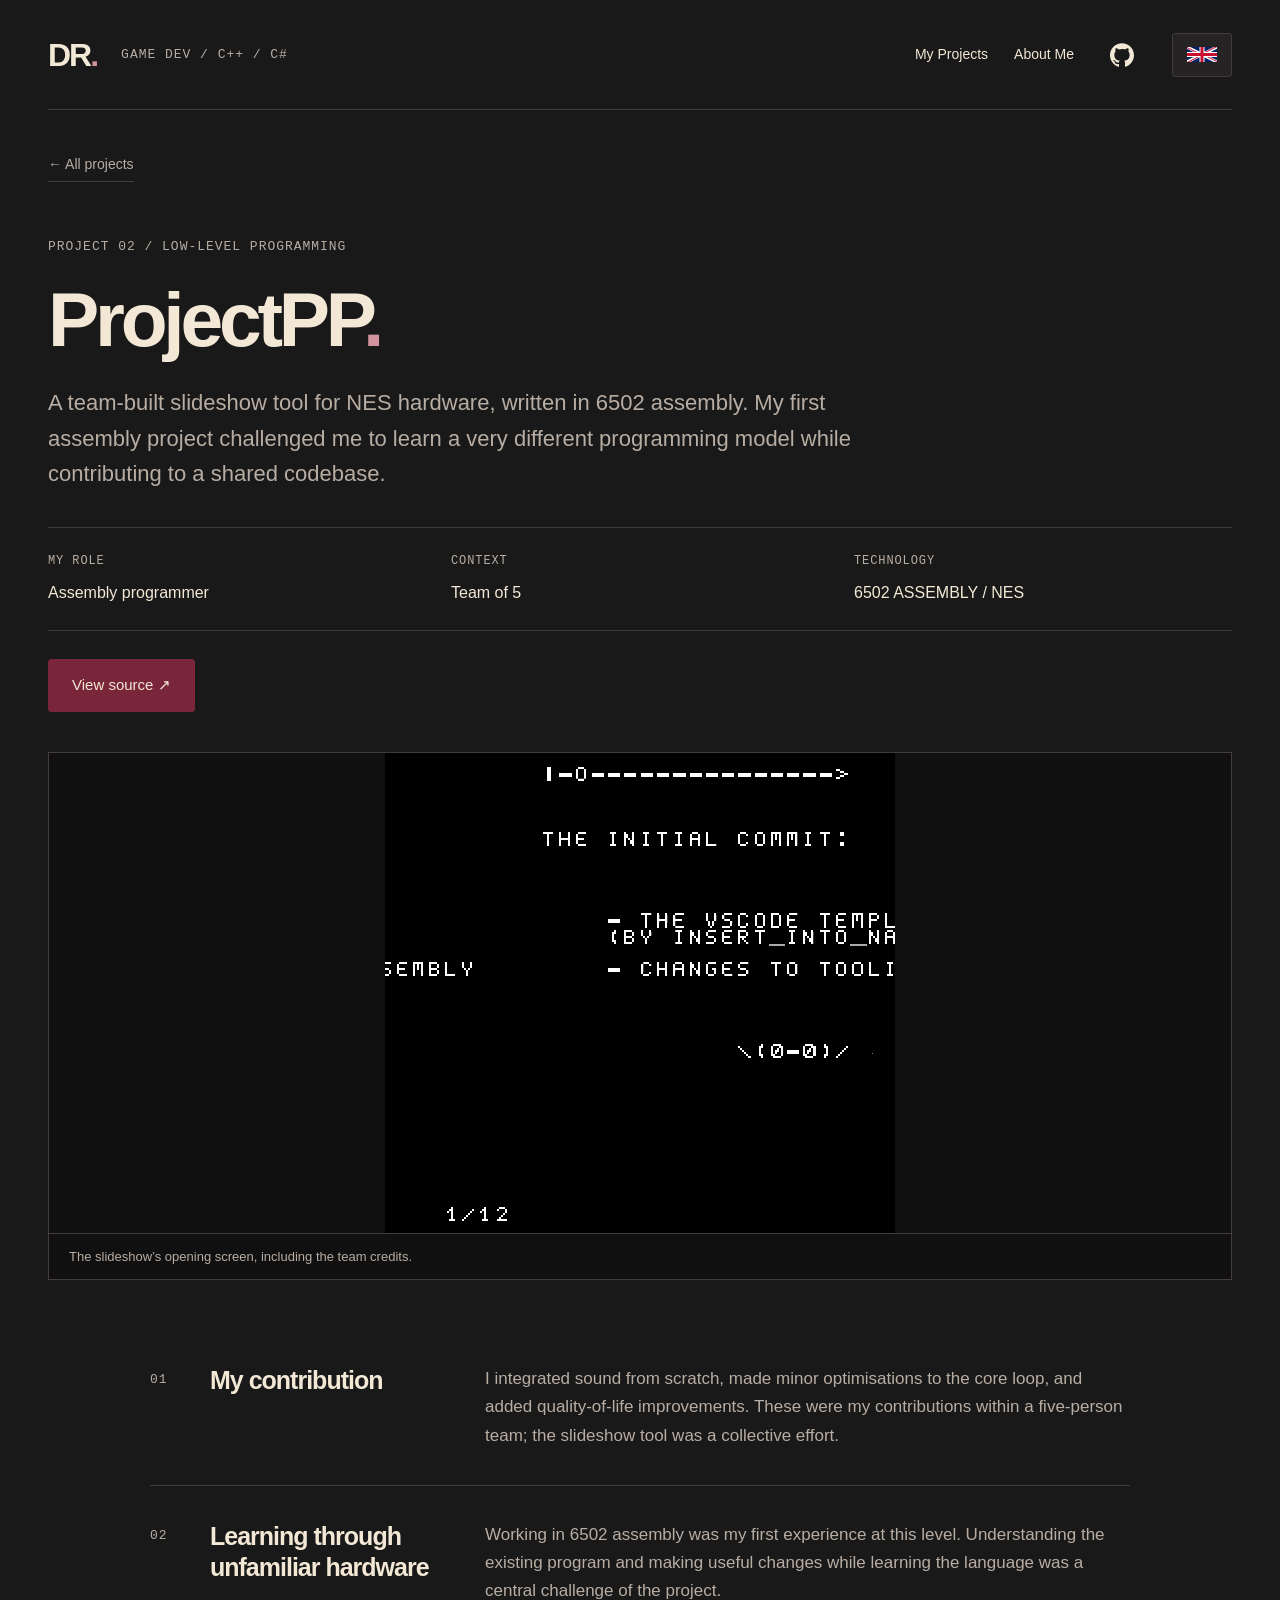
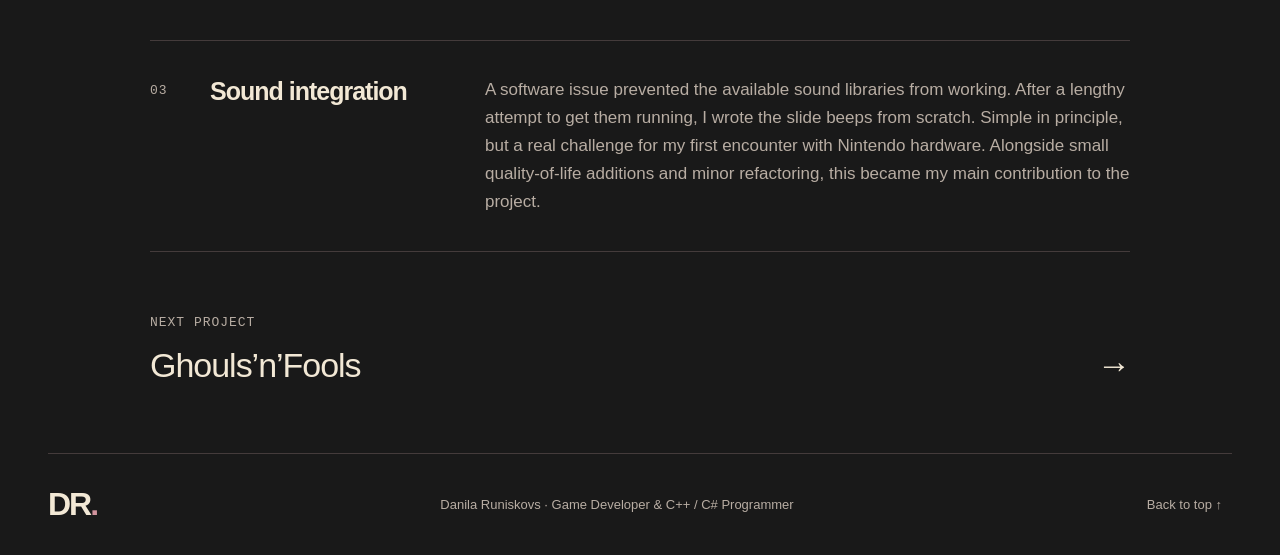
<file: projectpp.html>
<!doctype html>
<html lang="en"><head>
<meta charset="utf-8">
<meta name="viewport" content="width=device-width, initial-scale=1">
<title>ProjectPP · Danila Runiskovs</title>
<meta name="description" content="A team-built slideshow tool for NES hardware, written in 6502 assembly. My first assembly project challenged me to learn a very different programming model while contributing to a shared codebase.">
<meta name="theme-color" content="#191919">
<link rel="icon" href="data:image/svg+xml,%3Csvg%20xmlns%3D%22http%3A//www.w3.org/2000/svg%22%20viewBox%3D%220%200%2064%2064%22%3E%3Crect%20width%3D%2264%22%20height%3D%2264%22%20rx%3D%2212%22%20fill%3D%22%237A263A%22/%3E%3Cpath%20d%3D%22M17%2017h12c23%200%2023%2030%200%2030H17zm8%207v16h4c12%200%2012-16%200-16z%22%20fill%3D%22%23F2E8D5%22/%3E%3C/svg%3E">
<link rel="stylesheet" href="styles.css"><script src="language.js?v=2" defer></script>
<link rel="alternate" hreflang="en" href="projectpp.html">
<link rel="alternate" hreflang="fr" href="projectpp-fr.html">
</head><body><a class="skip" href="#main">Skip to content</a>

<header class="header"><a class="brand" href="index.html" aria-label="Danila Runiskovs, home"><span class="monogram">DR<span class="accent">.</span></span><span class="brand-sub">GAME DEV / C++ / C#</span></a>
<nav aria-label="Main navigation"><a href="index.html#work">My Projects</a><a href="about.html">About Me</a><a class="github-link" href="https://github.com/Dan-Runiskovs" aria-label="My GitHub profile" title="GitHub"><svg xmlns="http://www.w3.org/2000/svg" width="24" height="24" viewBox="0 0 24 24" aria-hidden="true" focusable="false"><path fill="currentColor" d="M12 .297C5.37.297 0 5.67 0 12.297c0 5.303 3.438 9.8 8.205 11.385.6.113.82-.258.82-.577 0-.285-.01-1.04-.015-2.04-3.338.724-4.043-1.61-4.043-1.61-.546-1.387-1.333-1.756-1.333-1.756-1.09-.745.083-.729.083-.729 1.205.084 1.838 1.237 1.838 1.237 1.07 1.835 2.809 1.305 3.495.998.108-.776.418-1.305.762-1.605-2.665-.3-5.467-1.334-5.467-5.93 0-1.31.467-2.38 1.235-3.22-.123-.303-.535-1.524.117-3.176 0 0 1.008-.322 3.301 1.23a11.52 11.52 0 0 1 3.003-.404c1.02.005 2.047.138 3.003.404 2.291-1.552 3.297-1.23 3.297-1.23.653 1.652.242 2.873.12 3.176.77.84 1.233 1.91 1.233 3.22 0 4.61-2.807 5.625-5.479 5.921.43.372.823 1.102.823 2.222 0 1.606-.015 2.898-.015 3.293 0 .322.216.694.825.576C20.565 22.092 24 17.592 24 12.297c0-6.627-5.373-12-12-12"/></svg></a></nav>
<div class="language-control"><details class="language-picker"><summary title="Choose language: English" aria-label="Choose language: English"><img src="assets/flag-en.svg" width="30" height="20" alt=""></summary><div class="language-options"><a href="projectpp.html" lang="en" hreflang="en" title="English" aria-label="English" aria-current="true"><img src="assets/flag-en.svg" width="30" height="20" alt=""><span class="sr-only">English</span></a><a href="projectpp-fr.html" lang="fr" hreflang="fr" title="Français" aria-label="Français"><img src="assets/flag-fr.svg" width="30" height="20" alt=""><span class="sr-only">Français</span></a></div></details></div>
</header>

<main id="main" class="detail"><a class="back-link" href="index.html#work">← All projects</a>
<div class="detail-heading"><p class="eyebrow">PROJECT 02 / LOW-LEVEL PROGRAMMING</p>

<h1>ProjectPP<span class="accent">.</span></h1>
<p class="detail-intro">A team-built slideshow tool for NES hardware, written in 6502 assembly. My first assembly project challenged me to learn a very different programming model while contributing to a shared codebase.</p>
</div>

<dl class="facts">
<div><dt>MY ROLE</dt><dd>Assembly programmer</dd></div>

<div><dt>CONTEXT</dt><dd>Team of 5</dd></div>

<div><dt>TECHNOLOGY</dt><dd>6502 ASSEMBLY / NES</dd></div>
</dl>

<div class="project-links"><a class="button" href="https://github.com/meowmeowbee01/Project_PP">View source ↗</a></div>

<figure class="detail-media nes"><img src="assets/projectpp.gif" alt="ProjectPP title slide reading PowerPoint in Assembly, with the five team members credited." width="1006" height="946">
<figcaption>The slideshow’s opening screen, including the team credits.</figcaption></figure>

<div class="case-study">
<section class="case-section"><p class="eyebrow">01</p>

<h2>My contribution</h2>
<p>I integrated sound from scratch, made minor optimisations to the core loop, and added quality-of-life improvements. These were my contributions within a five-person team; the slideshow tool was a collective effort.</p>
</section>

<section class="case-section"><p class="eyebrow">02</p>

<h2>Learning through unfamiliar hardware</h2>
<p>Working in 6502 assembly was my first experience at this level. Understanding the existing program and making useful changes while learning the language was a central challenge of the project.</p>
</section>

<section class="case-section"><p class="eyebrow">03</p>

<h2>Sound integration</h2>
<p>A software issue prevented the available sound libraries from working. After a lengthy attempt to get them running, I wrote the slide beeps from scratch. Simple in principle, but a real challenge for my first encounter with Nintendo hardware. Alongside small quality-of-life additions and minor refactoring, this became my main contribution to the project.</p>
</section>
</div>
<a class="next-project" href="ghouls-and-fools.html"><span class="eyebrow">NEXT PROJECT</span><span>Ghouls’n’Fools <span aria-hidden="true">→</span></span></a></main>

<footer><a class="brand" href="index.html">DR<span class="accent">.</span></a><span>Danila Runiskovs · Game Developer &amp; C++ / C# Programmer</span><a href="#main">Back to top ↑</a></footer>
</body></html>
</file>
<file: styles.css>
/* Shared palette and base styles. Mobile rules are at the end. */
:root {
  --bg:#191919;
  --panel:#252323;
  --red:#7a263a;
  --cream:#f2e8d5;
  --muted:#b8ada3;
  --line:#443b3b;
  --accent:#d1939d;
  color-scheme:dark
}

* {
  box-sizing:border-box
}

html {
  scroll-behavior:smooth;
  scroll-padding-top:30px
}

body {
  margin:0;
  background:var(--bg);
  color:var(--cream);
  font-family:Arial,Helvetica,sans-serif;
  font-size:17px;
  line-height:1.65
}

a {
  color:inherit;
  text-decoration:none
}

a:focus-visible,video:focus-visible {
  outline:3px solid var(--cream);
  outline-offset:6px
}

a:hover {
  text-decoration-color:var(--accent)
}

img,video {
  max-width:100%;
  display:block
}

button,a {
  -webkit-tap-highlight-color:transparent
}

.header,main,footer {
  width:min(1240px,calc(100% - 96px));
  margin-inline:auto
}

.header {
  display:flex;
  justify-content:space-between;
  align-items:center;
  min-height:110px;
  border-bottom:1px solid var(--line);
  gap:30px
}

.brand {
  display:flex;
  align-items:center;
  gap:24px
}

.monogram,footer .brand {
  font-weight:800;
  font-size:32px;
  letter-spacing:-2px;
  line-height:1
}

.brand-sub,.eyebrow,.cover-label,.cover-bottom,dt,.skill-list {
  font-family:Consolas,'Courier New',monospace;
  font-size:13px;
  letter-spacing:.075em
}

.brand-sub {
  color:var(--muted)
}

.accent {
  color:var(--accent)
}

nav {
  display:flex;
  gap:34px;
  font-size:14px
}

nav a {
  padding-block:12px
}

nav a:hover {
  box-shadow:inset 0 -2px var(--accent)
}

.hero {
  display:grid;
  grid-template-columns:1fr 1fr;
  gap:64px;
  align-items:center;
  padding:80px 0 92px
}

.eyebrow {
  color:var(--muted);
  margin:0 0 20px
}

.hero h1 {
  font-size:clamp(54px,5.3vw,76px);
  letter-spacing:-.065em;
  line-height:1.03;
  margin:0 0 28px;
  font-weight:750
}

.intro {
  font-size:27px;
  line-height:1.3;
  margin:0 0 20px;
  letter-spacing:-.025em
}

.hero-description {
  color:var(--muted);
  max-width:440px;
  margin:0 0 30px
}

.button {
  display:inline-flex;
  align-items:center;
  justify-content:center;
  gap:26px;
  padding:13px 23px;
  background:var(--red);
  color:var(--cream);
  font-size:15px;
  border:1px solid var(--red);
  border-radius:3px;
  transition:background .15s
}

.button:hover {
  background:#91364d
}

.button.secondary {
  background:transparent;
  border-color:var(--line)
}

.button.secondary:hover {
  border-color:var(--cream)
}

.hero-project {
  display:block;
  background:var(--panel);
  border:1px solid var(--line);
  position:relative;
  margin-top:45px;
  box-shadow:18px 18px 0 #321f25
}

.hero-image {
  padding:24px 0;
  background:#0b0b0b;
  border-top:4px solid var(--red)
}

.hero-image img {
  width:100%;
  aspect-ratio:16/9;
  object-fit:cover;
  image-rendering:pixelated
}

.hero-caption {
  display:flex;
  justify-content:space-between;
  align-items:center;
  padding:23px 26px;
  gap:15px
}

.hero-caption .eyebrow {
  font-size:12px;
  display:block;
  margin-bottom:8px
}

.hero-caption strong {
  display:block;
  font-size:29px;
  letter-spacing:-.03em;
  line-height:1.3
}

.hero-caption div>span:last-child {
  font-size:14px;
  color:var(--muted)
}

.round-arrow {
  font-size:26px
}

.hero-project:hover .round-arrow {
  color:var(--accent)
}

.work {
  padding:54px 0 88px;
  border-top:1px solid var(--line)
}

.section-heading {
  display:flex;
  align-items:flex-end;
  justify-content:space-between;
  gap:25px;
  margin-bottom:38px
}

.section-heading .eyebrow {
  margin-bottom:12px
}

h2 {
  font-size:36px;
  line-height:1.2;
  letter-spacing:-.04em;
  margin:0
}

.section-heading>p {
  font-size:15px;
  color:var(--muted);
  margin:0
}

.projects {
  display:grid;
  grid-template-columns:repeat(2,minmax(0,1fr));
  gap:52px 34px
}

.project-visual {
  display:block;
  position:relative;
  overflow:hidden;
  background:#0b0b0b;
  aspect-ratio:16/9;
  border:1px solid var(--line)
}

.project-visual img {
  width:100%;
  height:100%;
  object-fit:cover;
  transition:transform .2s
}

.project-visual:hover img {
  transform:scale(1.025)
}

.projectpp .project-visual img {
  object-fit:contain;
  image-rendering:pixelated
}

.project-number {
  position:absolute;
  left:16px;
  top:16px;
  background:var(--bg);
  border:1px solid var(--line);
  font:13px Consolas,monospace;
  padding:4px 9px
}

.project-copy {
  padding:22px 0 0
}

.project-copy .eyebrow {
  font-size:12px;
  margin-bottom:8px
}

.project-copy h3 {
  font-size:29px;
  letter-spacing:-.035em;
  margin:0 0 10px;
  line-height:1.25
}

.project-copy h3 a {
  display:flex;
  justify-content:space-between;
  gap:20px
}

.project-copy h3 a:hover {
  color:var(--accent)
}

.project-copy>p:not(.eyebrow) {
  color:var(--muted);
  font-size:16px;
  margin:0;
  max-width:490px
}

.project-meta {
  display:flex;
  flex-wrap:wrap;
  gap:6px 18px;
  border-top:1px solid var(--line);
  margin-top:20px;
  padding-top:14px;
  color:var(--muted);
  font-size:13px
}

.type-cover {
  height:100%;
  display:flex;
  flex-direction:column;
  justify-content:center;
  position:relative;
  padding:26px 40px 26px 70px;
  background:#302529
}

.fiasco-fiesta .type-cover {
  background:var(--red)
}

.cover-label {
  font-size:12px;
  margin-bottom:16px
}

.cover-title {
  font-size:clamp(36px,4.6vw,64px);
  line-height:.98;
  letter-spacing:-.05em;
  font-weight:800
}

.cover-title>span {
  font-family:Georgia,serif;
  font-style:italic;
  font-weight:400
}

.cover-bottom {
  font-size:12px;
  margin-top:22px
}

.about {
  border-top:1px solid var(--line);
  padding:65px 0 90px;
  display:grid;
  grid-template-columns:1fr 1fr;
  gap:64px
}

.about h2 {
  font-size:40px
}

.about-copy>p {
  margin:0 0 22px;
  color:var(--muted)
}

.about-copy>p:first-child {
  color:var(--cream)
}

.skill-list {
  display:flex;
  flex-wrap:wrap;
  gap:9px;
  margin:28px 0
}

.skill-list span {
  border:1px solid var(--line);
  padding:5px 11px;
  font-size:13px;
  letter-spacing:0
}

.text-link {
  display:inline-block;
  border-bottom:2px solid var(--red);
  padding:5px 0
}

.text-link:hover {
  border-color:var(--cream)
}

footer {
  border-top:1px solid var(--line);
  padding:30px 0;
  display:flex;
  justify-content:space-between;
  align-items:center;
  gap:25px;
  font-size:13px;
  color:var(--muted)
}

footer .brand {
  color:var(--cream);
  gap:0
}

footer a:last-child {
  padding:10px
}

.skip {
  position:absolute;
  top:-100px;
  left:20px;
  z-index:100;
  background:var(--cream);
  color:var(--bg);
  padding:10px 20px
}

.skip:focus {
  top:10px
}

.detail {
  padding-top:38px
}

.back-link {
  font-size:14px;
  color:var(--muted);
  display:inline-block;
  padding:5px 0;
  border-bottom:1px solid var(--line)
}

.detail-heading {
  padding:54px 0 36px;
  max-width:920px
}

.detail-heading h1 {
  font-size:clamp(43px,6vw,78px);
  line-height:1.08;
  letter-spacing:-.055em;
  margin:0 0 25px;
  overflow-wrap:anywhere
}

.detail-intro {
  font-size:22px;
  color:var(--muted);
  line-height:1.6;
  margin:0;
  max-width:870px
}

.facts {
  display:grid;
  grid-template-columns:repeat(3,1fr);
  gap:25px;
  border-block:1px solid var(--line);
  padding:24px 0;
  margin:0 0 28px
}

dt {
  color:var(--muted);
  font-size:12px;
  margin-bottom:8px
}

dd {
  margin:0;
  font-size:16px
}

.project-links {
  display:flex;
  gap:14px;
  flex-wrap:wrap;
  margin-bottom:40px
}

.detail-media {
  margin:0 0 50px;
  background:#101010;
  border:1px solid var(--line)
}

.detail-media video {
  width:100%;
  height:auto;
  max-height:660px
}

.detail-media.nes img {
  height:480px;
  width:100%;
  object-fit:contain;
  image-rendering:pixelated
}

.detail-media figcaption {
  font-size:13px;
  color:var(--muted);
  padding:12px 20px;
  border-top:1px solid var(--line)
}

.case-study {
  max-width:980px;
  margin:0 auto
}

.case-section {
  display:grid;
  grid-template-columns:35px 250px 1fr;
  gap:25px;
  padding:35px 0;
  border-bottom:1px solid var(--line)
}

.case-section .eyebrow {
  margin-top:4px
}

.case-section h2 {
  font-size:25px;
  line-height:1.25
}

.case-section>p:last-child {
  margin:0;
  color:var(--muted);
  font-size:17px
}

.next-project {
  display:block;
  padding:60px 0 65px;
  max-width:980px;
  margin:auto
}

.next-project>.eyebrow {
  display:block;
  margin-bottom:10px
}

.next-project>span:last-child {
  display:flex;
  justify-content:space-between;
  font-size:34px;
  line-height:1.3;
  letter-spacing:-.03em
}

.next-project:hover>span:last-child {
  color:var(--accent)
}


@media(min-width:1550px) {
  .hero {
  padding-block:100px
}


}

@media(max-width:1000px) {
  .header,main,footer {
  width:calc(100% - 56px)
}

.hero {
  gap:35px
}

.hero h1 {
  font-size:57px
}

.hero-caption {
  padding:18px
}

.hero-caption strong {
  font-size:26px
}

.brand-sub {
  display:none
}

.case-section {
  grid-template-columns:28px 200px 1fr;
  gap:20px
}

.cover-title {
  font-size:48px
}

.type-cover {
  padding-left:52px
}

.cover-label {
  font-size:11px
}

.about {
  gap:35px
}

.about h2 {
  font-size:34px
}


}


@media(max-width:700px) {
  .header,main,footer {
  width:calc(100% - 40px)
}

.header {
  min-height:84px;
  gap:15px
}

nav {
  gap:22px;
  font-size:14px
}

.hero {
  grid-template-columns:1fr;
  padding:50px 0 65px;
  gap:35px
}

.hero h1 {
  font-size:clamp(51px,12vw,72px)
}

.hero-project {
  margin:0 12px 0 0;
  box-shadow:12px 12px 0 #321f25
}

.hero-description {
  max-width:500px
}

.intro {
  font-size:26px
}

.section-heading {
  align-items:flex-start;
  flex-direction:column;
  gap:14px
}

.section-heading>p br {
  display:none
}

.section-heading>p {
  display:none
}

.section-heading h2 {
  font-size:32px
}

.projects {
  grid-template-columns:1fr;
  gap:38px
}

.work {
  padding:38px 0 55px
}

.project-copy {
  padding-top:18px
}

.type-cover {
  padding:30px 60px
}

.cover-title {
  font-size:clamp(42px,11vw,66px)
}

.cover-label {
  font-size:12px
}

.cover-bottom {
  margin-top:18px
}

.about {
  grid-template-columns:1fr;
  padding:40px 0 55px;
  gap:28px
}

.about h2 {
  font-size:35px
}

footer {
  flex-wrap:wrap;
  gap:15px
}

footer>span {
  order:3;
  flex-basis:100%;
  font-size:12px
}

.detail-heading {
  padding-top:36px
}

.detail-intro {
  font-size:19px
}

.facts {
  grid-template-columns:1fr;
  gap:20px
}

.case-section {
  grid-template-columns:25px 1fr;
  gap:12px 16px;
  padding:28px 0
}

.case-section>p:last-child {
  grid-column:2
}

.case-section h2 {
  font-size:24px
}

.detail-media.nes img {
  height:auto
}

.detail-media {
  margin-bottom:20px
}

.next-project>span:last-child {
  font-size:30px
}

.button {
  gap:18px
}

.brand {
  gap:0
}


}


@media(prefers-reduced-motion:reduce) {
  html {
  scroll-behavior:auto
}

* {
  transition:none!important
}


}



.fiasco-fiesta .project-visual img { object-fit: contain; }

/* Personal introduction beside the homepage heading. */
.profile-card {
  min-width: 0;
  background: var(--panel);
  border: 1px solid var(--line);
  border-top: 4px solid var(--red);
  box-shadow: 14px 14px 0 #321f25;
}
.profile-top {
  display: flex;
  align-items: center;
  gap: 24px;
  padding: 30px 30px 26px;
  border-bottom: 1px solid var(--line);
}
.profile-portrait {
  width: 108px;
  height: 132px;
  flex: 0 0 108px;
  display: flex;
  align-items: center;
  justify-content: center;
  background: var(--red);
  color: var(--cream);
  font-size: 40px;
  font-weight: 700;
  letter-spacing: -3px;
}
.profile-portrait img {
  width: 100%;
  height: 100%;
  object-fit: cover;
}
.profile-top .eyebrow { font-size: 12px; line-height: 1.6; margin-bottom: 12px; }
.profile-top h2 { font-size: 38px; }
.profile-body { padding: 26px 30px 30px; }
.profile-body p { color: var(--muted); margin: 0 0 18px; font-size: 16px; }
.profile-body .profile-intro { color: var(--cream); font-size: 23px; letter-spacing: -.025em; }
.profile-body .text-link { font-size: 14px; }
@media (min-width: 701px) and (max-width: 1000px) {
  .profile-top { flex-direction: column; align-items: flex-start; }
}
@media (max-width: 700px) {
  .profile-card { margin-right: 12px; box-shadow: 12px 12px 0 #321f25; }
  .profile-top { padding: 24px; gap: 18px; }
  .profile-portrait { width: 86px; height: 108px; flex-basis: 86px; font-size: 34px; }
  .profile-top h2 { font-size: 30px; }
  .profile-body { padding: 24px; }
}
@media (max-width: 380px) {
  .profile-top { flex-direction: column; align-items: flex-start; }
}

/* Keep the supplied portrait intact; frame it through the layout. */
.profile-portrait { overflow: hidden; width: 132px; height: 164px; flex-basis: 132px; }
.profile-portrait img { object-position: 50% 36%; }
@media (max-width: 700px) {
  .profile-portrait { width: 108px; height: 136px; flex-basis: 108px; }
}

/* Shared bilingual navigation. */
.header { flex-wrap: wrap; gap: 16px 28px; padding-block: 20px; }
.header nav { margin-left: auto; align-items: center; gap: 26px; }
.github-link { display: inline-flex; align-items: center; justify-content: center; width: 44px; height: 44px; }
.language-control { display: flex; align-items: center; }
.language-control select { font: inherit; font-size: 14px; color: var(--cream); background: var(--panel); border: 1px solid var(--line); border-radius: 3px; padding: 10px 8px; min-height: 44px; max-width: 100%; cursor: pointer; }
.language-control select:focus-visible { outline: 3px solid var(--cream); outline-offset: 4px; }
.sr-only { position: absolute; width: 1px; height: 1px; padding: 0; margin: -1px; overflow: hidden; clip-path: inset(50%); white-space: nowrap; border: 0; }
nav a[aria-current="page"] { border-bottom: 2px solid var(--red); }
.about-heading { padding: 65px 0; max-width: 960px; }
.about-heading h1 { font-size: clamp(40px, 5vw, 68px); line-height: 1.12; letter-spacing: -.05em; margin: 0 0 24px; }
.about-page .about { padding-block: 50px; }
.profile-body .button { margin-top: 5px; }
@media (max-width: 1000px) { .header nav { gap: 18px; } }
@media (max-width: 600px) {
  .header { gap: 12px; padding-block: 16px; }
  .header .brand { order: 0; }
  .language-control { order: 1; margin-left: auto; }
  .header nav { order: 2; flex-basis: 100%; margin: 0; justify-content: space-between; gap: 12px; }
  .header nav a { font-size: 15px; }
  .about-heading { padding-block: 40px; }
}

/* Flag-only language picker; native disclosure works without JavaScript. */
.language-picker { position: relative; z-index: 20; }
.language-picker summary { display: flex; align-items: center; justify-content: center; gap: 9px; min-width: 72px; min-height: 44px; padding: 9px 10px; border: 1px solid var(--line); border-radius: 3px; background: var(--panel); cursor: pointer; list-style: none; }
.language-picker summary::-webkit-details-marker { display: none; }
.language-picker summary:focus-visible, .language-options a:focus-visible { outline: 3px solid var(--cream); outline-offset: 3px; }
.language-picker img { width: 30px; height: 20px; object-fit: contain; }
.language-picker[open] summary { border-color: var(--muted); }
.language-options { position: absolute; top: calc(100% + 8px); right: 0; min-width: 72px; padding: 6px; display: grid; gap: 4px; background: var(--panel); border: 1px solid var(--line); border-radius: 3px; box-shadow: 0 8px 24px #0008; }
.language-options a { display: flex; align-items: center; justify-content: center; min-width: 48px; min-height: 44px; border: 1px solid transparent; border-radius: 2px; }
.language-options a:hover { background: var(--red); }
.language-options a[aria-current="true"] { border-color: var(--muted); }

/* Show only the selected flag in the compact language trigger. */
.language-picker summary { min-width: 60px; gap: 0; }
.language-options { min-width: 60px; }

/* Personal background: full portrait with biography and language flags. */
.biography { display: grid; grid-template-columns: minmax(0, .85fr) minmax(0, 1.3fr); gap: 60px; align-items: start; border-top: 1px solid var(--line); padding: 50px 0; }
.biography-photo { margin: 0; max-width: 360px; width: 100%; }
.biography-photo img { width: 100%; height: auto; border: 1px solid var(--line); }
.biography-copy h2 { margin-bottom: 26px; }
.biography-copy > p:not(.eyebrow) { margin: 0 0 22px; color: var(--muted); }
.spoken-languages { padding-top: 2px; }
.spoken-languages h3 { margin: 0 0 12px; color: var(--muted); font-size: 14px; font-weight: 400; }
.spoken-languages ul { list-style: none; display: flex; flex-wrap: wrap; gap: 14px; padding: 0; margin: 0; }
.spoken-languages li { display: flex; align-items: center; justify-content: center; width: 44px; height: 34px; border: 1px solid var(--line); background: var(--panel); border-radius: 2px; }
.spoken-languages img { width: 32px; height: 22px; object-fit: contain; }
@media (max-width: 900px) { .biography { gap: 32px; } }
@media (max-width: 700px) { .biography { grid-template-columns: 1fr; gap: 30px; padding-block: 40px; } .biography-photo { max-width: 360px; margin-inline: auto; } .biography-copy h2 { font-size: 32px; } }

/* Grouped technical skills, separate from spoken languages. */
.skills-groups { margin: 0; display: grid; grid-template-columns: repeat(2, minmax(0, 1fr)); gap: 30px 28px; }
.skills-group { border-top: 2px solid var(--red); padding-top: 16px; min-width: 0; }
.skills-group dt { color: var(--cream); font-family: Arial, Helvetica, sans-serif; font-size: 17px; font-weight: 600; letter-spacing: 0; margin-bottom: 12px; }
.skills-group dd { margin: 0; }
.skills-group ul { list-style: none; padding: 0; margin: 0; color: var(--muted); }
.skills-group li { margin-bottom: 6px; overflow-wrap: anywhere; }
@media (max-width: 900px) and (min-width: 701px) { .skills-groups { grid-template-columns: 1fr; } }
@media (max-width: 440px) { .skills-groups { grid-template-columns: 1fr; gap: 24px; } }

.inline-link { color: var(--accent); text-decoration: underline; text-underline-offset: 3px; }
.inline-link:hover { color: var(--cream); }

.gameplay-animation > img { width: 100%; max-width: 800px; height: auto; margin-inline: auto; }

/* Contact details shared by the home and About pages. */
.contact-section { display: grid; grid-template-columns: 1fr 1fr; gap: 64px; border-top: 1px solid var(--line); padding: 50px 0 65px; }
.contact-email { display: inline-block; color: var(--cream); font-size: clamp(18px, 2vw, 25px); line-height: 1.5; border-bottom: 2px solid var(--red); padding: 4px 0 7px; overflow-wrap: anywhere; }
.contact-email:hover { border-color: var(--cream); }
.contact-links { list-style: none; display: flex; flex-wrap: wrap; gap: 12px 28px; margin: 20px 0 0; padding: 0; }
.contact-links a { display: inline-flex; align-items: center; gap: 10px; min-height: 44px; color: var(--accent); text-decoration: underline; text-underline-offset: 5px; }
.contact-links a:hover { color: var(--cream); }
.contact-content { min-width: 0; }
@media (max-width: 1000px) { .contact-section { gap: 35px; } }
@media (max-width: 700px) { .contact-section { grid-template-columns: 1fr; gap: 24px; padding: 40px 0 50px; } }

.resume-link { display: flex; width: fit-content; margin-top: 20px; }
</file>
